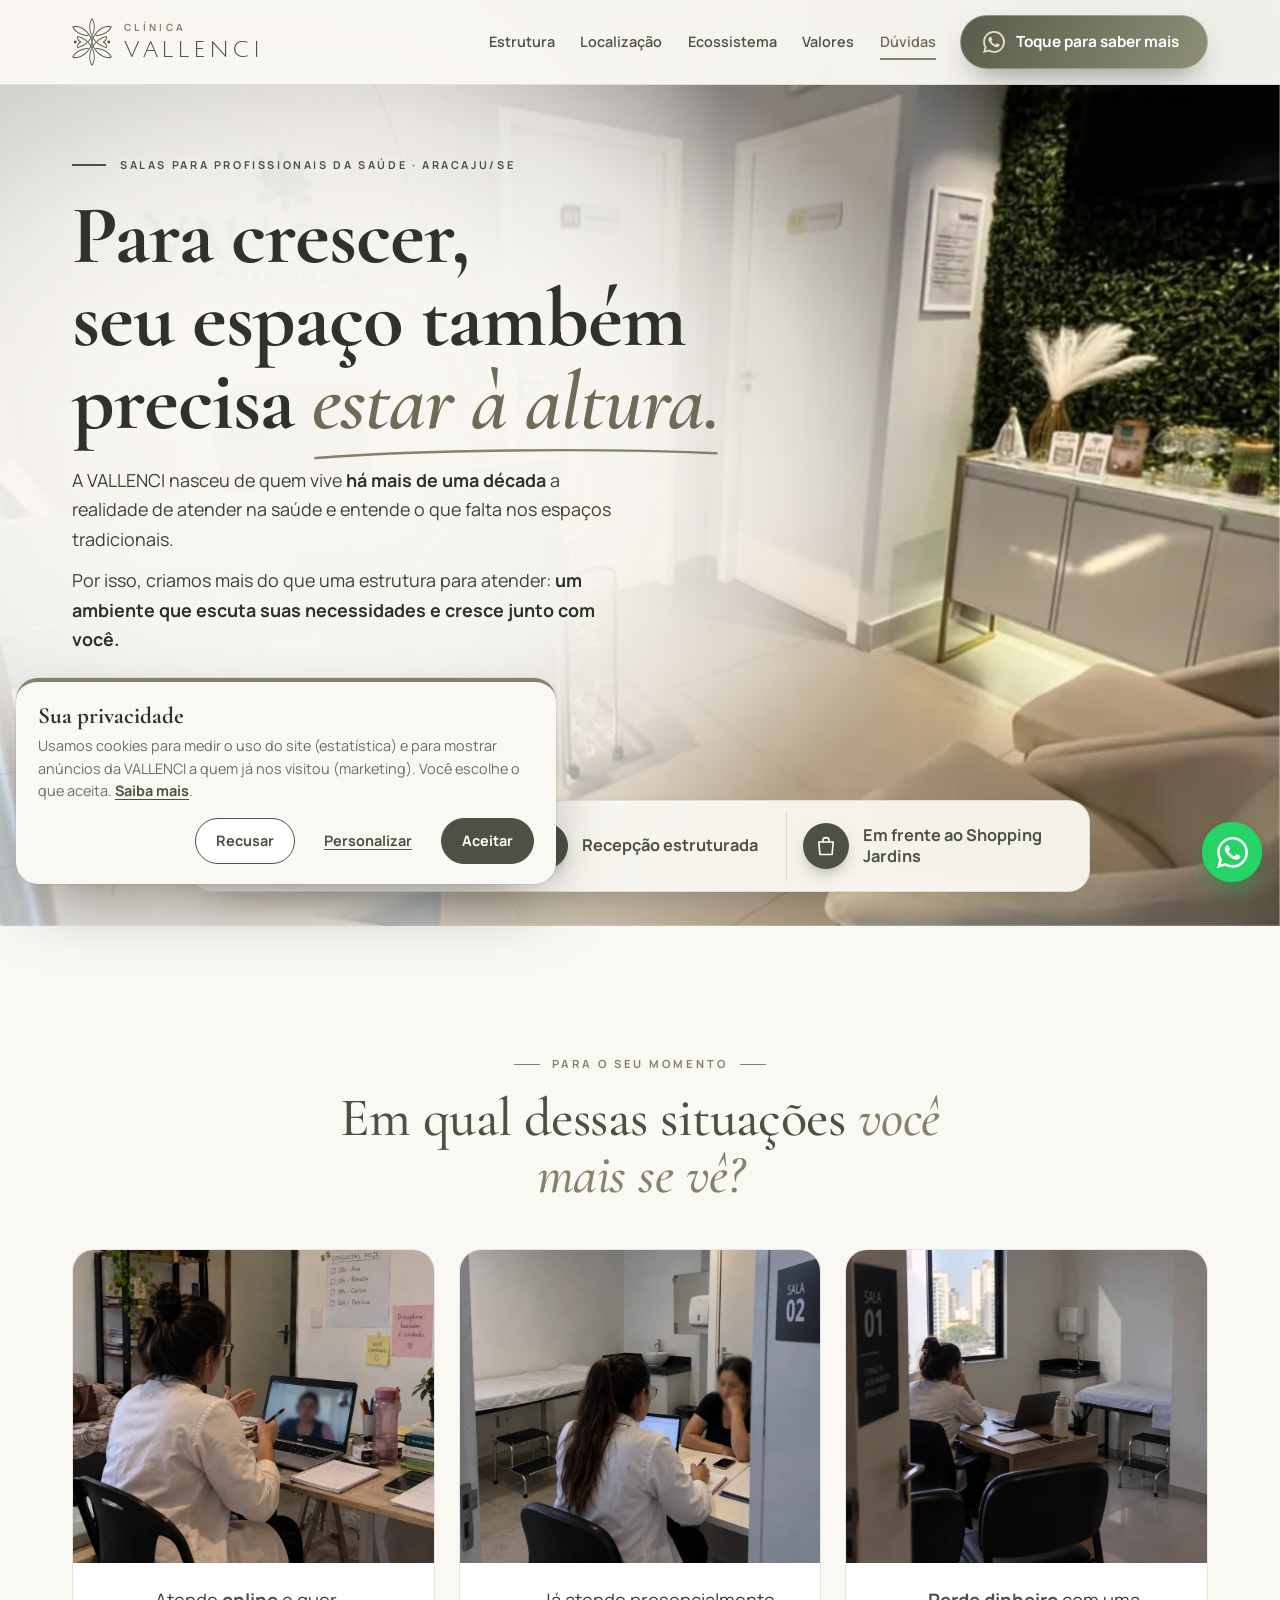
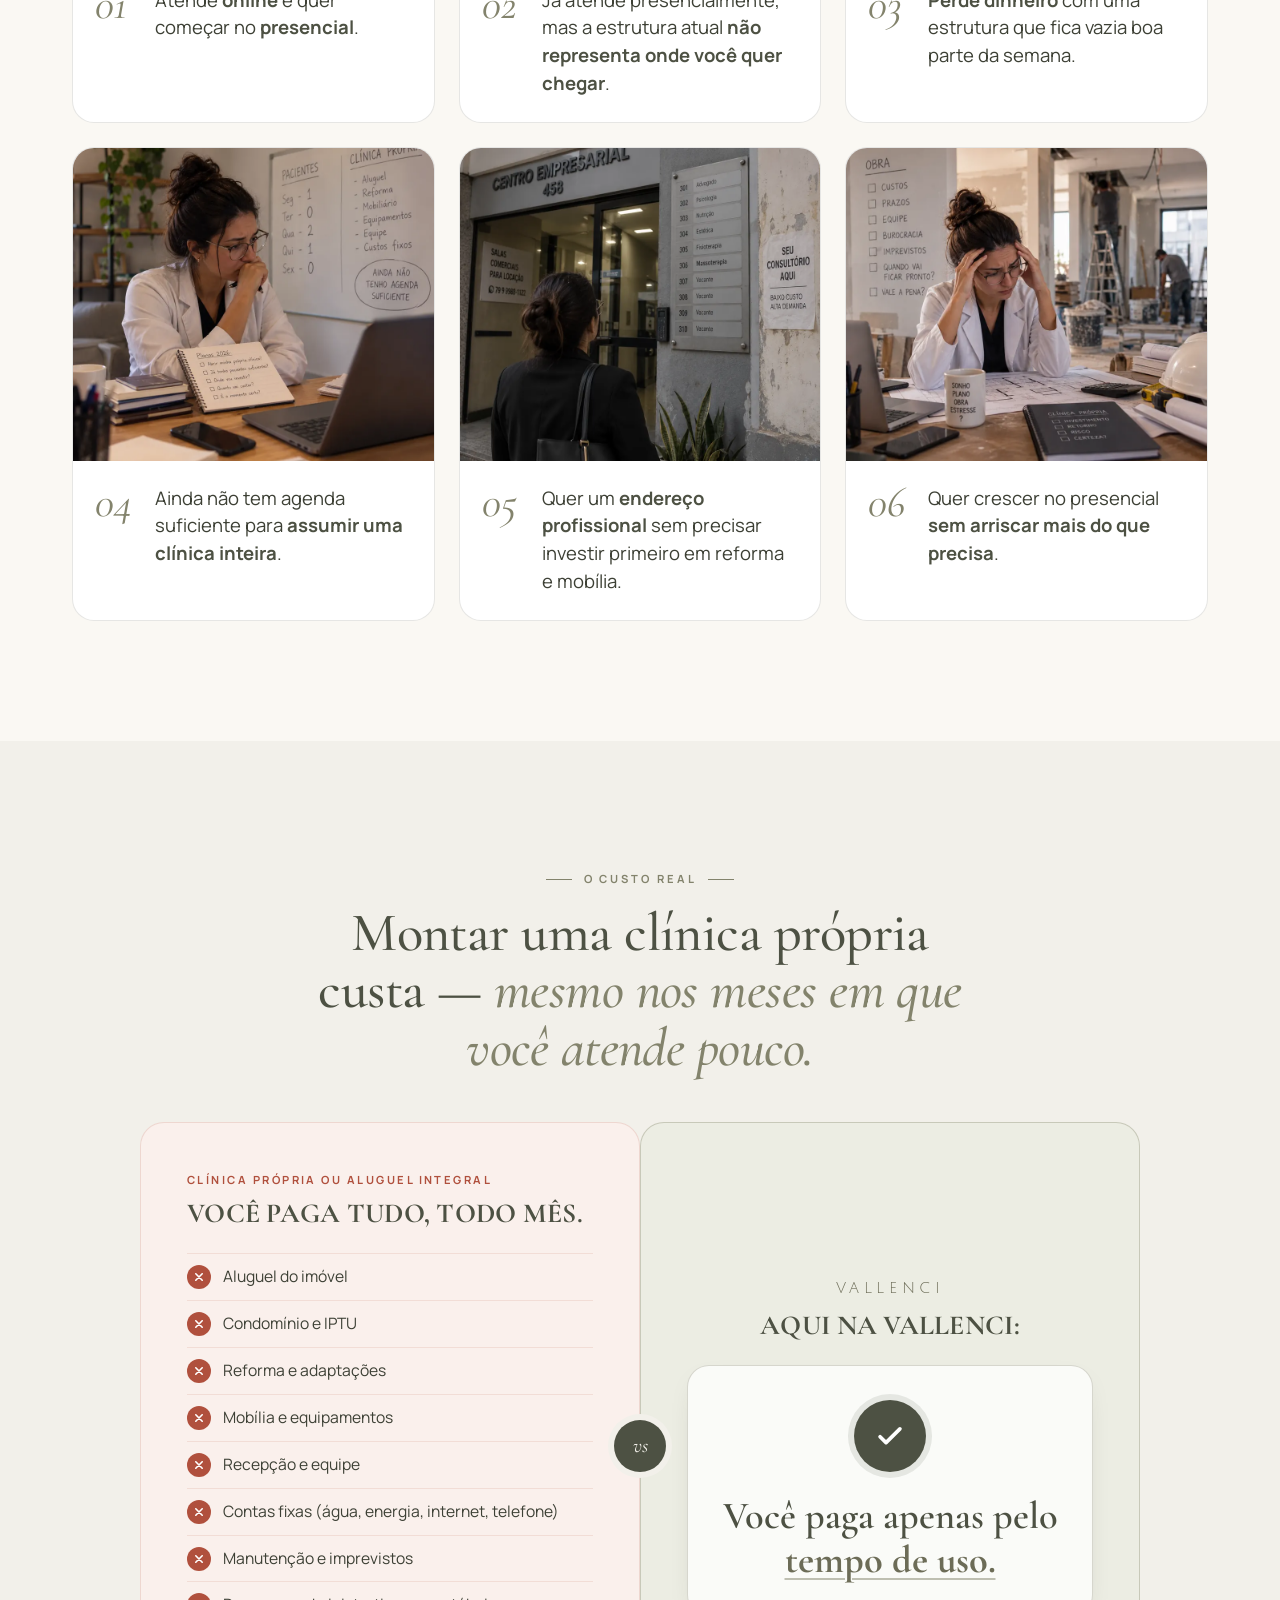
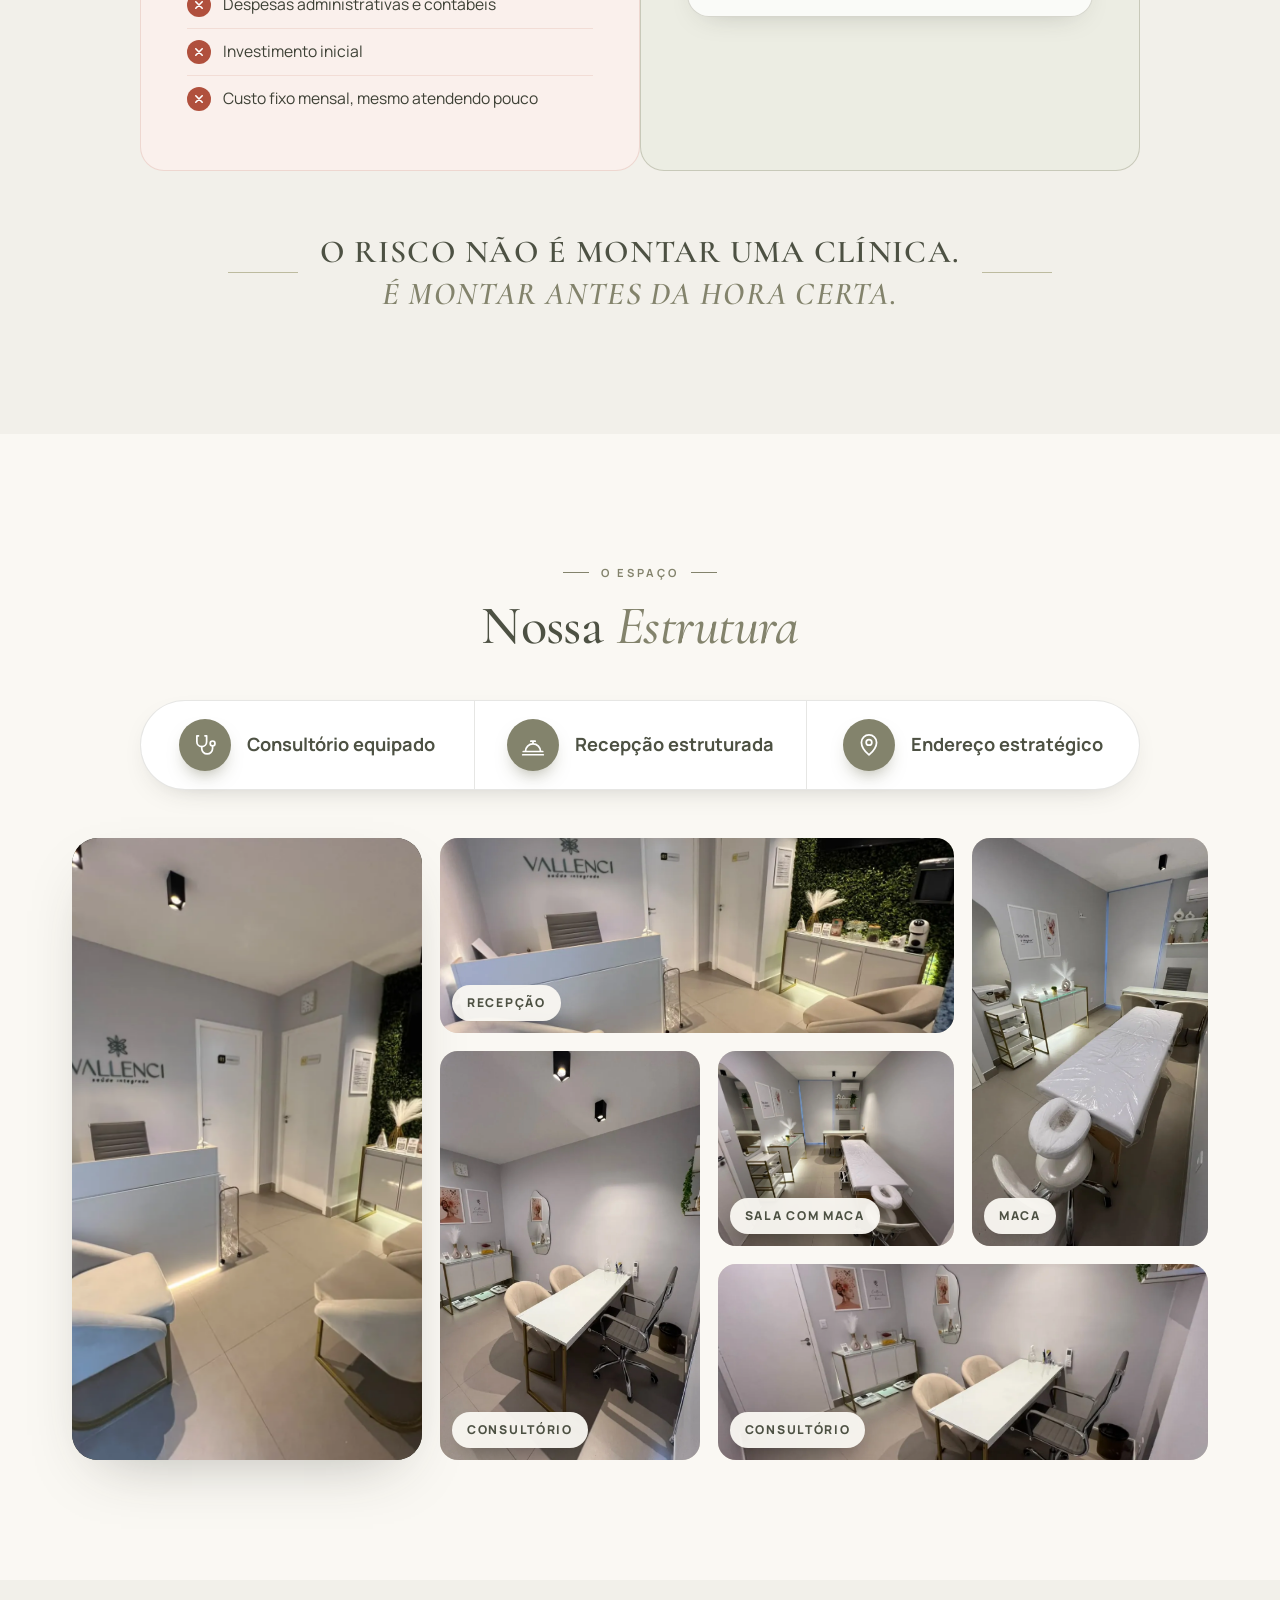
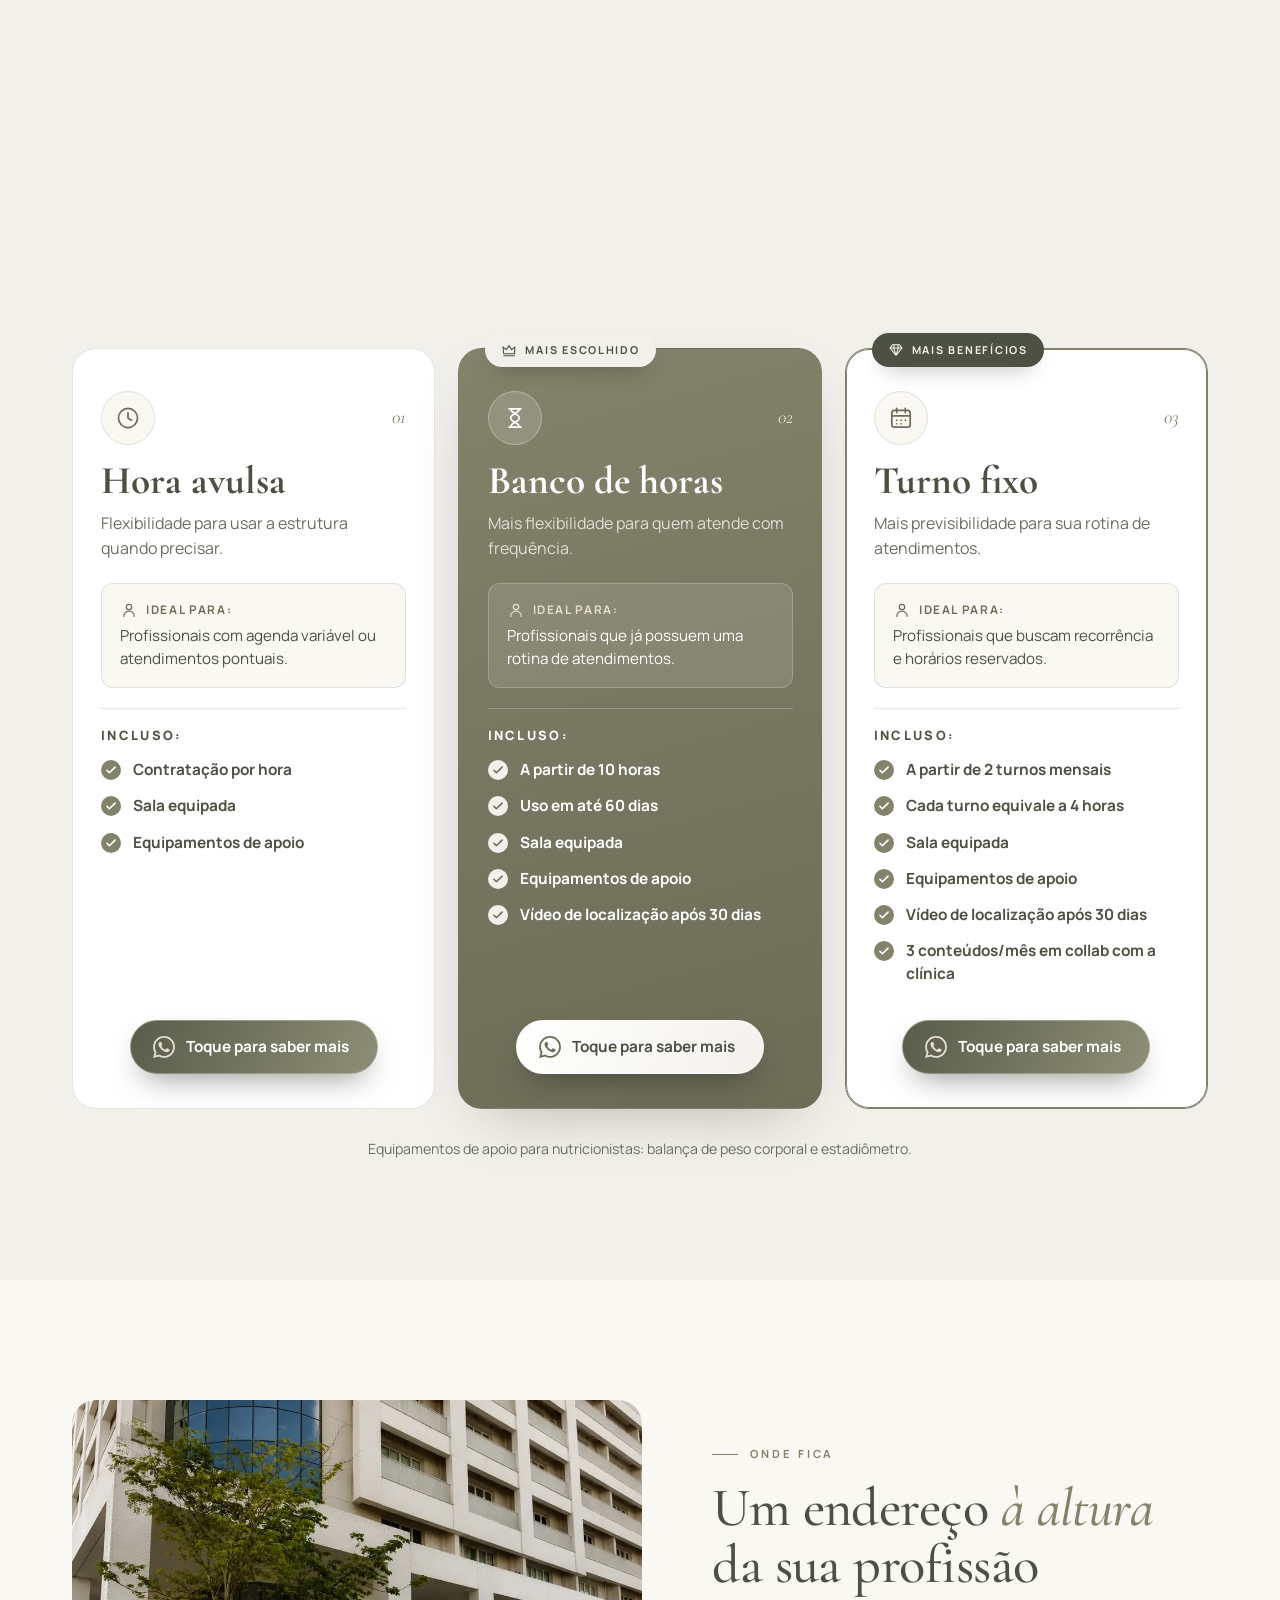
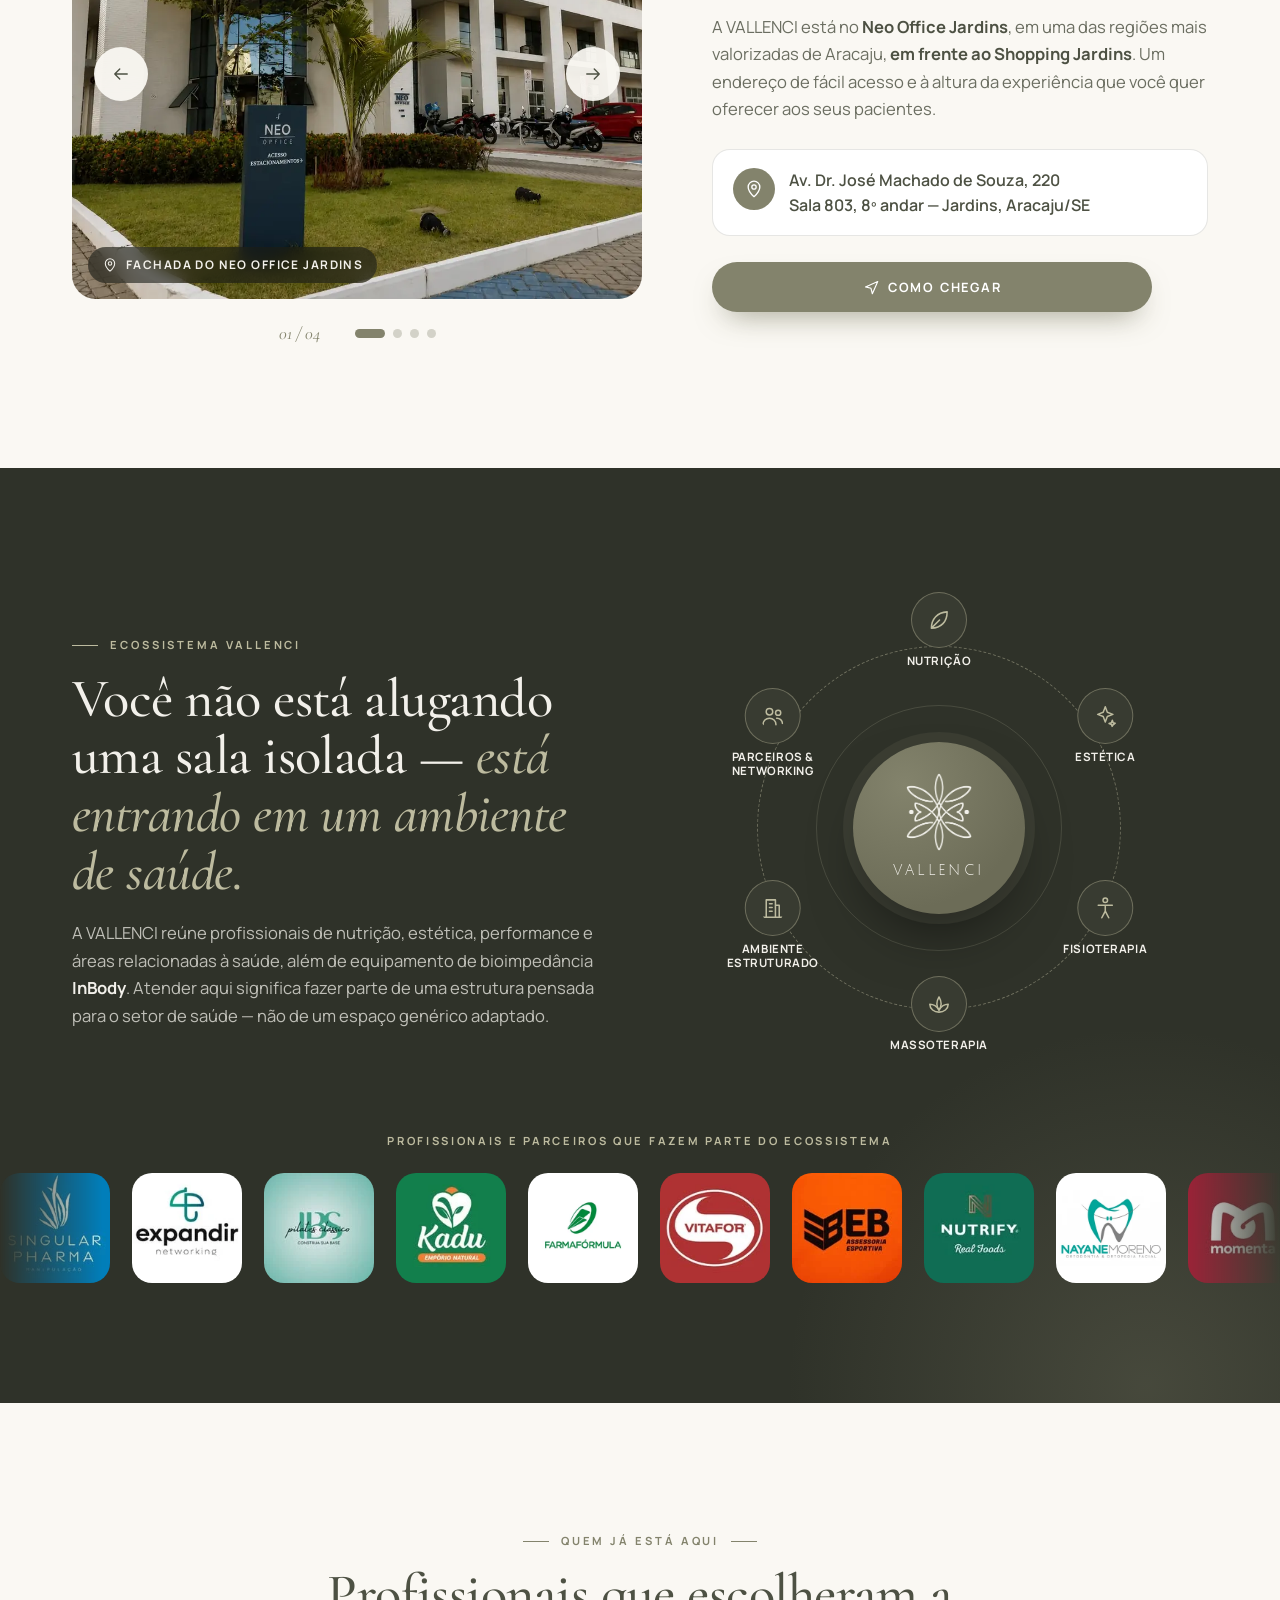
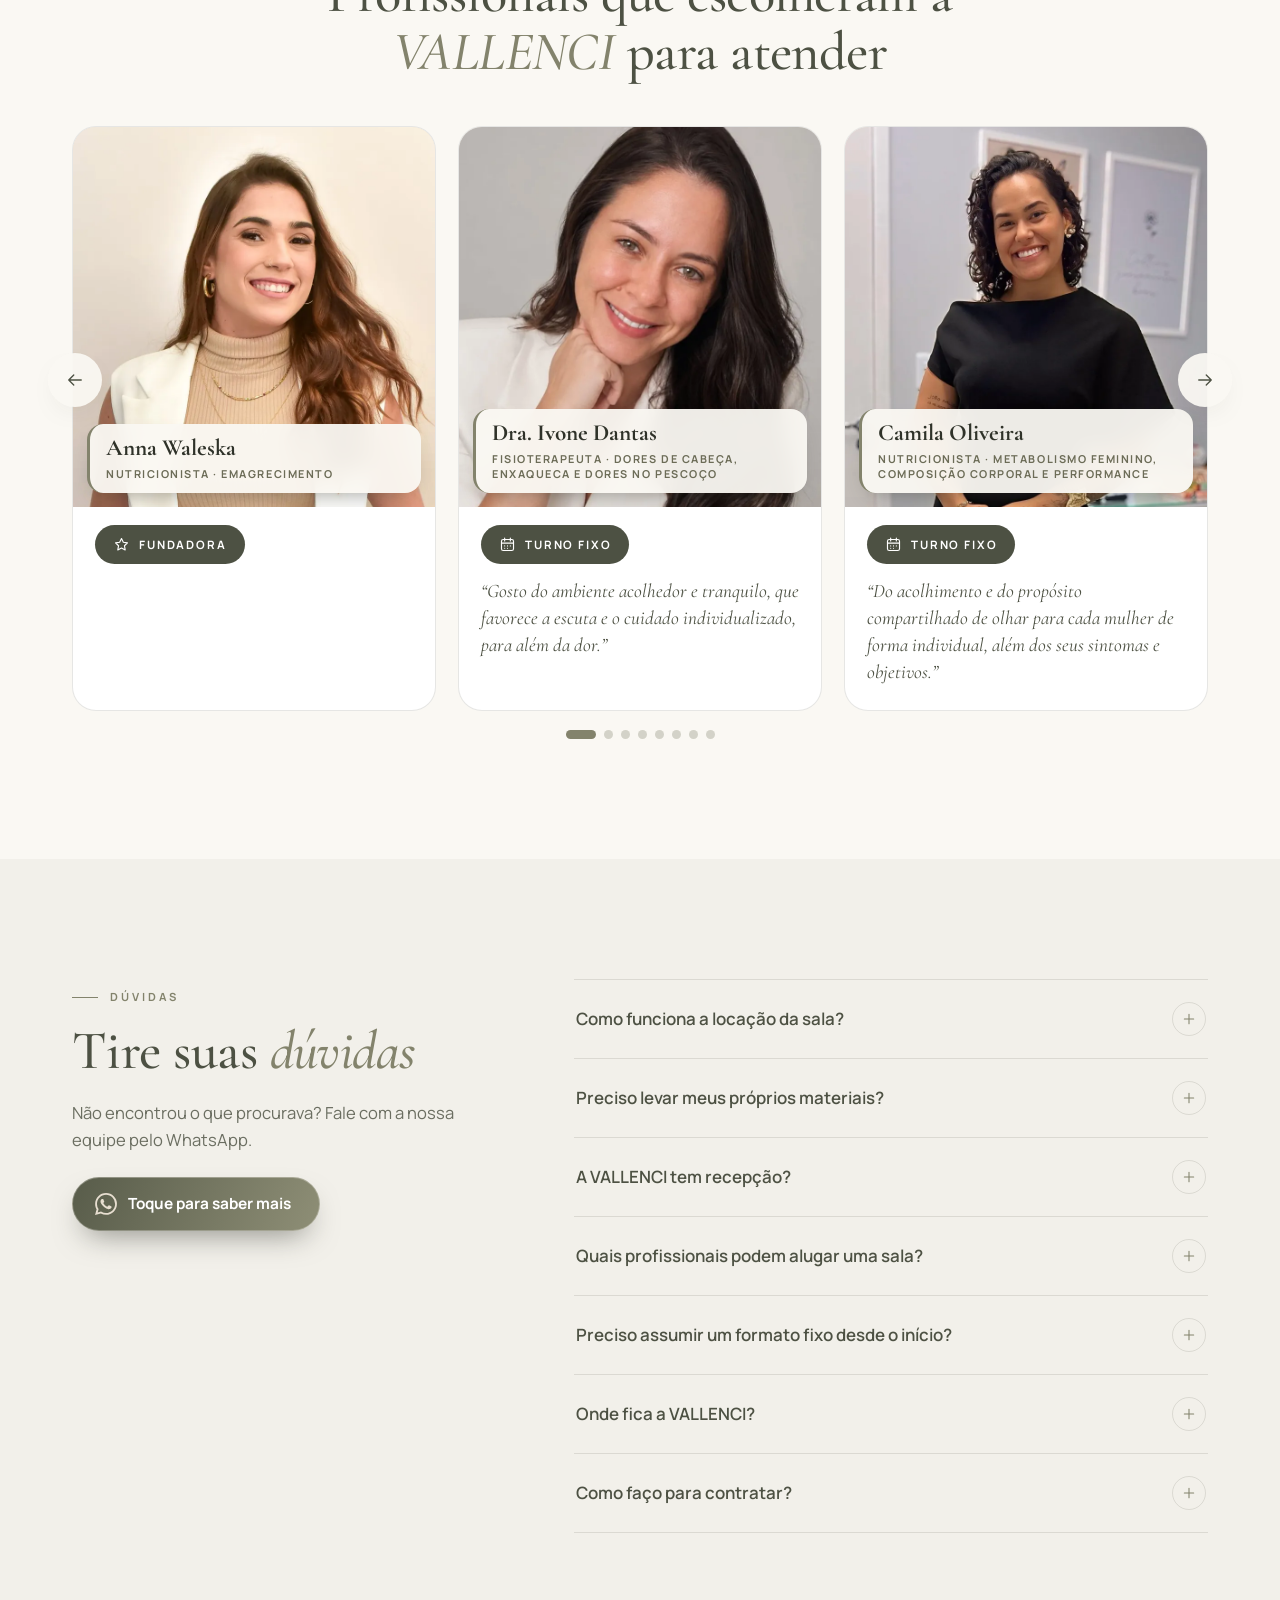
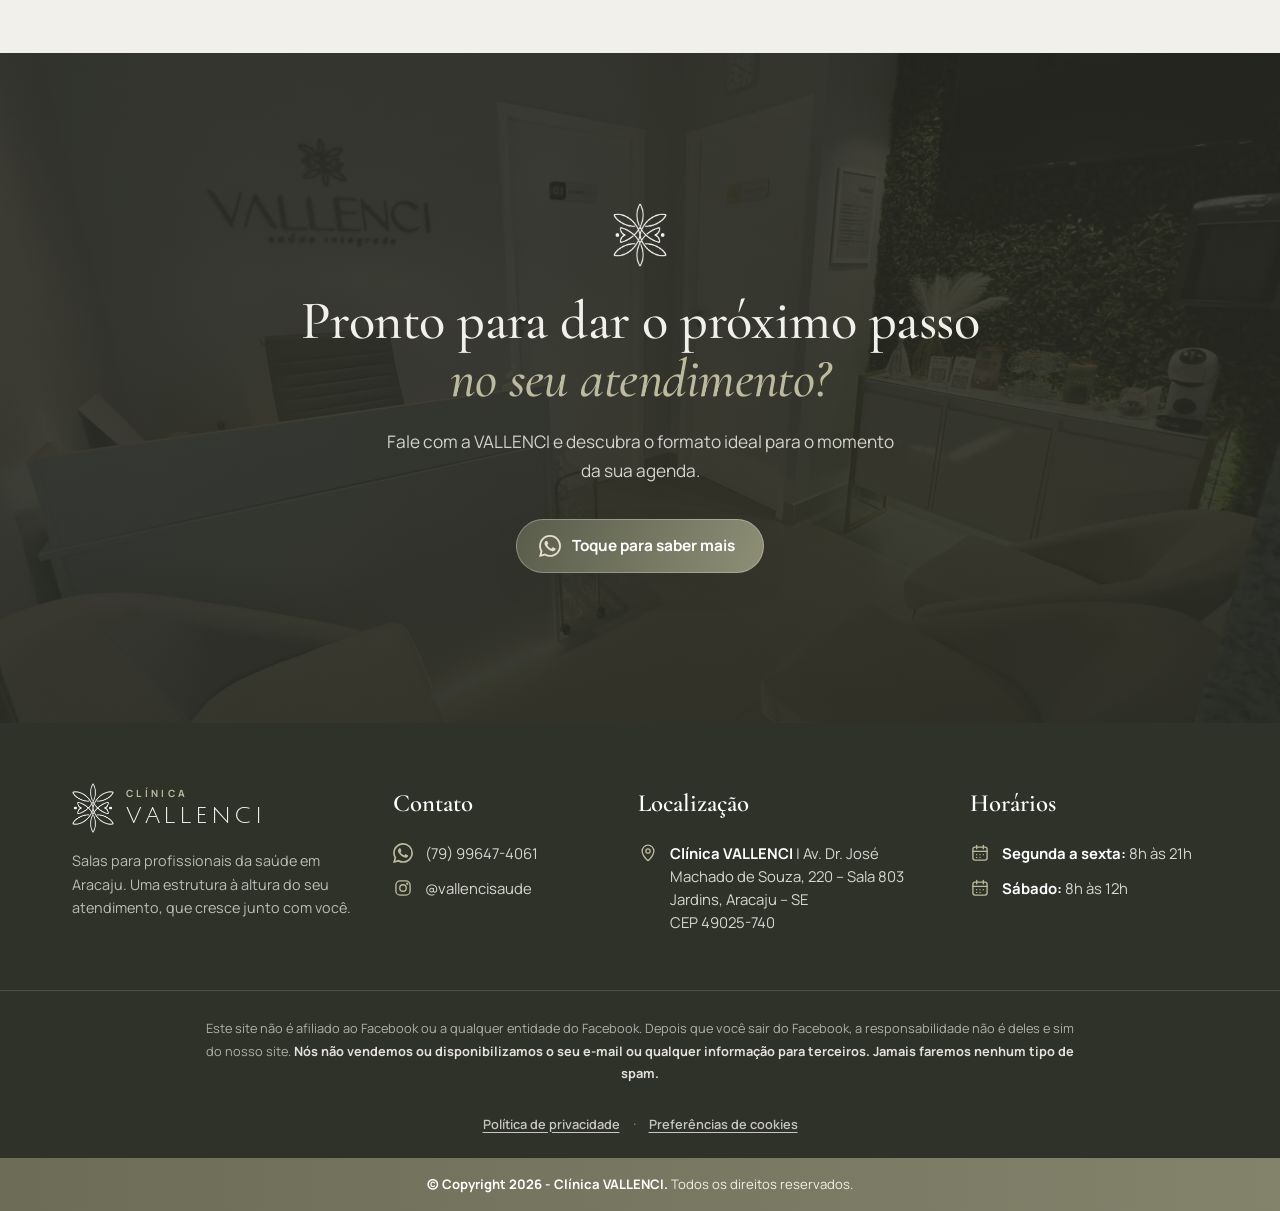
<file: index.html>
<!doctype html>
<html lang="pt-BR">

<head>
    <meta charset="utf-8">
    <meta name="viewport" content="width=device-width,initial-scale=1,viewport-fit=cover">

    <!-- Consentimento (LGPD): tudo negado por padrão; reaplica a escolha salva do visitante.
         Precisa vir antes do Google Tag Manager. O aviso fica no consent.js. -->
    <script>
        window.dataLayer = window.dataLayer || [];
        function gtag() { dataLayer.push(arguments); }
        gtag("consent", "default", {
            ad_storage: "denied", ad_user_data: "denied", ad_personalization: "denied",
            analytics_storage: "denied", wait_for_update: 500
        });
        gtag("set", "ads_data_redaction", true);
        (function () {
            try {
                var c = JSON.parse(localStorage.getItem("vl_consent") || "null");
                if (c && c.v === 1) {
                    gtag("consent", "update", {
                        analytics_storage: c.a ? "granted" : "denied",
                        ad_storage: c.m ? "granted" : "denied",
                        ad_user_data: c.m ? "granted" : "denied",
                        ad_personalization: c.m ? "granted" : "denied"
                    });
                    dataLayer.push({ event: "consent_update", consent_analytics: !!c.a, consent_marketing: !!c.m });
                }
            } catch (e) { }
        })();
    </script>
    <!-- Google Tag Manager: GA4, Google Ads, Meta, Clarity e Tintim são configurados no painel do GTM -->
    <script>(function (w, d, s, l, i) {
            w[l] = w[l] || []; w[l].push({ "gtm.start": new Date().getTime(), event: "gtm.js" }); var f = d.getElementsByTagName(s)[0],
                j = d.createElement(s), dl = l != "dataLayer" ? "&l=" + l : ""; j.async = true; j.src =
                    "https://www.googletagmanager.com/gtm.js?id=" + i + dl; f.parentNode.insertBefore(j, f);
        })(window, document, "script", "dataLayer", "GTM-NFX8MX4W");</script>
    <!-- End Google Tag Manager -->
    <title>Clínica VALLENCI | Salas para profissionais da saúde em Aracaju</title>
    <meta name="description"
        content="Atenda seus pacientes em uma estrutura profissional no Neo Office Jardins, em frente ao Shopping Jardins, em Aracaju. Salas equipadas, recepção estruturada e formatos que acompanham a sua agenda.">
    <meta name="theme-color" content="#2f3229">

    <meta property="og:type" content="website">
    <meta property="og:locale" content="pt_BR">
    <meta property="og:title" content="Clínica VALLENCI | Salas para profissionais da saúde em Aracaju">
    <meta property="og:description"
        content="Estrutura profissional para atender seus pacientes, sem o custo e o risco de montar uma clínica própria.">
    <!-- Prévia ao compartilhar o link (WhatsApp, Instagram, Facebook). Precisa de endereço completo:
         se o endereço do site mudar, troque aqui, no canonical e nos dados da clínica abaixo. -->
    <link rel="canonical" href="https://vallencisaude.com.br/salas/">
    <meta property="og:site_name" content="Clínica VALLENCI">
    <meta property="og:url" content="https://vallencisaude.com.br/salas/">
    <meta property="og:image" content="https://vallencisaude.com.br/salas/assets/compartilhar-vallenci.jpg">
    <meta property="og:image:type" content="image/jpeg">
    <meta property="og:image:width" content="1200">
    <meta property="og:image:height" content="630">
    <meta property="og:image:alt" content="Clínica VALLENCI: salas para profissionais da saúde em Aracaju, em frente ao Shopping Jardins">
    <meta name="twitter:card" content="summary_large_image">

    <!-- Dados da clínica para o Google (endereço, horário, contato). Os mesmos do rodapé:
         se algo mudar lá, mude aqui também. Se o endereço do site mudar, troque em "@id", "url", "image" e "logo". -->
    <script type="application/ld+json">
    {
        "@context": "https://schema.org",
        "@type": "LocalBusiness",
        "@id": "https://vallencisaude.com.br/salas/#clinica",
        "name": "Clínica VALLENCI — Saúde Integrada",
        "alternateName": "VALLENCI",
        "description": "Salas para profissionais da saúde atenderem seus pacientes, com recepção estruturada, no Neo Office Jardins, em frente ao Shopping Jardins, em Aracaju.",
        "url": "https://vallencisaude.com.br/salas/",
        "image": "https://vallencisaude.com.br/salas/assets/compartilhar-vallenci.jpg",
        "logo": "https://vallencisaude.com.br/salas/assets/marca/logo-512.png",
        "telephone": "+55 79 99647-4061",
        "address": {
            "@type": "PostalAddress",
            "streetAddress": "Av. Dr. José Machado de Souza, 220, Sala 803, 8º andar, Neo Office Jardins",
            "addressLocality": "Aracaju",
            "addressRegion": "SE",
            "postalCode": "49025-740",
            "addressCountry": "BR"
        },
        "hasMap": "https://www.google.com/maps/search/?api=1&query=Neo+Office+Jardins%2C+Av.+Dr.+Jos%C3%A9+Machado+de+Souza%2C+220%2C+Jardins%2C+Aracaju+-+SE",
        "openingHoursSpecification": [
            { "@type": "OpeningHoursSpecification", "dayOfWeek": ["Monday", "Tuesday", "Wednesday", "Thursday", "Friday"], "opens": "08:00", "closes": "21:00" },
            { "@type": "OpeningHoursSpecification", "dayOfWeek": "Saturday", "opens": "08:00", "closes": "12:00" }
        ],
        "areaServed": { "@type": "City", "name": "Aracaju" },
        "sameAs": ["https://www.instagram.com/vallencisaude/"]
    }
    </script>

    <!-- Contato: número do WhatsApp só com dígitos, com DDI e DDD (ex.: 5579999999999). -->
    <meta name="whatsapp-number" content="5579996474061">
    <!-- Perfil do Instagram da clínica (URL completa). -->
    <meta name="instagram-url" content="https://www.instagram.com/vallencisaude/">

    <link rel="icon" type="image/png" href="assets/marca/favicon.png">
    <link rel="preconnect" href="https://fonts.googleapis.com">
    <link rel="preconnect" href="https://fonts.gstatic.com" crossorigin>
    <link
        href="https://fonts.googleapis.com/css2?family=Cormorant+Garamond:ital,wght@0,500;0,600;0,700;1,500;1,600&family=Julius+Sans+One&family=Manrope:wght@400;500;600;700&display=swap"
        rel="stylesheet">
    <link rel="preload" as="image" href="assets/hero-clinica-vallenci.webp" media="(min-width: 761px)">
    <link rel="preload" as="image" href="assets/estrutura/recepcao-02.webp" media="(max-width: 760px)">
    <link rel="stylesheet" href="styles.css?v=20261001-02">
</head>

<body>
    <!-- Google Tag Manager (noscript) -->
    <noscript><iframe src="https://www.googletagmanager.com/ns.html?id=GTM-NFX8MX4W" height="0" width="0"
            style="display:none;visibility:hidden"></iframe></noscript>
    <!-- End Google Tag Manager (noscript) -->
    <svg class="icon-sprite" aria-hidden="true" focusable="false">
        <symbol id="i-arrow-right" viewBox="0 0 24 24"><path d="M4.5 12h15M13.5 6l6 6-6 6"/></symbol>
        <symbol id="i-arrow-left" viewBox="0 0 24 24"><path d="M19.5 12h-15M10.5 6l-6 6 6 6"/></symbol>
        <symbol id="i-check" viewBox="0 0 24 24"><path d="M5 12.5l4.2 4.2L19 7"/></symbol>
        <symbol id="i-x" viewBox="0 0 24 24"><path d="M6.5 6.5l11 11M17.5 6.5l-11 11"/></symbol>
        <symbol id="i-plus" viewBox="0 0 24 24"><path d="M12 5v14M5 12h14"/></symbol>
        <symbol id="i-maca" viewBox="0 0 24 24"><path d="M2.5 12.5h19v2.8h-19zM5.5 15.3V20M18.5 15.3V20"/><path d="M14.5 12.5v-2a2 2 0 0 1 2-2h3a2 2 0 0 1 2 2v2"/><path d="M5.5 9.5h6"/></symbol>
        <symbol id="i-recepcao" viewBox="0 0 24 24"><path d="M3 18h18M5 18a7 7 0 0 1 14 0M12 11V8.5M10 8.5h4M2.5 21h19"/></symbol>
        <symbol id="i-pin" viewBox="0 0 24 24"><path d="M12 21.2s-7-6.1-7-11.6a7 7 0 0 1 14 0c0 5.5-7 11.6-7 11.6z"/><circle cx="12" cy="9.6" r="2.6"/></symbol>
        <symbol id="i-shopping" viewBox="0 0 24 24"><path d="M4.8 8h14.4l-1.1 12.5H5.9L4.8 8z"/><path d="M8.8 8V6.8a3.2 3.2 0 0 1 6.4 0V8"/></symbol>
        <symbol id="i-consultorio" viewBox="0 0 24 24"><path d="M6 3.5H4.5v5.5a4.5 4.5 0 0 0 9 0V3.5H12"/><path d="M9 13.5v1.8a5 5 0 0 0 10 0v-2.6"/><circle cx="19" cy="10.5" r="2.2"/></symbol>
        <symbol id="i-balanca" viewBox="0 0 24 24"><rect x="3.5" y="3.5" width="17" height="17" rx="4"/><path d="M8 10a5.5 5.5 0 0 1 8 0M12 10l1.6-2"/></symbol>
        <symbol id="i-relogio" viewBox="0 0 24 24"><circle cx="12" cy="12" r="8.8"/><path d="M12 7.2V12l3.2 2"/></symbol>
        <symbol id="i-rota" viewBox="0 0 24 24"><path d="M3.5 11 20.5 3.5 13 20.5l-1.9-7.6z"/></symbol>
        <symbol id="i-star" viewBox="0 0 24 24"><path d="M12 3.6l2.6 5.3 5.8.8-4.2 4.1 1 5.8-5.2-2.7-5.2 2.7 1-5.8-4.2-4.1 5.8-.8z"/></symbol>
        <symbol id="i-diamante" viewBox="0 0 24 24"><path d="M7 4h10l4 5-9 11L3 9l4-5zM3 9h18M10 4 8.5 9 12 20l3.5-11L14 4"/></symbol>
        <symbol id="i-folha" viewBox="0 0 24 24"><path d="M5 19.5C5 10.8 10.6 5 19.5 4.5 19.5 13.4 14 19.5 5 19.5zM5 19.5l7.5-7.5"/></symbol>
        <symbol id="i-brilho" viewBox="0 0 24 24"><path d="M12 3.5l1.9 5.1 5.1 1.9-5.1 1.9L12 17.5l-1.9-5.1-5.1-1.9 5.1-1.9zM18.5 16l.8 2.2 2.2.8-2.2.8-.8 2.2-.8-2.2-2.2-.8 2.2-.8z"/></symbol>
        <symbol id="i-corpo" viewBox="0 0 24 24"><circle cx="12" cy="4.8" r="2.1"/><path d="M5.5 9.5h13M12 9.5v5.3M8.8 21l3.2-6.2 3.2 6.2"/></symbol>
        <symbol id="i-lotus" viewBox="0 0 24 24"><path d="M12 19.5c-4.4 0-8.5-2.9-8.5-7.2 3.3 0 6.6 2.2 8.5 5.4 1.9-3.2 5.2-5.4 8.5-5.4 0 4.3-4.1 7.2-8.5 7.2z"/><path d="M12 17.7c-2.4-3.4-2.4-8.1 0-12.2 2.4 4.1 2.4 8.8 0 12.2z"/></symbol>
        <symbol id="i-pulso" viewBox="0 0 24 24"><path d="M2.5 12.5h4.3l2.4-6 5 12 2.5-6h4.8"/></symbol>
        <symbol id="i-grafico" viewBox="0 0 24 24"><path d="M3 20.5h18M6.5 17V11M12 17V6.5M17.5 17v-4"/></symbol>
        <symbol id="i-instagram" viewBox="0 0 24 24"><rect x="3.5" y="3.5" width="17" height="17" rx="5"/><circle cx="12" cy="12" r="3.9"/><circle cx="17.1" cy="6.9" r=".6"/></symbol>
        <symbol id="i-whatsapp" viewBox="0 0 24 24"><path class="fill" d="M17.47 14.38c-.3-.15-1.76-.87-2.03-.97-.27-.1-.47-.15-.67.15-.2.3-.77.97-.94 1.16-.17.2-.35.22-.64.08-.3-.15-1.26-.46-2.39-1.48-.88-.79-1.48-1.76-1.65-2.06-.17-.3-.02-.46.13-.6.13-.14.3-.35.45-.52.15-.18.2-.3.3-.5.1-.2.05-.37-.03-.52-.07-.15-.67-1.61-.92-2.2-.24-.58-.49-.5-.67-.51h-.57c-.2 0-.52.07-.79.37-.27.3-1.04 1.02-1.04 2.48s1.07 2.88 1.21 3.07c.15.2 2.1 3.2 5.08 4.49.71.31 1.26.49 1.7.63.71.23 1.36.2 1.87.12.57-.09 1.76-.72 2-1.41.25-.7.25-1.29.18-1.41-.08-.13-.28-.2-.57-.35m-5.42 7.4h-.01a9.87 9.87 0 0 1-5.03-1.38l-.36-.21-3.74.98 1-3.65-.24-.37a9.86 9.86 0 0 1-1.51-5.26c0-5.45 4.44-9.89 9.89-9.89 2.64 0 5.12 1.03 6.99 2.9a9.83 9.83 0 0 1 2.89 6.99c0 5.45-4.44 9.89-9.88 9.89m8.41-18.3A11.82 11.82 0 0 0 12.05 0C5.5 0 .16 5.34.16 11.89c0 2.1.55 4.14 1.59 5.95L.06 24l6.3-1.65a11.88 11.88 0 0 0 5.68 1.45h.01c6.55 0 11.89-5.34 11.89-11.89a11.82 11.82 0 0 0-3.48-8.41z"/></symbol>
        <symbol id="i-ampulheta" viewBox="0 0 24 24"><path d="M6.5 3.5h11M6.5 20.5h11M8 3.5c0 4.6 8 4.4 8 8.5s-8 3.9-8 8.5M16 3.5c0 4.6-8 4.4-8 8.5s8 3.9 8 8.5"/></symbol>
        <symbol id="i-calendario" viewBox="0 0 24 24"><rect x="3.5" y="5" width="17" height="15.5" rx="2.5"/><path d="M3.5 10h17M8 3v4M16 3v4M8 14h.01M12 14h.01M16 14h.01M8 17.3h.01M12 17.3h.01"/></symbol>
        <symbol id="i-pessoa" viewBox="0 0 24 24"><circle cx="12" cy="8" r="3.6"/><path d="M5 20.5a7 7 0 0 1 14 0"/></symbol>
        <symbol id="i-coroa" viewBox="0 0 24 24"><path d="M4 17.5 3 7.5l5 4 4-6 4 6 5-4-1 10zM4 20.5h16"/></symbol>
        <symbol id="i-predio" viewBox="0 0 24 24"><path d="M3.5 20.5h17M6 20.5V4.5h8.5v16M14.5 9.5H18v11M9 8h2.5M9 11.5h2.5M9 15h2.5"/></symbol>
        <symbol id="i-parceria" viewBox="0 0 24 24"><circle cx="9" cy="8" r="3"/><path d="M3 20a6 6 0 0 1 12 0"/><circle cx="17" cy="9" r="2.4"/><path d="M15.6 14.1A5 5 0 0 1 21 19"/></symbol>
    </svg>

    <a class="skip-link" href="#conteudo">Pular para o conteúdo</a>
    <div class="scroll-progress" id="scrollProgress" aria-hidden="true"></div>

    <header class="site-header" id="siteHeader">
        <div class="container header-inner">
            <a class="brand" href="#inicio" aria-label="Clínica VALLENCI — início">
                <img class="brand-symbol" src="assets/marca/simbolo-verde.webp" alt="" width="320" height="378">
                <span class="brand-text"><small>Clínica</small><strong>VALLENCI</strong></span>
            </a>
            <nav class="desktop-nav" aria-label="Navegação principal">
                <a href="#estrutura">Estrutura</a>
                <a href="#localizacao">Localização</a>
                <a href="#ecossistema">Ecossistema</a>
                <a href="#formatos">Valores</a>
                <a href="#duvidas">Dúvidas</a>
            </nav>
            <a class="btn-wa btn-wa-header" data-wa data-wa-origin="menu">
                        <svg class="icon icon-fill" aria-hidden="true"><use href="#i-whatsapp"/></svg><span>Toque para saber mais</span>
                    </a>
            <button class="menu-toggle" id="menuToggle" type="button" aria-label="Abrir menu" aria-expanded="false" aria-controls="mobileNav">
                <span></span><span></span>
            </button>
        </div>
    </header>

    <nav class="mobile-nav" id="mobileNav" aria-label="Navegação móvel">
        <a href="#estrutura">Estrutura</a>
        <a href="#localizacao">Localização</a>
        <a href="#ecossistema">Ecossistema</a>
        <a href="#formatos">Valores</a>
        <a href="#duvidas">Dúvidas</a>
        <a class="btn-wa" data-wa data-wa-origin="menu_mobile">
                        <svg class="icon icon-fill" aria-hidden="true"><use href="#i-whatsapp"/></svg><span>Toque para saber mais</span>
                    </a>
    </nav>
    <div class="nav-backdrop" id="navBackdrop"></div>


    <main id="conteudo">
        <!-- 02 · HERO -->
        <section class="hero" id="inicio" aria-labelledby="heroTitle">
            <picture class="hero-media">
                <source media="(max-width: 760px)" srcset="assets/estrutura/recepcao-02.webp">
                <img src="assets/hero-clinica-vallenci.webp" width="2048" height="768"
                    alt="Recepção e consultórios da Clínica VALLENCI, com poltronas, maca e mesas de atendimento" fetchpriority="high">
            </picture>
            <div class="hero-shade" aria-hidden="true"></div>
            <div class="hero-curves" aria-hidden="true"></div>

            <div class="container hero-inner">
                <div class="hero-copy">
                    <p class="hero-eyebrow">Salas para profissionais da saúde · Aracaju/SE</p>
                    <h1 id="heroTitle">
                        <span class="h1-line">Para crescer,</span>
                        <span class="h1-line">seu espaço também</span>
                        <span class="h1-line">precisa <em>estar à altura.</em></span>
                    </h1>
                    <p class="hero-lead">A VALLENCI nasceu de quem vive <strong>há mais de uma década</strong> a realidade
                        de atender na saúde e entende o que falta nos espaços tradicionais.</p>
                    <p class="hero-lead hero-lead-2">Por isso, criamos mais do que uma estrutura para atender:
                        <strong class="hero-strong">um ambiente que escuta suas necessidades e cresce junto com você.</strong></p>
                    <div class="hero-cta">
                        <a class="btn-wa" data-wa data-wa-origin="hero">
                            <svg class="icon icon-fill" aria-hidden="true"><use href="#i-whatsapp"/></svg><span>Toque para saber mais</span>
                        </a>
                    </div>
                </div>
            </div>

            <div class="container hero-perks-wrap">
                <ul class="hero-perks">
                    <li><span class="perk-icon"><svg class="icon" aria-hidden="true"><use href="#i-maca"/></svg></span><strong>Sala equipada</strong></li>
                    <li><span class="perk-icon"><svg class="icon" aria-hidden="true"><use href="#i-recepcao"/></svg></span><strong>Recepção estruturada</strong></li>
                    <li><span class="perk-icon"><svg class="icon" aria-hidden="true"><use href="#i-shopping"/></svg></span><strong>Em frente ao Shopping Jardins</strong></li>
                </ul>
            </div>
        </section>


        <!-- 03 · EM QUAL DESSAS SITUAÇÕES VOCÊ MAIS SE VÊ? -->
        <section class="section section-paper" id="situacoes" aria-labelledby="situacoesTitle">
            <div class="container">
                <div class="section-head section-head-center reveal">
                    <p class="eyebrow">Para o seu momento</p>
                    <h2 id="situacoesTitle">Em qual dessas situações <em>você mais se vê?</em></h2>
                </div>
                <div class="situations">
                    <article class="situation reveal">
                        <div class="situation-img"><img src="assets/situacoes/01-atende-online.webp" width="900" height="822" alt="Profissional em atendimento online, em casa, pelo notebook" loading="lazy"></div>
                        <div class="situation-body"><span class="num">01</span><p>Atende <strong>online</strong> e quer começar no <strong>presencial</strong>.</p></div>
                    </article>
                    <article class="situation reveal">
                        <div class="situation-img"><img src="assets/situacoes/02-estrutura-atual.webp" width="900" height="822" alt="Profissional atendendo em uma sala simples" loading="lazy"></div>
                        <div class="situation-body"><span class="num">02</span><p>Já atende presencialmente, mas a estrutura atual <strong>não representa onde você quer chegar</strong>.</p></div>
                    </article>
                    <article class="situation reveal">
                        <div class="situation-img"><img src="assets/situacoes/03-estrutura-vazia.webp" width="900" height="822" alt="Profissional sozinha em uma sala de atendimento vazia" loading="lazy"></div>
                        <div class="situation-body"><span class="num">03</span><p><strong>Perde dinheiro</strong> com uma estrutura que fica vazia boa parte da semana.</p></div>
                    </article>
                    <article class="situation reveal">
                        <div class="situation-img"><img src="assets/situacoes/04-agenda-insuficiente.webp" width="900" height="822" alt="Profissional preocupada diante de um quadro com poucos pacientes na semana" loading="lazy"></div>
                        <div class="situation-body"><span class="num">04</span><p>Ainda não tem agenda suficiente para <strong>assumir uma clínica inteira</strong>.</p></div>
                    </article>
                    <article class="situation reveal">
                        <div class="situation-img"><img src="assets/situacoes/05-endereco-profissional.webp" width="900" height="822" alt="Profissional em frente a um centro empresarial com salas para locação" loading="lazy"></div>
                        <div class="situation-body"><span class="num">05</span><p>Quer um <strong>endereço profissional</strong> sem precisar investir primeiro em reforma e mobília.</p></div>
                    </article>
                    <article class="situation reveal">
                        <div class="situation-img"><img src="assets/situacoes/06-crescer-sem-arriscar.webp" width="900" height="822" alt="Profissional preocupada em meio à obra de uma clínica própria" loading="lazy"></div>
                        <div class="situation-body"><span class="num">06</span><p>Quer crescer no presencial <strong>sem arriscar mais do que precisa</strong>.</p></div>
                    </article>
                </div>
            </div>
        </section>


        <!-- 04 · MONTAR UMA CLÍNICA PRÓPRIA CUSTA... -->
        <section class="section section-sand" id="custos" aria-labelledby="custosTitle">
            <div class="container">
                <div class="section-head section-head-center reveal">
                    <p class="eyebrow">O custo real</p>
                    <h2 id="custosTitle">Montar uma clínica própria custa — <em>mesmo nos meses em que você atende
                            pouco.</em></h2>
                </div>

                <div class="compare">
                    <article class="compare-card compare-own reveal">
                        <p class="compare-label">Clínica própria ou aluguel integral</p>
                        <h3>Você paga tudo, todo mês.</h3>
                        <ul class="cost-list">
                            <li><span class="x-badge"><svg class="icon" aria-hidden="true"><use href="#i-x"/></svg></span>Aluguel do imóvel</li>
                            <li><span class="x-badge"><svg class="icon" aria-hidden="true"><use href="#i-x"/></svg></span>Condomínio e IPTU</li>
                            <li><span class="x-badge"><svg class="icon" aria-hidden="true"><use href="#i-x"/></svg></span>Reforma e adaptações</li>
                            <li><span class="x-badge"><svg class="icon" aria-hidden="true"><use href="#i-x"/></svg></span>Mobília e equipamentos</li>
                            <li><span class="x-badge"><svg class="icon" aria-hidden="true"><use href="#i-x"/></svg></span>Recepção e equipe</li>
                            <li><span class="x-badge"><svg class="icon" aria-hidden="true"><use href="#i-x"/></svg></span>Contas fixas (água, energia, internet, telefone)</li>
                            <li><span class="x-badge"><svg class="icon" aria-hidden="true"><use href="#i-x"/></svg></span>Manutenção e imprevistos</li>
                            <li><span class="x-badge"><svg class="icon" aria-hidden="true"><use href="#i-x"/></svg></span>Despesas administrativas e contábeis</li>
                            <li><span class="x-badge"><svg class="icon" aria-hidden="true"><use href="#i-x"/></svg></span>Investimento inicial</li>
                            <li><span class="x-badge"><svg class="icon" aria-hidden="true"><use href="#i-x"/></svg></span>Custo fixo mensal, mesmo atendendo pouco</li>
                        </ul>
                    </article>

                    <span class="compare-vs" aria-hidden="true">vs</span>

                    <article class="compare-card compare-vallenci reveal">
                        <p class="compare-label">VALLENCI</p>
                        <h3>Aqui na VALLENCI:</h3>
                        <div class="compare-highlight">
                            <span class="check-badge"><svg class="icon" aria-hidden="true"><use href="#i-check"/></svg></span>
                            <p>Você paga apenas pelo <strong>tempo de uso.</strong></p>
                        </div>
                    </article>
                </div>

                <p class="closing-quote reveal"><span class="closing-text"><span>O risco não é montar uma clínica.</span><em>É montar antes da hora certa.</em></span></p>
            </div>
        </section>


        <!-- 05 · NOSSA ESTRUTURA -->
        <section class="section section-paper" id="estrutura" aria-labelledby="estruturaTitle">
            <div class="container">
                <div class="section-head section-head-center reveal">
                    <p class="eyebrow">O espaço</p>
                    <h2 id="estruturaTitle">Nossa <em>Estrutura</em></h2>
                </div>

                <ul class="features reveal">
                    <li><span class="feature-icon"><svg class="icon" aria-hidden="true"><use href="#i-consultorio"/></svg></span><strong>Consultório equipado</strong></li>
                    <li><span class="feature-icon"><svg class="icon" aria-hidden="true"><use href="#i-recepcao"/></svg></span><strong>Recepção estruturada</strong></li>
                    <li><span class="feature-icon"><svg class="icon" aria-hidden="true"><use href="#i-pin"/></svg></span><strong>Endereço estratégico</strong></li>
                </ul>

                <div class="showcase reveal">
                    <!-- Vídeo vertical de apresentação: quando o arquivo chegar, troque a <img> abaixo por
                         <video src="assets/video/apresentacao.mp4" poster="assets/estrutura/recepcao-02.webp"
                                autoplay muted loop playsinline preload="metadata"></video> -->
                    <div class="showcase-video">
                        <img src="assets/estrutura/recepcao-02.webp" width="960" height="1280" alt="Recepção da VALLENCI com o logotipo na parede" loading="lazy">
                    </div>
                    <div class="collage">
                        <figure class="c-a"><img src="assets/estrutura/recepcao-01.webp" width="1280" height="960" alt="Recepção com balcão, poltronas e parede verde" loading="lazy"><figcaption>Recepção</figcaption></figure>
                        <figure class="c-b"><img src="assets/estrutura/sala-maca-03.webp" width="960" height="1280" alt="Maca e cadeira de atendimento" loading="lazy"><figcaption>Maca</figcaption></figure>
                        <figure class="c-c"><img src="assets/estrutura/consultorio-02.webp" width="960" height="1280" alt="Consultório com mesa, cadeira executiva e balança" loading="lazy"><figcaption>Consultório</figcaption></figure>
                        <figure class="c-d"><img src="assets/estrutura/sala-maca-01.webp" width="1280" height="960" alt="Sala de atendimento com maca, mesa e espelho" loading="lazy"><figcaption>Sala com maca</figcaption></figure>
                        <figure class="c-e"><img src="assets/estrutura/consultorio-01.webp" width="1280" height="960" alt="Consultório com mesa de atendimento, cadeiras e aparador" loading="lazy"><figcaption>Consultório</figcaption></figure>
                    </div>
                </div>
            </div>
        </section>

        <!-- 09 · COMO FUNCIONA -->
        <section class="section section-sand" id="formatos" aria-labelledby="formatosTitle">
            <div class="container">
                <div class="section-head section-head-center reveal">
                    <p class="eyebrow">Como funciona</p>
                    <h2 id="formatosTitle">Sua estrutura, no formato <em>da sua agenda</em></h2>
                    <p class="section-sub">Escolha a modalidade que melhor acompanha sua rotina de atendimentos.</p>
                </div>

                <div class="plans">
                    <article class="plan reveal">
                        <div class="plan-top"><span class="plan-icon"><svg class="icon" aria-hidden="true"><use href="#i-relogio"/></svg></span><p class="plan-num">01</p></div>
                        <h3>Hora avulsa</h3>
                        <p class="plan-tagline">Flexibilidade para usar a estrutura quando precisar.</p>
                        <div class="plan-ideal">
                            <span><svg class="icon" aria-hidden="true"><use href="#i-pessoa"/></svg>Ideal para:</span>
                            <p>Profissionais com agenda variável ou atendimentos pontuais.</p>
                        </div>
                        <p class="plan-included-title"><strong>Incluso:</strong></p>
                        <ul class="plan-list">
                            <li><svg class="icon" aria-hidden="true"><use href="#i-check"/></svg>Contratação por hora</li>
                            <li><svg class="icon" aria-hidden="true"><use href="#i-check"/></svg>Sala equipada</li>
                            <li><svg class="icon" aria-hidden="true"><use href="#i-check"/></svg>Equipamentos de apoio</li>
                        </ul>
                        <a class="btn-wa" data-wa data-wa-origin="plano_hora_avulsa">
                        <svg class="icon icon-fill" aria-hidden="true"><use href="#i-whatsapp"/></svg><span>Toque para saber mais</span>
                    </a>
                    </article>

                    <article class="plan plan-featured reveal">
                        <p class="plan-badge"><svg class="icon" aria-hidden="true"><use href="#i-coroa"/></svg>Mais escolhido</p>
                        <div class="plan-top"><span class="plan-icon"><svg class="icon" aria-hidden="true"><use href="#i-ampulheta"/></svg></span><p class="plan-num">02</p></div>
                        <h3>Banco de horas</h3>
                        <p class="plan-tagline">Mais flexibilidade para quem atende com frequência.</p>
                        <div class="plan-ideal">
                            <span><svg class="icon" aria-hidden="true"><use href="#i-pessoa"/></svg>Ideal para:</span>
                            <p>Profissionais que já possuem uma rotina de atendimentos.</p>
                        </div>
                        <p class="plan-included-title"><strong>Incluso:</strong></p>
                        <ul class="plan-list">
                            <li><svg class="icon" aria-hidden="true"><use href="#i-check"/></svg>A partir de 10 horas</li>
                            <li><svg class="icon" aria-hidden="true"><use href="#i-check"/></svg>Uso em até 60 dias</li>
                            <li><svg class="icon" aria-hidden="true"><use href="#i-check"/></svg>Sala equipada</li>
                            <li><svg class="icon" aria-hidden="true"><use href="#i-check"/></svg>Equipamentos de apoio</li>
                            <li><svg class="icon" aria-hidden="true"><use href="#i-check"/></svg>Vídeo de localização após 30 dias</li>
                        </ul>
                        <a class="btn-wa" data-wa data-wa-origin="plano_banco_de_horas">
                        <svg class="icon icon-fill" aria-hidden="true"><use href="#i-whatsapp"/></svg><span>Toque para saber mais</span>
                    </a>
                    </article>

                    <article class="plan plan-premium reveal">
                        <p class="plan-badge"><svg class="icon" aria-hidden="true"><use href="#i-diamante"/></svg>Mais benefícios</p>
                        <div class="plan-top"><span class="plan-icon"><svg class="icon" aria-hidden="true"><use href="#i-calendario"/></svg></span><p class="plan-num">03</p></div>
                        <h3>Turno fixo</h3>
                        <p class="plan-tagline">Mais previsibilidade para sua rotina de atendimentos.</p>
                        <div class="plan-ideal">
                            <span><svg class="icon" aria-hidden="true"><use href="#i-pessoa"/></svg>Ideal para:</span>
                            <p>Profissionais que buscam recorrência e horários reservados.</p>
                        </div>
                        <p class="plan-included-title"><strong>Incluso:</strong></p>
                        <ul class="plan-list">
                            <li><svg class="icon" aria-hidden="true"><use href="#i-check"/></svg>A partir de 2 turnos mensais</li>
                            <li><svg class="icon" aria-hidden="true"><use href="#i-check"/></svg>Cada turno equivale a 4 horas</li>
                            <li><svg class="icon" aria-hidden="true"><use href="#i-check"/></svg>Sala equipada</li>
                            <li><svg class="icon" aria-hidden="true"><use href="#i-check"/></svg>Equipamentos de apoio</li>
                            <li><svg class="icon" aria-hidden="true"><use href="#i-check"/></svg>Vídeo de localização após 30 dias</li>
                            <li><svg class="icon" aria-hidden="true"><use href="#i-check"/></svg>3 conteúdos/mês em collab com a clínica</li>
                        </ul>
                        <a class="btn-wa" data-wa data-wa-origin="plano_turno_fixo">
                        <svg class="icon icon-fill" aria-hidden="true"><use href="#i-whatsapp"/></svg><span>Toque para saber mais</span>
                    </a>
                    </article>
                </div>

                <p class="plans-note reveal">Equipamentos de apoio para nutricionistas: balança de peso corporal e estadiômetro.</p>
            </div>
        </section>


        <!-- 06 · LOCALIZAÇÃO -->
        <section class="section section-paper" id="localizacao" aria-labelledby="localTitle">
            <div class="container location-grid">
                <div class="carousel carousel-photos carousel-location reveal" data-carousel data-autoplay="4800" aria-roledescription="carrossel" aria-label="Fotos do Neo Office Jardins">
                    <div class="carousel-viewport" tabindex="0">
                        <div class="carousel-track">
                            <figure class="carousel-slide photo-slide photo-cover">
                                <img class="photo-img" src="assets/localizacao/fachada-neo-office.webp" width="1200" height="900" alt="Fachada do Neo Office Jardins com totem de identificação" loading="lazy">
                                <figcaption><svg class="icon" aria-hidden="true"><use href="#i-pin"/></svg>Fachada do Neo Office Jardins</figcaption>
                            </figure>
                            <figure class="carousel-slide photo-slide photo-cover">
                                <img class="photo-img" src="assets/localizacao/entrada-neo-office.webp" width="1200" height="900" alt="Entrada do prédio com faixa de pedestres e palmeiras" loading="lazy">
                                <figcaption><svg class="icon" aria-hidden="true"><use href="#i-pin"/></svg>Entrada do prédio</figcaption>
                            </figure>
                            <figure class="carousel-slide photo-slide photo-cover">
                                <img class="photo-img" src="assets/localizacao/acesso-shopping-jardins.webp" width="1200" height="900" alt="Área externa do prédio com o Shopping Jardins ao fundo" loading="lazy">
                                <figcaption><svg class="icon" aria-hidden="true"><use href="#i-pin"/></svg>Área externa com vista para o Shopping Jardins</figcaption>
                            </figure>
                            <figure class="carousel-slide photo-slide photo-cover photo-aerial">
                                <img class="photo-img" src="assets/localizacao/vista-aerea-shopping-jardins.webp" width="1200" height="1200" alt="Vista aérea mostrando o prédio em frente ao Shopping Jardins" loading="lazy">
                            </figure>
                        </div>
                    </div>
                    <button class="carousel-btn prev" type="button" aria-label="Foto anterior"><svg class="icon" aria-hidden="true"><use href="#i-arrow-left"/></svg></button>
                    <button class="carousel-btn next" type="button" aria-label="Próxima foto"><svg class="icon" aria-hidden="true"><use href="#i-arrow-right"/></svg></button>
                    <div class="carousel-footer">
                        <span class="carousel-counter" aria-live="polite"></span>
                        <div class="carousel-dots"></div>
                    </div>
                </div>

                <div class="location-copy reveal">
                    <p class="eyebrow">Onde fica</p>
                    <h2 id="localTitle">Um endereço <em>à altura</em> da sua profissão</h2>
                    <p class="section-sub">A VALLENCI está no <strong>Neo Office Jardins</strong>, em uma das regiões mais
                        valorizadas de Aracaju, <strong>em frente ao Shopping Jardins</strong>. Um endereço de fácil acesso
                        e à altura da experiência que você quer oferecer aos seus pacientes.</p>
                    <address class="address-card">
                        <span class="address-icon"><svg class="icon" aria-hidden="true"><use href="#i-pin"/></svg></span>
                        <span>Av. Dr. José Machado de Souza, 220<br>Sala 803, 8º andar — Jardins, Aracaju/SE</span>
                    </address>
                    <a class="btn btn-primary btn-block" data-maps target="_blank" rel="noopener noreferrer"
                        href="https://www.google.com/maps/search/?api=1&amp;query=Neo+Office+Jardins%2C+Av.+Dr.+Jos%C3%A9+Machado+de+Souza%2C+220%2C+Jardins%2C+Aracaju+-+SE">
                        <svg class="icon" aria-hidden="true"><use href="#i-rota"/></svg>Como chegar
                    </a>
                </div>
            </div>
        </section>


        <!-- 07 · ECOSSISTEMA VALLENCI -->
        <section class="section section-dark ecosystem" id="ecossistema" aria-labelledby="ecoTitle">
            <div class="container eco-grid">
                <div class="eco-copy reveal">
                    <p class="eyebrow eyebrow-light">Ecossistema VALLENCI</p>
                    <h2 id="ecoTitle">Você não está alugando uma sala isolada — <em>está entrando em um ambiente de
                            saúde.</em></h2>
                    <p class="section-sub">A VALLENCI reúne profissionais de nutrição, estética, performance e áreas
                        relacionadas à saúde, além de equipamento de bioimpedância <strong>InBody</strong>. Atender aqui
                        significa fazer parte de uma estrutura pensada para o setor de saúde — não de um espaço genérico
                        adaptado.</p>
                </div>

                <div class="eco-orbit reveal" aria-label="Áreas que fazem parte do ecossistema VALLENCI">
                    <div class="orbit-ring" aria-hidden="true"></div>
                    <div class="orbit-core">
                        <img src="assets/marca/simbolo-creme.webp" alt="" width="320" height="378" loading="lazy">
                        <span>VALLENCI</span>
                    </div>
                    <ul class="orbit-nodes">
                        <li style="--i:0"><span><svg class="icon" aria-hidden="true"><use href="#i-folha"/></svg>Nutrição</span></li>
                        <li style="--i:1"><span><svg class="icon" aria-hidden="true"><use href="#i-brilho"/></svg>Estética</span></li>
                        <li style="--i:2"><span><svg class="icon" aria-hidden="true"><use href="#i-corpo"/></svg>Fisioterapia</span></li>
                        <li style="--i:3"><span><svg class="icon" aria-hidden="true"><use href="#i-lotus"/></svg>Massoterapia</span></li>
                        <li style="--i:4"><span><svg class="icon" aria-hidden="true"><use href="#i-predio"/></svg>Ambiente estruturado</span></li>
                        <li style="--i:5"><span><svg class="icon" aria-hidden="true"><use href="#i-parceria"/></svg>Parceiros &amp; Networking</span></li>
                    </ul>
                </div>
            </div>

            <div class="partners reveal">
                <p class="partners-title">Profissionais e parceiros que fazem parte do ecossistema</p>
                <div class="marquee">
                    <!-- Para adicionar um parceiro ou profissional, inclua um novo <li> com a imagem (quadrada) em assets/parceiros/. -->
                    <ul class="marquee-track">
                        <li><img src="assets/parceiros/singular-pharma.webp?v=2" alt="Singular Pharma" width="150" height="150"></li>
                        <li><img src="assets/parceiros/expandir-networking.webp?v=2" alt="Expandir Networking" width="150" height="150"></li>
                        <li><img src="assets/parceiros/ibs-pilates-classico.webp?v=2" alt="IBS Pilates Clássico" width="150" height="150"></li>
                        <li><img src="assets/parceiros/kadu-emporio-natural.webp?v=2" alt="Kadu Empório Natural" width="150" height="150"></li>
                        <li><img src="assets/parceiros/farmaformula-aracaju.webp?v=2" alt="Farmafórmula Aracaju" width="150" height="150"></li>
                        <li><img src="assets/parceiros/vitafor.webp?v=2" alt="Vitafor" width="150" height="150"></li>
                        <li><img src="assets/parceiros/eb-assessoria-esportiva.webp?v=2" alt="EB Assessoria Esportiva" width="150" height="150"></li>
                        <li><img src="assets/parceiros/nutrify.webp?v=2" alt="Nutrify Real Foods" width="150" height="150"></li>
                        <li><img src="assets/parceiros/nayane-moreno-ortodontia.webp?v=2" alt="Nayane Moreno Ortodontia e Ortopedia Facial" width="150" height="150"></li>
                        <li><img src="assets/parceiros/momenta.webp?v=2" alt="Momenta" width="150" height="150"></li>
                        <li><img src="assets/parceiros/vitality-pure.webp?v=2" alt="Vitality Pure" width="150" height="150"></li>
                        <li><img src="assets/parceiros/apsen.webp?v=2" alt="Apsen" width="150" height="150"></li>
                        <li><img src="assets/parceiros/nutrimia-express.webp?v=2" alt="Nutrimia Express" width="150" height="150"></li>
                        <li><img src="assets/parceiros/brumar-armazem-natural.webp?v=2" alt="Brumar Armazém Natural" width="150" height="150"></li>
                    </ul>
                </div>
            </div>
        </section>


        <!-- 08 · PROVA SOCIAL / QUEM JÁ ESTÁ AQUI -->
        <section class="section section-paper" id="profissionais" aria-labelledby="provaTitle">
            <div class="container">
                <div class="section-head section-head-center reveal">
                    <p class="eyebrow">Quem já está aqui</p>
                    <h2 id="provaTitle">Profissionais que escolheram a <em>VALLENCI</em> para atender</h2>
                </div>

                <!-- Para adicionar um profissional, duplique um <article class="pro-card">.
                     Foto: dentro de .pro-photo, troque o .pro-photo-placeholder por <img src="assets/profissionais/nome.webp" alt="Nome, profissão" loading="lazy"> (retrato 4:5, rosto no terço de cima).
                     Etiqueta sobre a foto (.pro-tag): nome e formação · especialidade.
                     Selo (.pro-body): <p class="pro-seal"> com Hora avulsa, Banco de horas ou Turno fixo.
                     Depoimento: logo depois do selo, <blockquote class="pro-quote">“Frase real do profissional.”</blockquote>. -->
                <div class="carousel carousel-cards reveal" data-carousel data-autoplay="6000" aria-roledescription="carrossel" aria-label="Profissionais que atendem na VALLENCI">
                    <div class="carousel-viewport" tabindex="0">
                        <div class="carousel-track">
                            <article class="carousel-slide pro-card">
                                <div class="pro-photo">
                                    <img src="assets/profissionais/anna-waleska.webp" alt="Anna Waleska, nutricionista" width="800" height="1000" loading="lazy">
                                    <div class="pro-tag">
                                        <h3>Anna Waleska</h3>
                                        <p>Nutricionista · Emagrecimento</p>
                                    </div>
                                </div>
                                <div class="pro-body">
                                    <p class="pro-seal"><svg class="icon" aria-hidden="true"><use href="#i-star"/></svg>Fundadora</p>
                                </div>
                            </article>
                            <article class="carousel-slide pro-card">
                                <div class="pro-photo">
                                    <img src="assets/profissionais/ivone-dantas.webp" alt="Dra. Ivone Dantas, fisioterapeuta" width="800" height="995" loading="lazy">
                                    <div class="pro-tag">
                                        <h3>Dra. Ivone Dantas</h3>
                                        <p>Fisioterapeuta · Dores de cabeça, enxaqueca e dores no pescoço</p>
                                    </div>
                                </div>
                                <div class="pro-body">
                                    <p class="pro-seal"><svg class="icon" aria-hidden="true"><use href="#i-calendario"/></svg>Turno fixo</p>
                                    <blockquote class="pro-quote">“Gosto do ambiente acolhedor e tranquilo, que favorece a escuta e o cuidado individualizado, para além da dor.”</blockquote>
                                </div>
                            </article>
                            <article class="carousel-slide pro-card">
                                <div class="pro-photo">
                                    <img src="assets/profissionais/camila-oliveira.webp" alt="Camila Oliveira, nutricionista" width="800" height="1000" loading="lazy">
                                    <div class="pro-tag">
                                        <h3>Camila Oliveira</h3>
                                        <p>Nutricionista · Metabolismo feminino, composição corporal e performance</p>
                                    </div>
                                </div>
                                <div class="pro-body">
                                    <p class="pro-seal"><svg class="icon" aria-hidden="true"><use href="#i-calendario"/></svg>Turno fixo</p>
                                    <blockquote class="pro-quote">“Do acolhimento e do propósito compartilhado de olhar para cada mulher de forma individual, além dos seus sintomas e objetivos.”</blockquote>
                                </div>
                            </article>
                            <article class="carousel-slide pro-card">
                                <div class="pro-photo">
                                    <img src="assets/profissionais/thiago-cardoso.webp" alt="Thiago Cardoso, massoterapeuta" width="682" height="852" loading="lazy">
                                    <div class="pro-tag">
                                        <h3>Thiago Cardoso</h3>
                                        <p>Massoterapeuta · Massagens relaxantes e recuperação</p>
                                    </div>
                                </div>
                                <div class="pro-body">
                                    <p class="pro-seal"><svg class="icon" aria-hidden="true"><use href="#i-relogio"/></svg>Hora avulsa</p>
                                    <blockquote class="pro-quote">“Atender na VALLENCI é poder oferecer uma experiência de acolhimento, cuidado e bem-estar.”</blockquote>
                                </div>
                            </article>
                            <article class="carousel-slide pro-card">
                                <div class="pro-photo">
                                    <img src="assets/profissionais/lua-clara.webp" alt="Lua Clara, nutricionista" width="614" height="768" loading="lazy">
                                    <div class="pro-tag">
                                        <h3>Lua Clara</h3>
                                        <p>Nutricionista · Saúde da mulher</p>
                                    </div>
                                </div>
                                <div class="pro-body">
                                    <p class="pro-seal"><svg class="icon" aria-hidden="true"><use href="#i-ampulheta"/></svg>Banco de horas</p>
                                    <blockquote class="pro-quote">“Gosto do ambiente e de como sempre me receberam de braços abertos.”</blockquote>
                                </div>
                            </article>
                            <article class="carousel-slide pro-card">
                                <div class="pro-photo">
                                    <img src="assets/profissionais/ercivan-messias.webp" alt="Ercivan Messias, fisioterapeuta" width="800" height="1000" loading="lazy">
                                    <div class="pro-tag">
                                        <h3>Ercivan Messias</h3>
                                        <p>Fisioterapeuta</p>
                                    </div>
                                </div>
                                <div class="pro-body">
                                    <p class="pro-seal"><svg class="icon" aria-hidden="true"><use href="#i-relogio"/></svg>Hora avulsa</p>
                                    <blockquote class="pro-quote">“O que mais gosto na VALLENCI é o ambiente acolhedor e a forma como a multidisciplinaridade se une em busca do melhor para cada paciente.”</blockquote>
                                </div>
                            </article>
                            <article class="carousel-slide pro-card">
                                <div class="pro-photo">
                                    <img src="assets/profissionais/vitoria-goncalves.webp" alt="Vitória Gonçalves, nutricionista" width="652" height="815" loading="lazy">
                                    <div class="pro-tag">
                                        <h3>Vitória Gonçalves</h3>
                                        <p>Nutricionista · Saúde da mulher</p>
                                    </div>
                                </div>
                                <div class="pro-body">
                                    <p class="pro-seal"><svg class="icon" aria-hidden="true"><use href="#i-relogio"/></svg>Hora avulsa</p>
                                    <blockquote class="pro-quote">“Gosto de como eu e meus pacientes nos sentimos bem em cada ambiente, e do cuidado presente em cada detalhe.”</blockquote>
                                </div>
                            </article>
                            <article class="carousel-slide pro-card">
                                <div class="pro-photo">
                                    <img src="assets/profissionais/daniela-gama.webp" alt="Daniela Gama, nutricionista" width="800" height="1000" loading="lazy">
                                    <div class="pro-tag">
                                        <h3>Daniela Gama</h3>
                                        <p>Nutricionista</p>
                                    </div>
                                </div>
                                <div class="pro-body">
                                    <p class="pro-seal"><svg class="icon" aria-hidden="true"><use href="#i-relogio"/></svg>Hora avulsa</p>
                                </div>
                            </article>
                            <article class="carousel-slide pro-card">
                                <div class="pro-photo">
                                    <img src="assets/profissionais/luiza-dantas.webp" alt="Luíza Dantas, nutricionista" width="800" height="1000" loading="lazy">
                                    <div class="pro-tag">
                                        <h3>Luíza Dantas</h3>
                                        <p>Nutricionista</p>
                                    </div>
                                </div>
                                <div class="pro-body">
                                    <p class="pro-seal"><svg class="icon" aria-hidden="true"><use href="#i-relogio"/></svg>Hora avulsa</p>
                                </div>
                            </article>
                            <!-- Kelly Roberta: falta a modalidade (selo) e o depoimento -->
                            <article class="carousel-slide pro-card">
                                <div class="pro-photo">
                                    <img src="assets/profissionais/kelly-roberta.webp" alt="Kelly Roberta, fisioterapeuta" width="800" height="1000" loading="lazy">
                                    <div class="pro-tag">
                                        <h3>Kelly Roberta</h3>
                                        <p>Fisioterapeuta</p>
                                    </div>
                                </div>
                                <div class="pro-body"></div>
                            </article>
                            <!-- AGUARDANDO FOTO: cards ocultos a pedido do cliente (01/10).
                                 Quando a foto chegar, salve-a em assets/profissionais/, troque o
                                 .pro-photo-placeholder pela <img> e mova o card para dentro do carrossel.
                            <article class="carousel-slide pro-card">
                                <div class="pro-photo">
                                    <div class="pro-photo-placeholder" aria-hidden="true"><span>AP</span></div>
                                    <div class="pro-tag">
                                        <h3>Andreia Pereira</h3>
                                        <p>Massoterapeuta</p>
                                    </div>
                                </div>
                                <div class="pro-body">
                                    <p class="pro-seal"><svg class="icon" aria-hidden="true"><use href="#i-relogio"/></svg>Hora avulsa</p>
                                </div>
                            </article>
                            <article class="carousel-slide pro-card">
                                <div class="pro-photo">
                                    <div class="pro-photo-placeholder" aria-hidden="true"><span>LA</span></div>
                                    <div class="pro-tag">
                                        <h3>Lavínia Araújo</h3>
                                        <p>Esteticista</p>
                                    </div>
                                </div>
                                <div class="pro-body">
                                    <p class="pro-seal"><svg class="icon" aria-hidden="true"><use href="#i-relogio"/></svg>Hora avulsa</p>
                                </div>
                            </article>
                            <article class="carousel-slide pro-card">
                                <div class="pro-photo">
                                    <div class="pro-photo-placeholder" aria-hidden="true"><span>L</span></div>
                                    <div class="pro-tag">
                                        <h3>Luana</h3>
                                        <p>Enfermeira esteta</p>
                                    </div>
                                </div>
                                <div class="pro-body">
                                    <p class="pro-seal"><svg class="icon" aria-hidden="true"><use href="#i-relogio"/></svg>Hora avulsa</p>
                                </div>
                            </article>
                            -->
                        </div>
                    </div>
                    <button class="carousel-btn prev" type="button" aria-label="Profissional anterior"><svg class="icon" aria-hidden="true"><use href="#i-arrow-left"/></svg></button>
                    <button class="carousel-btn next" type="button" aria-label="Próximo profissional"><svg class="icon" aria-hidden="true"><use href="#i-arrow-right"/></svg></button>
                    <div class="carousel-footer">
                        <div class="carousel-dots"></div>
                    </div>
                </div>
            </div>
        </section>

        <!-- 11 · FAQ -->
        <section class="section section-sand" id="duvidas" aria-labelledby="faqTitle">
            <div class="container faq-grid">
                <div class="section-head reveal">
                    <p class="eyebrow">Dúvidas</p>
                    <h2 id="faqTitle">Tire suas <em>dúvidas</em></h2>
                    <p class="section-sub">Não encontrou o que procurava? Fale com a nossa equipe pelo WhatsApp.</p>
                    <a class="btn-wa" data-wa data-wa-origin="faq">
                        <svg class="icon icon-fill" aria-hidden="true"><use href="#i-whatsapp"/></svg><span>Toque para saber mais</span>
                    </a>
                </div>

                <div class="faq-list reveal">
                    <div class="faq-item">
                        <h3><button type="button" aria-expanded="false">Como funciona a locação da sala?<svg class="icon" aria-hidden="true"><use href="#i-plus"/></svg></button></h3>
                        <div class="faq-answer"><div><p>Você escolhe a modalidade que acompanha a sua agenda — Hora Avulsa,
                                    Banco de Horas ou Turno Fixo — e utiliza a estrutura da VALLENCI para atender os seus
                                    próprios pacientes.</p></div></div>
                    </div>
                    <div class="faq-item">
                        <h3><button type="button" aria-expanded="false">Preciso levar meus próprios materiais?<svg class="icon" aria-hidden="true"><use href="#i-plus"/></svg></button></h3>
                        <div class="faq-answer"><div><p>As salas são equipadas e contam com equipamentos de apoio — para
                                    nutricionistas, balança de peso corporal e estadiômetro. Para materiais específicos da
                                    sua especialidade, fale com a nossa equipe e confirme o que já está disponível.</p></div></div>
                    </div>
                    <div class="faq-item">
                        <h3><button type="button" aria-expanded="false">A VALLENCI tem recepção?<svg class="icon" aria-hidden="true"><use href="#i-plus"/></svg></button></h3>
                        <div class="faq-answer"><div><p>Sim. A VALLENCI conta com recepção estruturada para receber os seus
                                    pacientes com profissionalismo.</p></div></div>
                    </div>
                    <div class="faq-item">
                        <h3><button type="button" aria-expanded="false">Quais profissionais podem alugar uma sala?<svg class="icon" aria-hidden="true"><use href="#i-plus"/></svg></button></h3>
                        <div class="faq-answer"><div><p>Profissionais da área da saúde em geral — nutrição, fisioterapia,
                                    estética, massoterapia, pilates, odontologia e áreas relacionadas à performance e
                                    saúde.</p></div></div>
                    </div>
                    <div class="faq-item">
                        <h3><button type="button" aria-expanded="false">Preciso assumir um formato fixo desde o início?<svg class="icon" aria-hidden="true"><use href="#i-plus"/></svg></button></h3>
                        <div class="faq-answer"><div><p>Não. Você pode começar pela Hora Avulsa e, conforme a sua agenda
                                    cresce, conversar com a nossa equipe sobre o Banco de Horas ou o Turno Fixo.</p></div></div>
                    </div>
                    <div class="faq-item">
                        <h3><button type="button" aria-expanded="false">Onde fica a VALLENCI?<svg class="icon" aria-hidden="true"><use href="#i-plus"/></svg></button></h3>
                        <div class="faq-answer"><div><p>No Neo Office Jardins — Av. Dr. José Machado de Souza, 220, Sala 803,
                                    8º andar, Jardins, Aracaju/SE —, em frente ao Shopping Jardins.</p></div></div>
                    </div>
                    <div class="faq-item">
                        <h3><button type="button" aria-expanded="false">Como faço para contratar?<svg class="icon" aria-hidden="true"><use href="#i-plus"/></svg></button></h3>
                        <div class="faq-answer"><div><p>Fale com a nossa equipe pelo WhatsApp para conhecer a estrutura e
                                    encontrar o formato certo para o seu momento.</p></div></div>
                    </div>
                </div>
            </div>
        </section>


        <!-- 12 · CTA FINAL -->
        <section class="final-cta" id="contato" aria-labelledby="finalTitle">
            <img class="final-bg" src="assets/estrutura/recepcao-01.webp" alt="" aria-hidden="true" loading="lazy">
            <div class="container final-inner reveal">
                <img class="final-symbol" src="assets/marca/simbolo-creme.webp" alt="" width="320" height="378" loading="lazy">
                <h2 id="finalTitle">Pronto para dar o próximo passo <em>no seu atendimento?</em></h2>
                <p>Fale com a VALLENCI e descubra o formato ideal para o momento da sua agenda.</p>
                <a class="btn-wa" data-wa data-wa-origin="cta_final">
                        <svg class="icon icon-fill" aria-hidden="true"><use href="#i-whatsapp"/></svg><span>Toque para saber mais</span>
                    </a>
            </div>
        </section>
    </main>


    <!-- 13 · RODAPÉ -->
    <footer class="site-footer">
        <div class="container footer-main">
            <div class="footer-brand">
                <a class="brand brand-footer" href="#inicio" aria-label="Clínica VALLENCI — início">
                    <img class="brand-symbol" src="assets/marca/simbolo-creme.webp" alt="" width="320" height="378" loading="lazy">
                    <span class="brand-text"><small>Clínica</small><strong>VALLENCI</strong></span>
                </a>
                <p>Salas para profissionais da saúde em Aracaju. Uma estrutura à altura do seu atendimento, que cresce junto com você.</p>
            </div>
            <div class="footer-col">
                <h3>Contato</h3>
                <a data-wa data-wa-origin="rodape"><svg class="footer-icon icon icon-fill" aria-hidden="true"><use href="#i-whatsapp"/></svg><span>(79) 99647-4061</span></a>
                <a data-instagram href="https://www.instagram.com/vallencisaude/" target="_blank" rel="noopener noreferrer"><svg class="footer-icon icon" aria-hidden="true"><use href="#i-instagram"/></svg><span>@vallencisaude</span></a>
            </div>
            <div class="footer-col">
                <h3>Localização</h3>
                <a href="https://www.google.com/maps/search/?api=1&amp;query=Av.+Dr.+Jos%C3%A9+Machado+de+Souza%2C+220+-+Jardins%2C+Aracaju+-+SE%2C+49025-740" target="_blank" rel="noopener noreferrer"><svg class="footer-icon icon" aria-hidden="true"><use href="#i-pin"/></svg><span><strong>Clínica VALLENCI</strong> | Av. Dr. José Machado de Souza, 220 – Sala 803<br>Jardins, Aracaju – SE<br>CEP 49025-740</span></a>
            </div>
            <div class="footer-col footer-hours">
                <h3>Horários</h3>
                <p><svg class="footer-icon icon" aria-hidden="true"><use href="#i-calendario"/></svg><span><strong>Segunda a sexta:</strong> 8h às 21h</span></p>
                <p><svg class="footer-icon icon" aria-hidden="true"><use href="#i-calendario"/></svg><span><strong>Sábado:</strong> 8h às 12h</span></p>
            </div>
        </div>
        <div class="footer-legal">
            <p>Este site não é afiliado ao Facebook ou a qualquer entidade do Facebook. Depois que você sair do
                Facebook, a responsabilidade não é deles e sim do nosso site. <strong>Nós não vendemos ou
                    disponibilizamos o seu e-mail ou qualquer informação para terceiros. Jamais faremos nenhum tipo de
                    spam.</strong></p>
        </div>
        <div class="footer-links">
            <a href="politica-de-privacidade.html">Política de privacidade</a>
            <span aria-hidden="true">·</span>
            <a href="#" data-consent-open>Preferências de cookies</a>
        </div>
        <div class="footer-bottom">
            <p><strong>© Copyright <span id="year">2026</span> - Clínica VALLENCI.</strong> Todos os direitos reservados.</p>
        </div>
    </footer>

    <!-- Formulário antes do WhatsApp: abre em qualquer botão com data-wa (lead-form.js) -->
    <div class="lead-modal" id="leadModal" data-clarity-mask="true" hidden>
        <div class="lead-backdrop" data-lead-close></div>
        <div class="lead-dialog" role="dialog" aria-modal="true" aria-labelledby="leadTitle" aria-describedby="leadIntro">
            <button class="lead-close" type="button" data-lead-close aria-label="Fechar formulário">
                <svg class="icon" aria-hidden="true"><use href="#i-x"/></svg>
            </button>
            <div class="lead-step" id="leadStep">
                <p class="lead-eyebrow">Clínica VALLENCI</p>
                <h2 id="leadTitle">Fale com a gente pelo <em>WhatsApp</em></h2>
                <p class="lead-intro" id="leadIntro">Responda rapidinho para já chegarmos com as informações certas para você.</p>
                <form class="lead-form" id="leadForm" novalidate>
                    <div class="lead-field">
                        <label for="leadNome">Nome</label>
                        <input id="leadNome" name="nome" type="text" placeholder="Seu nome" autocomplete="name" required>
                        <p class="lead-error" id="leadNomeErro" hidden>Informe seu nome.</p>
                    </div>
                    <div class="lead-field">
                        <label for="leadWhats">WhatsApp com DDD</label>
                        <input id="leadWhats" name="whatsapp" type="tel" inputmode="numeric" placeholder="(79) 99999-9999" autocomplete="tel-national" maxlength="15" required>
                        <p class="lead-error" id="leadWhatsErro" hidden>Informe um WhatsApp válido, com DDD.</p>
                    </div>
                    <div class="lead-field">
                        <label for="leadArea">Qual é sua área de atuação?</label>
                        <select id="leadArea" name="area" required>
                            <option value="" selected disabled>Selecione uma opção</option>
                            <option>Nutrição</option>
                            <option>Medicina</option>
                            <option>Fisioterapia</option>
                            <option>Massoterapia</option>
                            <option>Estética</option>
                            <option>Psicologia</option>
                            <option>Outra</option>
                        </select>
                        <p class="lead-error" id="leadAreaErro" hidden>Selecione sua área de atuação.</p>
                    </div>
                    <div class="lead-field">
                        <label for="leadPacientes">Quantos pacientes você atende por mês?</label>
                        <select id="leadPacientes" name="pacientes" required>
                            <option value="" selected disabled>Selecione uma opção</option>
                            <option>Ainda não tenho pacientes</option>
                            <option>De 1 a 5 pacientes</option>
                            <option>De 6 a 10 pacientes</option>
                            <option>De 11 a 20 pacientes</option>
                            <option>De 21 a 40 pacientes</option>
                            <option>Mais de 40 pacientes</option>
                        </select>
                        <p class="lead-error" id="leadPacientesErro" hidden>Selecione uma opção.</p>
                    </div>
                    <button class="btn-wa lead-submit" type="submit">
                        <svg class="icon icon-fill" aria-hidden="true"><use href="#i-whatsapp"/></svg><span>Continuar no WhatsApp</span>
                    </button>
                    <p class="lead-note">Você confirma o envio da mensagem no WhatsApp.</p>
                </form>
            </div>
            <!-- Confirmação: aparece no lugar do formulário depois do envio -->
            <div class="lead-success" id="leadSuccess" hidden>
                <span class="lead-success-icon" aria-hidden="true"><svg class="icon"><use href="#i-check"/></svg></span>
                <h2 id="leadSuccessTitle" tabindex="-1">Tudo certo<span id="leadSuccessNome"></span>!</h2>
                <p class="lead-intro">Abrimos o WhatsApp da VALLENCI com a sua mensagem pronta. <strong>É só tocar em enviar por lá</strong> que a nossa equipe responde. Se ele não abriu, use o botão abaixo.</p>
                <a class="btn-wa lead-submit" id="leadSuccessLink" href="#" target="_blank" rel="noopener">
                    <svg class="icon icon-fill" aria-hidden="true"><use href="#i-whatsapp"/></svg><span>Abrir o WhatsApp de novo</span>
                </a>
                <button class="lead-back" type="button" data-lead-close>Voltar ao site</button>
            </div>
        </div>
    </div>

    <a class="wa-float" data-wa data-wa-origin="botao_flutuante" aria-label="Fale com a Clínica VALLENCI pelo WhatsApp">
        <svg class="icon icon-fill" aria-hidden="true"><use href="#i-whatsapp"/></svg>
    </a>

    <!-- Aviso de cookies (consent.js): aparece até o visitante escolher; reabre pelo rodapé -->
    <div class="cookie-banner" id="cookieBanner" role="dialog" aria-modal="false" aria-labelledby="cookieTitle" aria-describedby="cookieText" hidden>
        <p class="cookie-title" id="cookieTitle">Sua privacidade</p>
        <p class="cookie-text" id="cookieText">Usamos cookies para medir o uso do site (estatística) e para mostrar anúncios da VALLENCI a quem já nos visitou (marketing). Você escolhe o que aceita. <a href="politica-de-privacidade.html">Saiba mais</a>.</p>
        <div class="cookie-options" hidden>
            <label class="cookie-option">
                <input type="checkbox" id="cookieAnalytics">
                <span><strong>Estatística</strong>Google Analytics e Microsoft Clarity, para entender como o site é usado.</span>
            </label>
            <label class="cookie-option">
                <input type="checkbox" id="cookieMarketing">
                <span><strong>Marketing</strong>Google Ads, Meta e Tintim, para medir e mostrar anúncios da VALLENCI.</span>
            </label>
        </div>
        <div class="cookie-actions">
            <button class="cookie-btn" type="button" data-consent="recusar">Recusar</button>
            <button class="cookie-btn cookie-btn-ghost" type="button" data-consent="personalizar">Personalizar</button>
            <button class="cookie-btn cookie-btn-ghost" type="button" data-consent="salvar" hidden>Salvar escolha</button>
            <button class="cookie-btn cookie-btn-primary" type="button" data-consent="aceitar">Aceitar</button>
        </div>
    </div>

    <script src="script.js?v=20260930-01" defer></script>
    <script src="eventos.js?v=20260930-01" defer></script>
    <script src="lead-form.js?v=20261001-01" defer></script>
    <script src="consent.js?v=20260930-01" defer></script>
</body>

</html>
</file>
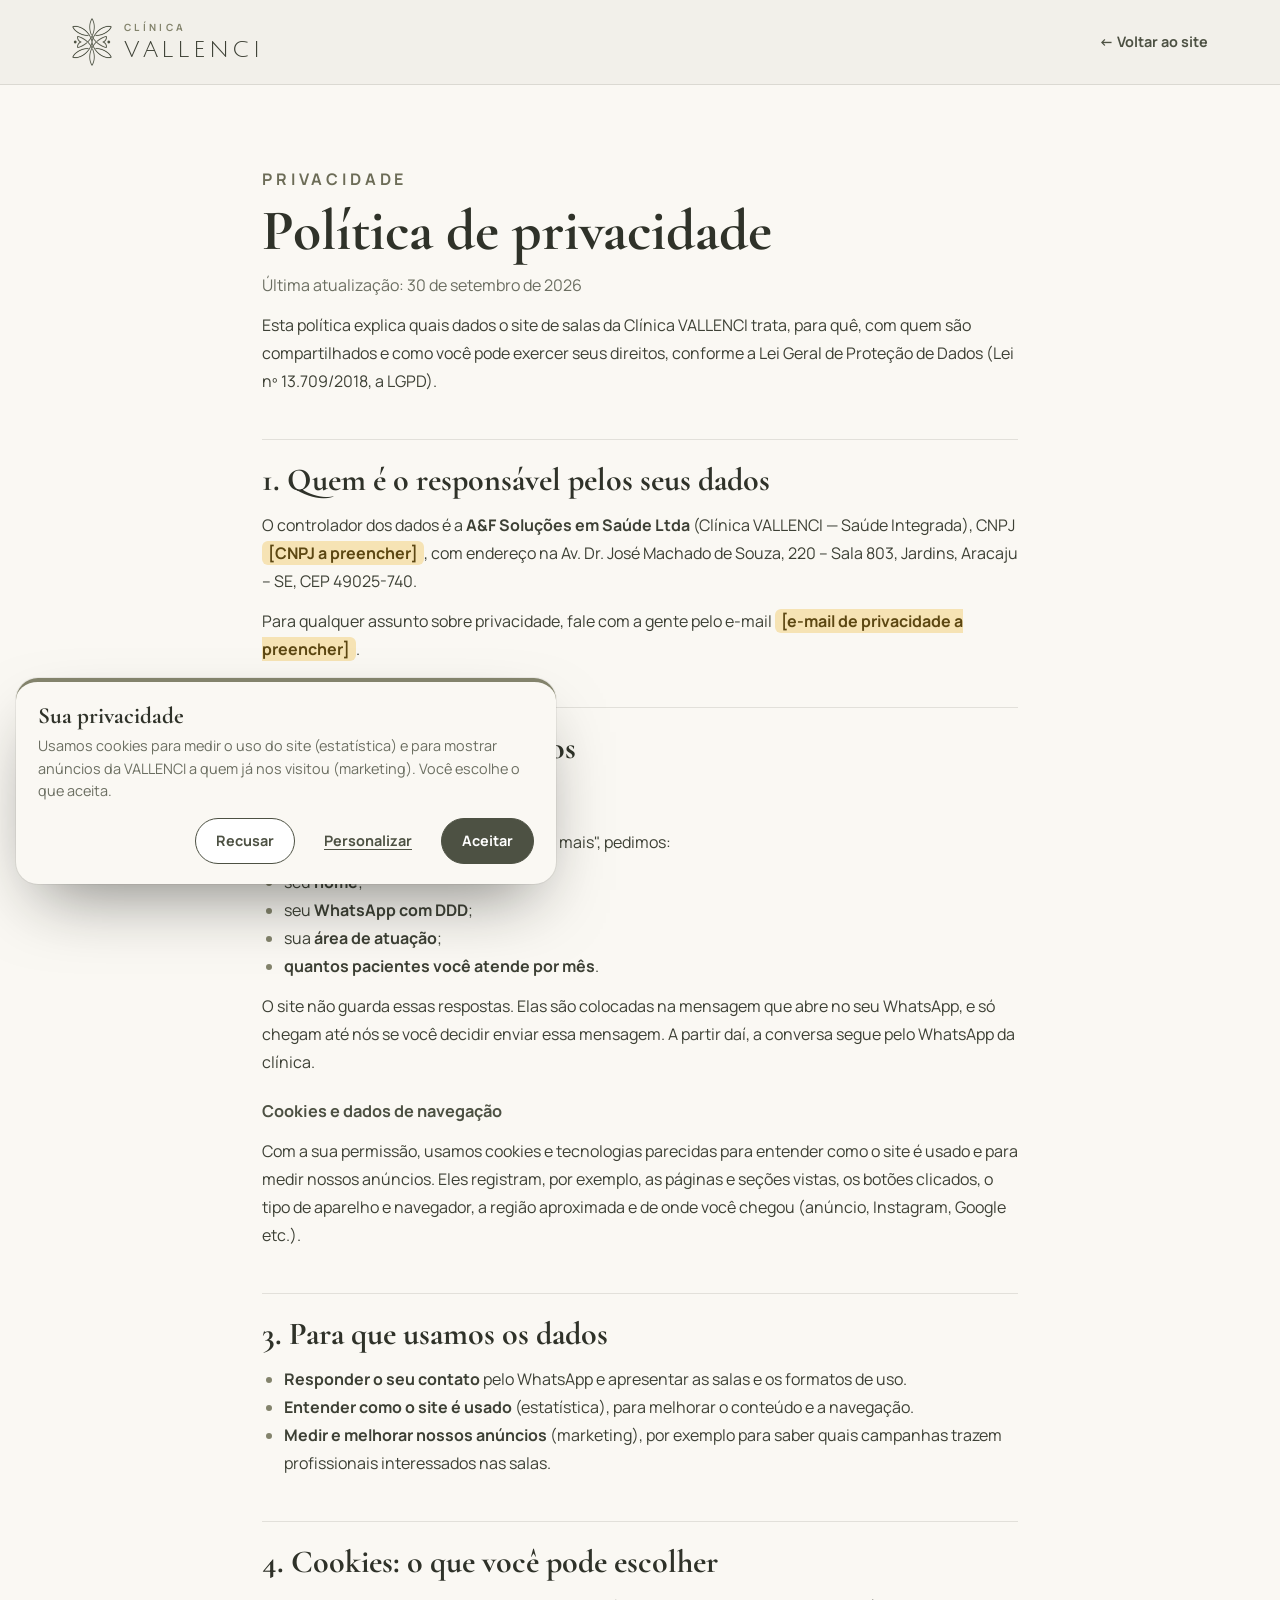
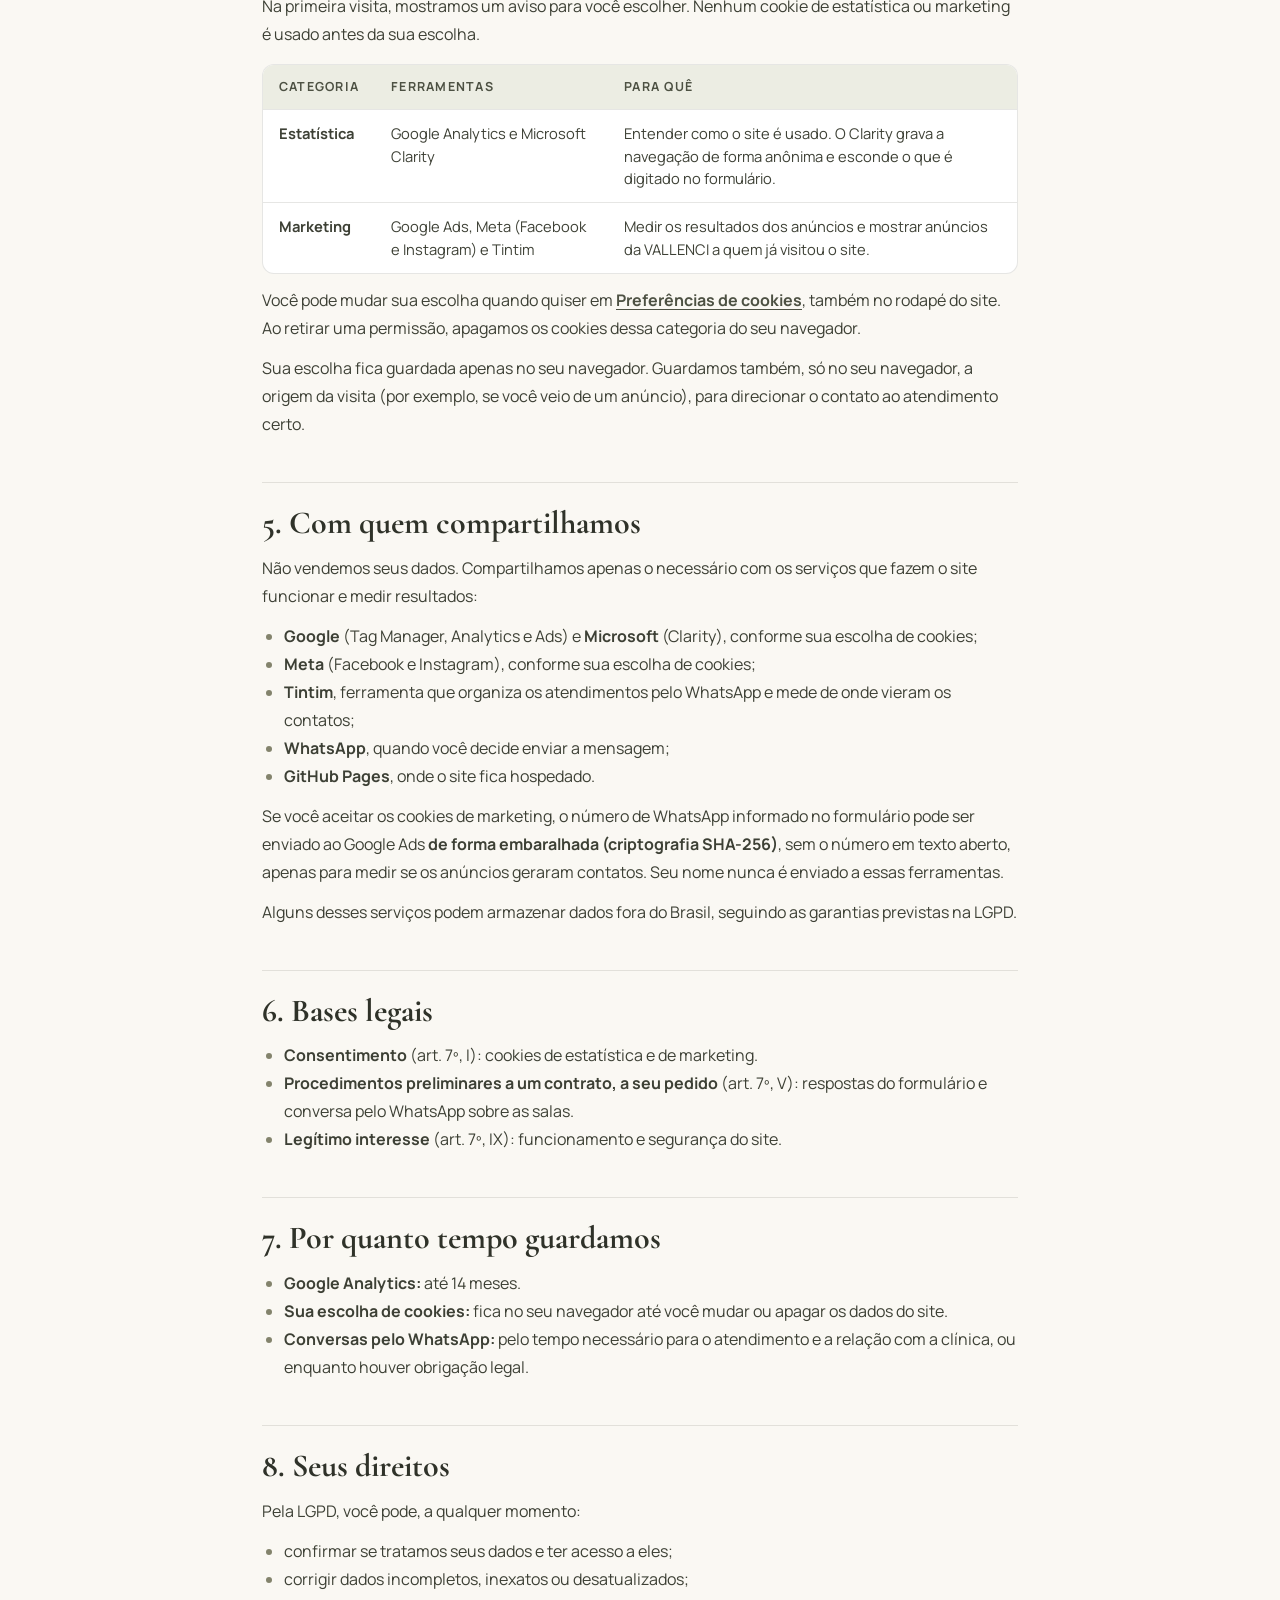
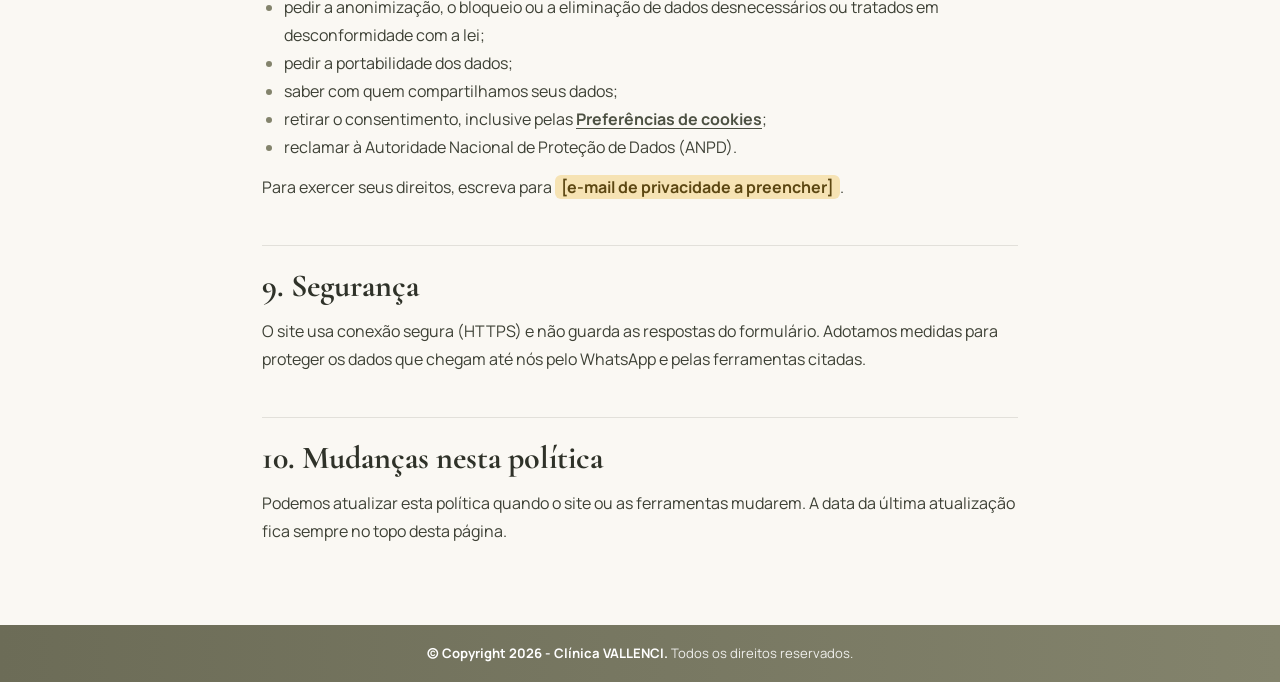
<file: politica-de-privacidade.html>
<!doctype html>
<html lang="pt-BR">

<head>
    <meta charset="utf-8">
    <meta name="viewport" content="width=device-width,initial-scale=1,viewport-fit=cover">
    <title>Política de privacidade | Clínica VALLENCI</title>
    <meta name="description" content="Como a Clínica VALLENCI trata os dados de quem visita o site de salas para profissionais da saúde.">
    <!-- RASCUNHO para revisão jurídica: fora dos buscadores até a versão final -->
    <meta name="robots" content="noindex, nofollow">
    <meta name="theme-color" content="#2f3229">
    <link rel="icon" type="image/png" href="assets/marca/favicon.png">
    <link rel="preconnect" href="https://fonts.googleapis.com">
    <link rel="preconnect" href="https://fonts.gstatic.com" crossorigin>
    <link
        href="https://fonts.googleapis.com/css2?family=Cormorant+Garamond:ital,wght@0,500;0,600;0,700;1,500;1,600&family=Julius+Sans+One&family=Manrope:wght@400;500;600;700&display=swap"
        rel="stylesheet">
    <link rel="stylesheet" href="styles.css?v=20261001-02">
</head>

<body class="legal-body">
    <header class="legal-header">
        <div class="container legal-header-inner">
            <a class="brand" href="./" aria-label="Clínica VALLENCI — voltar ao site">
                <img class="brand-symbol" src="assets/marca/simbolo-verde.webp" alt="" width="320" height="378">
                <span class="brand-text"><small>Clínica</small><strong>VALLENCI</strong></span>
            </a>
            <a class="legal-back" href="./">← Voltar ao site</a>
        </div>
    </header>

    <main class="legal-main">
        <article class="container legal-article">
            <p class="legal-eyebrow">Privacidade</p>
            <h1>Política de privacidade</h1>
            <p class="legal-updated">Última atualização: 30 de setembro de 2026</p>

            <p class="legal-lead">Esta política explica quais dados o site de salas da Clínica VALLENCI trata, para quê, com quem são compartilhados e como você pode exercer seus direitos, conforme a Lei Geral de Proteção de Dados (Lei nº 13.709/2018, a LGPD).</p>

            <h2>1. Quem é o responsável pelos seus dados</h2>
            <p>O controlador dos dados é a <strong>A&amp;F Soluções em Saúde Ltda</strong> (Clínica VALLENCI — Saúde Integrada), CNPJ <mark class="legal-pending">[CNPJ a preencher]</mark>, com endereço na Av. Dr. José Machado de Souza, 220 – Sala 803, Jardins, Aracaju – SE, CEP 49025-740.</p>
            <p>Para qualquer assunto sobre privacidade, fale com a gente pelo e-mail <mark class="legal-pending">[e-mail de privacidade a preencher]</mark>.</p>

            <h2>2. Quais dados coletamos</h2>
            <h3>Formulário antes do WhatsApp</h3>
            <p>Quando você toca em "Toque para saber mais", pedimos:</p>
            <ul>
                <li>seu <strong>nome</strong>;</li>
                <li>seu <strong>WhatsApp com DDD</strong>;</li>
                <li>sua <strong>área de atuação</strong>;</li>
                <li><strong>quantos pacientes você atende por mês</strong>.</li>
            </ul>
            <p>O site não guarda essas respostas. Elas são colocadas na mensagem que abre no seu WhatsApp, e só chegam até nós se você decidir enviar essa mensagem. A partir daí, a conversa segue pelo WhatsApp da clínica.</p>

            <h3>Cookies e dados de navegação</h3>
            <p>Com a sua permissão, usamos cookies e tecnologias parecidas para entender como o site é usado e para medir nossos anúncios. Eles registram, por exemplo, as páginas e seções vistas, os botões clicados, o tipo de aparelho e navegador, a região aproximada e de onde você chegou (anúncio, Instagram, Google etc.).</p>

            <h2>3. Para que usamos os dados</h2>
            <ul>
                <li><strong>Responder o seu contato</strong> pelo WhatsApp e apresentar as salas e os formatos de uso.</li>
                <li><strong>Entender como o site é usado</strong> (estatística), para melhorar o conteúdo e a navegação.</li>
                <li><strong>Medir e melhorar nossos anúncios</strong> (marketing), por exemplo para saber quais campanhas trazem profissionais interessados nas salas.</li>
            </ul>

            <h2>4. Cookies: o que você pode escolher</h2>
            <p>Na primeira visita, mostramos um aviso para você escolher. Nenhum cookie de estatística ou marketing é usado antes da sua escolha.</p>
            <div class="legal-table-wrap">
                <table class="legal-table">
                    <thead>
                        <tr><th>Categoria</th><th>Ferramentas</th><th>Para quê</th></tr>
                    </thead>
                    <tbody>
                        <tr><td><strong>Estatística</strong></td><td>Google Analytics e Microsoft Clarity</td><td>Entender como o site é usado. O Clarity grava a navegação de forma anônima e esconde o que é digitado no formulário.</td></tr>
                        <tr><td><strong>Marketing</strong></td><td>Google Ads, Meta (Facebook e Instagram) e Tintim</td><td>Medir os resultados dos anúncios e mostrar anúncios da VALLENCI a quem já visitou o site.</td></tr>
                    </tbody>
                </table>
            </div>
            <p>Você pode mudar sua escolha quando quiser em <a href="#" data-consent-open>Preferências de cookies</a>, também no rodapé do site. Ao retirar uma permissão, apagamos os cookies dessa categoria do seu navegador.</p>
            <p>Sua escolha fica guardada apenas no seu navegador. Guardamos também, só no seu navegador, a origem da visita (por exemplo, se você veio de um anúncio), para direcionar o contato ao atendimento certo.</p>

            <h2>5. Com quem compartilhamos</h2>
            <p>Não vendemos seus dados. Compartilhamos apenas o necessário com os serviços que fazem o site funcionar e medir resultados:</p>
            <ul>
                <li><strong>Google</strong> (Tag Manager, Analytics e Ads) e <strong>Microsoft</strong> (Clarity), conforme sua escolha de cookies;</li>
                <li><strong>Meta</strong> (Facebook e Instagram), conforme sua escolha de cookies;</li>
                <li><strong>Tintim</strong>, ferramenta que organiza os atendimentos pelo WhatsApp e mede de onde vieram os contatos;</li>
                <li><strong>WhatsApp</strong>, quando você decide enviar a mensagem;</li>
                <li><strong>GitHub Pages</strong>, onde o site fica hospedado.</li>
            </ul>
            <p>Se você aceitar os cookies de marketing, o número de WhatsApp informado no formulário pode ser enviado ao Google Ads <strong>de forma embaralhada (criptografia SHA-256)</strong>, sem o número em texto aberto, apenas para medir se os anúncios geraram contatos. Seu nome nunca é enviado a essas ferramentas.</p>
            <p>Alguns desses serviços podem armazenar dados fora do Brasil, seguindo as garantias previstas na LGPD.</p>

            <h2>6. Bases legais</h2>
            <ul>
                <li><strong>Consentimento</strong> (art. 7º, I): cookies de estatística e de marketing.</li>
                <li><strong>Procedimentos preliminares a um contrato, a seu pedido</strong> (art. 7º, V): respostas do formulário e conversa pelo WhatsApp sobre as salas.</li>
                <li><strong>Legítimo interesse</strong> (art. 7º, IX): funcionamento e segurança do site.</li>
            </ul>

            <h2>7. Por quanto tempo guardamos</h2>
            <ul>
                <li><strong>Google Analytics:</strong> até 14 meses.</li>
                <li><strong>Sua escolha de cookies:</strong> fica no seu navegador até você mudar ou apagar os dados do site.</li>
                <li><strong>Conversas pelo WhatsApp:</strong> pelo tempo necessário para o atendimento e a relação com a clínica, ou enquanto houver obrigação legal.</li>
            </ul>

            <h2>8. Seus direitos</h2>
            <p>Pela LGPD, você pode, a qualquer momento:</p>
            <ul>
                <li>confirmar se tratamos seus dados e ter acesso a eles;</li>
                <li>corrigir dados incompletos, inexatos ou desatualizados;</li>
                <li>pedir a anonimização, o bloqueio ou a eliminação de dados desnecessários ou tratados em desconformidade com a lei;</li>
                <li>pedir a portabilidade dos dados;</li>
                <li>saber com quem compartilhamos seus dados;</li>
                <li>retirar o consentimento, inclusive pelas <a href="#" data-consent-open>Preferências de cookies</a>;</li>
                <li>reclamar à Autoridade Nacional de Proteção de Dados (ANPD).</li>
            </ul>
            <p>Para exercer seus direitos, escreva para <mark class="legal-pending">[e-mail de privacidade a preencher]</mark>.</p>

            <h2>9. Segurança</h2>
            <p>O site usa conexão segura (HTTPS) e não guarda as respostas do formulário. Adotamos medidas para proteger os dados que chegam até nós pelo WhatsApp e pelas ferramentas citadas.</p>

            <h2>10. Mudanças nesta política</h2>
            <p>Podemos atualizar esta política quando o site ou as ferramentas mudarem. A data da última atualização fica sempre no topo desta página.</p>
        </article>
    </main>

    <footer class="legal-footer">
        <p><strong>© Copyright <span id="year">2026</span> - Clínica VALLENCI.</strong> Todos os direitos reservados.</p>
    </footer>

    <!-- Aviso de cookies: aqui só para o link "Preferências de cookies" funcionar nesta página -->
    <div class="cookie-banner" id="cookieBanner" role="dialog" aria-modal="false" aria-labelledby="cookieTitle" aria-describedby="cookieText" hidden>
        <p class="cookie-title" id="cookieTitle">Sua privacidade</p>
        <p class="cookie-text" id="cookieText">Usamos cookies para medir o uso do site (estatística) e para mostrar anúncios da VALLENCI a quem já nos visitou (marketing). Você escolhe o que aceita.</p>
        <div class="cookie-options" hidden>
            <label class="cookie-option">
                <input type="checkbox" id="cookieAnalytics">
                <span><strong>Estatística</strong>Google Analytics e Microsoft Clarity, para entender como o site é usado.</span>
            </label>
            <label class="cookie-option">
                <input type="checkbox" id="cookieMarketing">
                <span><strong>Marketing</strong>Google Ads, Meta e Tintim, para medir e mostrar anúncios da VALLENCI.</span>
            </label>
        </div>
        <div class="cookie-actions">
            <button class="cookie-btn" type="button" data-consent="recusar">Recusar</button>
            <button class="cookie-btn cookie-btn-ghost" type="button" data-consent="personalizar">Personalizar</button>
            <button class="cookie-btn cookie-btn-ghost" type="button" data-consent="salvar" hidden>Salvar escolha</button>
            <button class="cookie-btn cookie-btn-primary" type="button" data-consent="aceitar">Aceitar</button>
        </div>
    </div>

    <script src="consent.js?v=20260930-01" defer></script>
</body>

</html>
</file>
<file: styles.css>
/* ==========================================================================
   Clínica VALLENCI — Saúde Integrada
   Paleta oficial: Oil Green #83836C · Arctic Wolf #E7DED0 · Snow White #F2F0EA
   ========================================================================== */

:root {
    --oliva: #83836c;
    --oliva-escuro: #6c6c57;
    --oliva-claro: #bdbb9f;
    --oliva-nevoa: #ecede3;
    --verde: #4d5143;
    --verde-noite: #2f3229;
    --verde-noite-2: #383b31;
    --creme: #e7ded0;
    --branco: #f2f0ea;
    --papel: #faf8f3;
    --texto: #3d4035;
    --texto-suave: #6b6e61;
    --linha: rgba(77, 81, 67, .14);
    --linha-clara: rgba(242, 240, 234, .16);
    --erro: #b0503d;
    --rosado: #faf0ec;

    --serif: "Cormorant Garamond", Georgia, "Times New Roman", serif;
    --sans: "Manrope", system-ui, -apple-system, "Segoe UI", sans-serif;
    --marca: "Julius Sans One", "Manrope", sans-serif;

    --radius: 18px;
    --radius-sm: 12px;
    --shadow: 0 24px 60px -28px rgba(47, 50, 41, .35);
    --shadow-sm: 0 10px 30px -18px rgba(47, 50, 41, .35);
    --ease: cubic-bezier(.22, .7, .2, 1);
    --header-h: 72px;
    --gutter: 20px;
}

*,
*::before,
*::after {
    box-sizing: border-box;
}

html {
    scroll-behavior: smooth;
    scroll-padding-top: calc(var(--header-h) - 4px);
    -webkit-text-size-adjust: 100%;
}

body {
    margin: 0;
    font-family: var(--sans);
    font-size: 16px;
    line-height: 1.65;
    color: var(--texto);
    background: var(--papel);
    -webkit-font-smoothing: antialiased;
    overflow-x: hidden;
}

body.nav-open {
    overflow: hidden;
}

img {
    display: block;
    max-width: 100%;
    height: auto;
}

a {
    color: inherit;
}

h1,
h2,
h3 {
    margin: 0;
    font-weight: 500;
    color: var(--verde);
}

p {
    margin: 0;
}

ul,
ol {
    margin: 0;
    padding: 0;
    list-style: none;
}

figure,
blockquote,
address {
    margin: 0;
    font-style: normal;
}

button {
    font: inherit;
    color: inherit;
    cursor: pointer;
}

:focus-visible {
    outline: 2px solid var(--oliva);
    outline-offset: 3px;
    border-radius: 6px;
}

.icon-sprite {
    position: absolute;
    width: 0;
    height: 0;
    overflow: hidden;
}

.icon {
    width: 1.25em;
    height: 1.25em;
    flex: none;
    fill: none;
    stroke: currentColor;
    stroke-width: 1.6;
    stroke-linecap: round;
    stroke-linejoin: round;
}

.icon-fill {
    fill: currentColor;
    stroke: none;
}

.container {
    width: 100%;
    max-width: 1200px;
    margin-inline: auto;
    padding-inline: var(--gutter);
}

.skip-link {
    position: fixed;
    left: 12px;
    top: -60px;
    z-index: 100;
    padding: 10px 16px;
    background: var(--verde);
    color: var(--branco);
    border-radius: 999px;
    text-decoration: none;
    transition: top .2s;
}

.skip-link:focus {
    top: 12px;
}

.scroll-progress {
    position: fixed;
    inset: 0 auto auto 0;
    z-index: 60;
    height: 3px;
    width: 0;
    background: linear-gradient(90deg, var(--oliva-claro), var(--oliva));
}

/* --------------------------------------------------------------------------
   Botões
   -------------------------------------------------------------------------- */
.btn {
    display: inline-flex;
    align-items: center;
    justify-content: center;
    gap: .6em;
    min-height: 50px;
    padding: 14px 26px;
    border: 1px solid transparent;
    border-radius: 999px;
    font-family: var(--sans);
    font-size: .8rem;
    font-weight: 700;
    letter-spacing: .14em;
    text-transform: uppercase;
    text-decoration: none;
    line-height: 1.2;
    cursor: pointer;
    transition: background-color .3s var(--ease), color .3s var(--ease), transform .3s var(--ease);
}

.btn .icon {
    width: 1.35em;
    height: 1.35em;
}

.btn-primary {
    background: var(--oliva);
    color: #fff;
    box-shadow: 0 14px 30px -14px rgba(131, 131, 108, .9);
}

.btn-primary:hover {
    background: var(--oliva-escuro);
    transform: translateY(-2px);
}

.btn-block {
    width: 100%;
    max-width: 440px;
}

/* Botão padrão de WhatsApp — o mesmo em toda a página */
.btn-wa {
    position: relative;
    isolation: isolate;
    overflow: hidden;
    display: inline-flex;
    align-items: center;
    justify-content: center;
    gap: 11px;
    width: fit-content;
    min-height: 54px;
    padding: 14px 28px 14px 22px;
    border: 1px solid rgba(242, 240, 234, .32);
    border-radius: 999px;
    background: linear-gradient(115deg, #585c4a 0%, #93937a 52%, #6c6c57 100%);
    background-size: 220% 100%;
    color: #fff;
    font-family: var(--sans);
    font-size: .96rem;
    font-weight: 700;
    line-height: 1.2;
    white-space: nowrap;
    text-decoration: none;
    cursor: pointer;
    box-shadow: 0 14px 30px -12px rgba(47, 50, 41, .55);
    animation: waAttract 2.6s ease-in-out infinite;
    transition: transform .25s, box-shadow .25s, background-position .45s;
}

.btn-wa::after {
    content: "";
    position: absolute;
    z-index: -1;
    top: -100%;
    left: -35%;
    width: 24%;
    height: 300%;
    background: linear-gradient(90deg, transparent, rgba(255, 255, 255, .3), transparent);
    transform: rotate(18deg);
    animation: waShine 4.2s ease-in-out infinite;
}

.btn-wa .icon {
    width: 22px;
    height: 22px;
    color: var(--creme);
    animation: waBounce 2.6s ease-in-out infinite;
}

.btn-wa:hover {
    animation-play-state: paused;
    background-position: 100% 0;
    transform: translateY(-3px) scale(1.03);
    box-shadow: 0 20px 40px -12px rgba(47, 50, 41, .6);
}

.btn-wa:active {
    transform: translateY(-1px) scale(.985);
}

@keyframes waAttract {

    0%,
    100% {
        transform: none;
        background-position: 0 0;
        box-shadow: 0 14px 30px -12px rgba(47, 50, 41, .55), 0 0 0 0 rgba(131, 131, 108, 0);
    }

    45% {
        transform: translateY(-2px) scale(1.02);
        background-position: 100% 0;
        box-shadow: 0 18px 36px -12px rgba(47, 50, 41, .6), 0 0 0 9px rgba(131, 131, 108, .18);
    }

    75% {
        transform: none;
        box-shadow: 0 14px 30px -12px rgba(47, 50, 41, .55), 0 0 0 14px rgba(131, 131, 108, 0);
    }
}

@keyframes waShine {

    0%,
    60% {
        left: -35%;
    }

    85%,
    100% {
        left: 125%;
    }
}

@keyframes waBounce {

    0%,
    55%,
    100% {
        transform: none;
    }

    65% {
        transform: rotate(-8deg) scale(1.14);
    }

    75% {
        transform: rotate(7deg) scale(1.14);
    }
}

/* Botão flutuante: ícone oficial do WhatsApp (círculo verde com pulsação) */
.wa-float {
    position: fixed;
    right: 18px;
    bottom: calc(18px + env(safe-area-inset-bottom));
    z-index: 45;
    display: grid;
    place-items: center;
    width: 60px;
    height: 60px;
    border-radius: 50%;
    background: #25d366;
    color: #fff;
    box-shadow: 0 14px 30px -10px rgba(37, 211, 102, .65), 0 4px 12px rgba(0, 0, 0, .18);
    cursor: pointer;
    transition: transform .3s var(--ease);
}

.wa-float::before {
    content: "";
    position: absolute;
    inset: 0;
    border-radius: 50%;
    border: 2px solid #25d366;
    animation: pulse 2.6s var(--ease) infinite;
}

@keyframes pulse {
    from {
        transform: scale(1);
        opacity: .7;
    }

    to {
        transform: scale(1.5);
        opacity: 0;
    }
}

.wa-float:hover {
    transform: scale(1.07);
}

.wa-float .icon {
    width: 31px;
    height: 31px;
}

/* --------------------------------------------------------------------------
   Cabeçalho (fundo claro)
   -------------------------------------------------------------------------- */
.site-header {
    position: fixed;
    inset: 0 0 auto;
    z-index: 50;
    background: rgba(250, 248, 243, .96);
    -webkit-backdrop-filter: blur(14px);
    backdrop-filter: blur(14px);
    border-bottom: 1px solid var(--linha);
    color: var(--verde);
    transition: box-shadow .35s var(--ease);
}

.site-header.scrolled {
    box-shadow: 0 10px 30px -20px rgba(47, 50, 41, .45);
}

.header-inner {
    display: flex;
    align-items: center;
    gap: 24px;
    height: var(--header-h);
}

.brand {
    display: flex;
    align-items: center;
    gap: 12px;
    margin-right: auto;
    text-decoration: none;
}

.brand-symbol {
    width: 34px;
    height: auto;
}

.brand-text {
    display: flex;
    flex-direction: column;
    line-height: 1;
}

.brand-text small {
    margin-bottom: 5px;
    font-size: .62rem;
    font-weight: 700;
    letter-spacing: .34em;
    text-transform: uppercase;
    color: var(--oliva);
}

.brand-text strong {
    font-family: var(--marca);
    font-weight: 400;
    font-size: 1.32rem;
    letter-spacing: .16em;
}

.desktop-nav,
.btn-wa-header {
    display: none;
}

.menu-toggle {
    position: relative;
    display: grid;
    place-items: center;
    width: 46px;
    height: 46px;
    padding: 0;
    border: 1px solid var(--linha);
    border-radius: 50%;
    background: #fff;
    color: var(--verde);
}

.menu-toggle span {
    position: absolute;
    width: 18px;
    height: 1.5px;
    background: currentColor;
    border-radius: 2px;
    transition: transform .3s var(--ease);
}

.menu-toggle span:first-child {
    transform: translateY(-3.5px);
}

.menu-toggle span:last-child {
    transform: translateY(3.5px);
}

body.nav-open .menu-toggle span:first-child {
    transform: rotate(45deg);
}

body.nav-open .menu-toggle span:last-child {
    transform: rotate(-45deg);
}

.mobile-nav {
    position: fixed;
    inset: var(--header-h) 0 auto;
    z-index: 49;
    display: flex;
    flex-direction: column;
    gap: 4px;
    padding: 12px var(--gutter) 28px;
    background: var(--papel);
    border-radius: 0 0 28px 28px;
    box-shadow: var(--shadow);
    transform: translateY(-110%);
    visibility: hidden;
    transition: transform .45s var(--ease), visibility 0s .45s;
}

.mobile-nav.open {
    transform: none;
    visibility: visible;
    transition: transform .45s var(--ease);
}

.mobile-nav a:not(.btn-wa) {
    padding: 14px 4px;
    border-bottom: 1px solid var(--linha);
    font-family: var(--serif);
    font-size: 1.6rem;
    color: var(--verde);
    text-decoration: none;
}

.mobile-nav .btn-wa {
    width: 100%;
    margin-top: 18px;
}

.nav-backdrop {
    position: fixed;
    inset: var(--header-h) 0 0;
    z-index: 48;
    background: rgba(26, 28, 22, .45);
    opacity: 0;
    visibility: hidden;
    transition: opacity .35s, visibility 0s .35s;
}

.nav-backdrop.open {
    opacity: 1;
    visibility: visible;
    transition: opacity .35s;
}

/* --------------------------------------------------------------------------
   02 · Hero
   -------------------------------------------------------------------------- */
.hero {
    position: relative;
    isolation: isolate;
    display: flex;
    flex-direction: column;
    justify-content: flex-end;
    min-height: 100svh;
    padding-top: calc(var(--header-h) + 48px);
    color: var(--verde);
    background: var(--papel);
    overflow: hidden;
}

.hero-media,
.hero-media img {
    position: absolute;
    inset: 0;
    width: 100%;
    height: 100%;
    z-index: -3;
}

.hero-media img {
    object-fit: cover;
    object-position: 50% 40%;
    animation: heroZoom 18s var(--ease) both;
}

@keyframes heroZoom {
    from {
        transform: scale(1.08);
    }

    to {
        transform: scale(1);
    }
}

/* Degradê claro (off-white) atrás da copy, integrado à foto */
.hero-shade {
    position: absolute;
    inset: 0;
    z-index: -2;
    background: linear-gradient(0deg, rgba(250, 248, 243, .99) 0%, rgba(250, 248, 243, .96) 50%, rgba(250, 248, 243, .6) 72%, rgba(250, 248, 243, 0) 92%);
}

/* Linhas curvas sutis do fundo */
.hero-curves {
    position: absolute;
    inset: 0;
    z-index: -1;
    overflow: hidden;
    pointer-events: none;
}

.hero-curves::before,
.hero-curves::after {
    content: "";
    position: absolute;
    border-radius: 50%;
    border: 1px solid rgba(131, 131, 108, .32);
}

.hero-curves::before {
    width: 150vw;
    height: 150vw;
    left: -96vw;
    top: 30%;
}

.hero-curves::after {
    width: 175vw;
    height: 175vw;
    left: -112vw;
    top: 36%;
    border-color: rgba(131, 131, 108, .18);
}

.hero-inner {
    padding-bottom: 28px;
}

/* Celular e tablet: foto visível no topo, fundindo no fundo claro onde fica a copy */
@media (max-width: 999px) {
    .hero {
        justify-content: flex-start;
        padding-top: calc(var(--header-h) + 36svh);
    }

    .hero-media,
    .hero-media img {
        bottom: auto;
        height: calc(var(--header-h) + 50svh);
    }

    .hero-media img {
        object-position: 50% 30%;
    }

    .hero-shade {
        background: linear-gradient(180deg, rgba(250, 248, 243, 0) 0, rgba(250, 248, 243, 0) calc(var(--header-h) + 24svh), rgba(250, 248, 243, .9) calc(var(--header-h) + 40svh), var(--papel) calc(var(--header-h) + 49svh));
    }
}

.hero-copy {
    max-width: 720px;
}

.hero-eyebrow {
    display: flex;
    align-items: center;
    gap: 14px;
    margin-bottom: 20px;
    font-size: .68rem;
    font-weight: 700;
    letter-spacing: .24em;
    text-transform: uppercase;
    color: var(--oliva-escuro);
}

.hero-eyebrow::before {
    content: "";
    width: 34px;
    height: 1.5px;
    background: currentColor;
}

.hero h1 {
    display: flex;
    flex-direction: column;
    font-family: var(--serif);
    font-size: clamp(2.4rem, 10vw, 5.2rem);
    font-weight: 700;
    line-height: 1;
    letter-spacing: -.012em;
    color: var(--verde-noite);
}

/* Celulares muito estreitos (menos de 360px): letra um pouco menor para
   cada verso do título caber numa linha só */
@media (max-width: 359px) {
    .hero h1 {
        font-size: 11vw;
    }
}

.hero h1 em {
    padding-bottom: .12em;
    font-style: italic;
    font-weight: 600;
    color: var(--oliva-escuro);
    background: url("data:image/svg+xml,%3Csvg xmlns='http://www.w3.org/2000/svg' viewBox='0 0 300 20' preserveAspectRatio='none'%3E%3Cpath d='M3 15C80 5 205 2 297 9' fill='none' stroke='%2383836c' stroke-width='3' stroke-linecap='round'/%3E%3C/svg%3E") left bottom / 100% .2em no-repeat;
    -webkit-box-decoration-break: clone;
    box-decoration-break: clone;
}

.hero-lead {
    max-width: 540px;
    margin-top: 22px;
    font-size: clamp(1rem, 3.9vw, 1.12rem);
    line-height: 1.65;
    color: var(--texto);
}

.hero-lead-2 {
    margin-top: 12px;
}

.hero-lead strong {
    color: var(--verde-noite);
    font-weight: 700;
}

/* Botão do hero um pouco maior que o padrão; no desktop fica centralizado
   sob os parágrafos (no celular, à esquerda, livre do botão flutuante) */
.hero-cta {
    display: flex;
    max-width: 540px;
    margin-top: 32px;
}

.hero-cta .btn-wa {
    min-height: 58px;
    padding: 16px 30px 16px 24px;
    gap: 12px;
    font-size: 1rem;
}

.hero-cta .btn-wa .icon {
    width: 24px;
    height: 24px;
}

/* Diferenciais: barra clara com ícones em verde */
.hero-perks-wrap {
    padding-bottom: 22px;
}

.hero-perks {
    display: grid;
    padding: 6px 18px;
    border-radius: 22px;
    background: rgba(250, 248, 243, .95);
    border: 1px solid rgba(77, 81, 67, .12);
    -webkit-backdrop-filter: blur(12px);
    backdrop-filter: blur(12px);
    box-shadow: 0 22px 44px -24px rgba(47, 50, 41, .45);
}

.hero-perks li {
    display: flex;
    align-items: center;
    gap: 14px;
    padding: 12px 0;
}

.hero-perks li+li {
    border-top: 1px solid var(--linha);
}

.perk-icon {
    display: grid;
    place-items: center;
    flex: none;
    width: 46px;
    height: 46px;
    border-radius: 50%;
    background: var(--verde);
    color: #fff;
    box-shadow: 0 8px 18px -8px rgba(47, 50, 41, .6);
}

.perk-icon .icon {
    width: 24px;
    height: 24px;
    stroke-width: 1.6;
}

.hero-perks strong {
    font-size: 1rem;
    font-weight: 700;
    color: var(--verde);
    line-height: 1.3;
}

/* --------------------------------------------------------------------------
   Seções — base
   -------------------------------------------------------------------------- */
.section {
    padding: 84px 0;
}

.section-paper {
    background: var(--papel);
}

.section-sand {
    background: var(--branco);
}

.section-dark {
    background: var(--verde-noite);
    color: rgba(242, 240, 234, .8);
}

.section-head {
    max-width: 680px;
    margin-bottom: 44px;
}

.section-head-center {
    margin-inline: auto;
    text-align: center;
}

.eyebrow {
    display: inline-flex;
    align-items: center;
    gap: 12px;
    margin-bottom: 16px;
    font-size: .7rem;
    font-weight: 700;
    letter-spacing: .26em;
    text-transform: uppercase;
    color: var(--oliva);
}

.eyebrow::before,
.section-head-center .eyebrow::after {
    content: "";
    width: 26px;
    height: 1px;
    background: currentColor;
}

.eyebrow-light {
    color: var(--oliva-claro);
}

.section h2,
.final-cta h2 {
    font-family: var(--serif);
    font-size: clamp(2.1rem, 7.6vw, 3.4rem);
    line-height: 1.06;
    letter-spacing: -.01em;
}

.section h2 em,
.final-cta h2 em {
    font-style: italic;
    color: var(--oliva);
}

.section-sub {
    margin-top: 18px;
    font-size: 1.04rem;
    color: var(--texto-suave);
}

.section-sub strong {
    color: var(--verde);
}

.section-dark h2 {
    color: var(--branco);
}

.section-dark h2 em {
    color: var(--oliva-claro);
}

.section-dark .section-sub {
    color: rgba(242, 240, 234, .74);
}

.section-dark .section-sub strong {
    color: var(--branco);
}

.reveal {
    opacity: 0;
    transform: translateY(26px);
    transition: opacity .9s var(--ease), transform .9s var(--ease);
}

.reveal.visible {
    opacity: 1;
    transform: none;
}

/* --------------------------------------------------------------------------
   03 · Em qual dessas situações você mais se vê?
   -------------------------------------------------------------------------- */
.situations {
    display: grid;
    gap: 18px;
}

.situation {
    display: flex;
    flex-direction: column;
    overflow: hidden;
    background: #fff;
    border: 1px solid var(--linha);
    border-radius: 22px;
    transition: transform .4s var(--ease), box-shadow .4s var(--ease), border-color .4s;
}

.situation-img {
    aspect-ratio: 900 / 780;
    overflow: hidden;
    background: var(--creme);
}

.situation-img img {
    width: 100%;
    height: 100%;
    object-fit: cover;
    transition: transform .8s var(--ease);
}

.situation-body {
    display: flex;
    align-items: flex-start;
    gap: 14px;
    padding: 20px 22px 24px;
}

.situation .num {
    flex: none;
    min-width: 46px;
    font-family: var(--serif);
    font-size: 2.7rem;
    font-style: italic;
    line-height: 1;
    color: var(--oliva);
}

.situation p {
    padding-top: 4px;
    font-size: 1.16rem;
    line-height: 1.5;
}

.situation strong {
    color: var(--verde);
    font-weight: 700;
}

/* --------------------------------------------------------------------------
   04 · Comparativo
   -------------------------------------------------------------------------- */
.compare {
    display: grid;
    gap: 18px;
    align-items: stretch;
    max-width: 1000px;
    margin: 0 auto;
}

.compare-card {
    position: relative;
    padding: 34px 26px;
    border-radius: 24px;
    overflow: hidden;
}

.compare-label {
    margin-bottom: 10px;
    font-size: .7rem;
    font-weight: 700;
    letter-spacing: .22em;
    text-transform: uppercase;
}

.compare-card h3 {
    margin-bottom: 24px;
    font-family: var(--serif);
    font-size: clamp(1.4rem, 5vw, 1.72rem);
    font-weight: 700;
    line-height: 1.1;
    letter-spacing: .01em;
    text-transform: uppercase;
}

.compare-own {
    background: var(--rosado);
    border: 1px solid rgba(176, 80, 61, .16);
}

.compare-own .compare-label {
    color: var(--erro);
}

.cost-list li {
    display: flex;
    align-items: center;
    gap: 12px;
    padding: 10px 0;
    border-top: 1px solid rgba(176, 80, 61, .12);
    font-size: .98rem;
}

.x-badge {
    display: grid;
    place-items: center;
    flex: none;
    width: 24px;
    height: 24px;
    border-radius: 50%;
    background: var(--erro);
    color: #fff;
}

.x-badge .icon {
    width: 14px;
    height: 14px;
    stroke-width: 2.8;
}

.compare-vs {
    z-index: 2;
    justify-self: center;
    display: grid;
    place-items: center;
    width: 52px;
    height: 52px;
    margin: -34px 0;
    border-radius: 50%;
    background: var(--verde);
    color: var(--branco);
    font-family: var(--serif);
    font-style: italic;
    font-size: 1.3rem;
    box-shadow: 0 0 0 6px var(--branco);
}

.compare-vallenci {
    display: flex;
    flex-direction: column;
    justify-content: center;
    align-items: center;
    text-align: center;
    background: var(--oliva-nevoa);
    border: 1px solid rgba(131, 131, 108, .35);
}

.compare-vallenci .compare-label {
    font-family: var(--marca);
    font-weight: 400;
    font-size: .95rem;
    letter-spacing: .3em;
    color: var(--oliva-escuro);
}

.compare-highlight {
    display: flex;
    flex-direction: column;
    align-items: center;
    gap: 18px;
    width: 100%;
    text-align: center;
    padding: 22px;
    border-radius: 22px;
    background: rgba(255, 255, 255, .75);
    border: 1px solid rgba(131, 131, 108, .3);
    box-shadow: var(--shadow-sm);
}

.check-badge {
    display: grid;
    place-items: center;
    flex: none;
    width: 58px;
    height: 58px;
    border-radius: 50%;
    background: var(--verde);
    color: #fff;
    box-shadow: 0 0 0 6px rgba(77, 81, 67, .12);
}

.check-badge .icon {
    width: 28px;
    height: 28px;
    stroke-width: 2.6;
}

.compare-highlight p {
    font-family: var(--serif);
    font-size: clamp(1.55rem, 5.6vw, 2rem);
    font-weight: 600;
    line-height: 1.15;
    color: var(--verde);
}

.compare-highlight strong {
    font-weight: 700;
    color: var(--oliva-escuro);
    text-decoration: underline;
    text-decoration-thickness: 2px;
    text-underline-offset: 6px;
    text-decoration-color: rgba(131, 131, 108, .5);
}

.closing-quote {
    display: flex;
    align-items: center;
    justify-content: center;
    gap: 22px;
    max-width: 900px;
    margin: 60px auto 0;
    text-align: center;
    font-family: var(--serif);
    font-size: clamp(1.25rem, 4.6vw, 2rem);
    font-weight: 600;
    line-height: 1.3;
    letter-spacing: .04em;
    text-transform: uppercase;
    color: var(--verde);
}

.closing-text span,
.closing-text em {
    display: block;
}

.closing-quote em {
    color: var(--oliva);
}

/* --------------------------------------------------------------------------
   Carrossel (genérico)
   -------------------------------------------------------------------------- */
.carousel {
    position: relative;
}

.carousel-viewport {
    overflow: hidden;
    border-radius: 24px;
    touch-action: pan-y;
}

.carousel-track {
    display: flex;
    gap: var(--carousel-gap, 0px);
    transition: transform .7s var(--ease);
    will-change: transform;
}

.carousel-slide {
    flex: 0 0 100%;
    min-width: 0;
    margin: 0;
}

.carousel-btn {
    position: absolute;
    top: 50%;
    z-index: 3;
    display: grid;
    place-items: center;
    width: 46px;
    height: 46px;
    padding: 0;
    border: 0;
    border-radius: 50%;
    background: rgba(250, 248, 243, .94);
    color: var(--verde);
    box-shadow: var(--shadow-sm);
    transform: translateY(-50%);
    transition: background-color .3s, color .3s;
}

.carousel-btn:hover {
    background: var(--oliva);
    color: #fff;
}

.carousel-btn.prev {
    left: 12px;
}

.carousel-btn.next {
    right: 12px;
}

.carousel-btn .icon {
    width: 20px;
    height: 20px;
}

.carousel-footer {
    display: flex;
    align-items: center;
    justify-content: center;
    gap: 18px;
    margin-top: 20px;
}

.carousel-counter {
    min-width: 58px;
    font-family: var(--serif);
    font-style: italic;
    font-size: 1.1rem;
    color: var(--oliva);
}

.carousel-dots {
    display: flex;
    flex-wrap: wrap;
    justify-content: center;
    gap: 8px;
}

.carousel-dots button {
    width: 9px;
    height: 9px;
    padding: 0;
    border: 0;
    border-radius: 999px;
    background: rgba(131, 131, 108, .32);
    transition: width .4s var(--ease), background-color .4s;
}

.carousel-dots button.active {
    width: 30px;
    background: var(--oliva);
}

.carousel.is-static .carousel-btn,
.carousel.is-static .carousel-footer {
    display: none;
}

.photo-slide {
    position: relative;
    aspect-ratio: 4 / 3.4;
    overflow: hidden;
    background: var(--verde-noite);
}

.photo-bg {
    position: absolute;
    inset: -30px;
    width: calc(100% + 60px);
    height: calc(100% + 60px);
    max-width: none;
    object-fit: cover;
    filter: blur(26px) brightness(.62) saturate(.9);
}

.photo-img {
    position: relative;
    width: 100%;
    height: 100%;
    object-fit: contain;
}

.photo-cover .photo-img {
    object-fit: cover;
}

.photo-aerial .photo-img {
    object-position: 50% 100%;
}

.photo-slide figcaption {
    position: absolute;
    left: 16px;
    bottom: 16px;
    display: flex;
    align-items: center;
    gap: 8px;
    padding: 8px 14px;
    border-radius: 999px;
    background: rgba(28, 30, 24, .62);
    -webkit-backdrop-filter: blur(8px);
    backdrop-filter: blur(8px);
    color: var(--branco);
    font-size: .74rem;
    font-weight: 700;
    letter-spacing: .12em;
    text-transform: uppercase;
}

.photo-slide figcaption .icon {
    width: 16px;
    height: 16px;
}

/* --------------------------------------------------------------------------
   05 · Nossa Estrutura
   -------------------------------------------------------------------------- */
.features {
    display: grid;
    gap: 12px;
    max-width: 1000px;
    margin: 0 auto 40px;
}

.features li {
    display: flex;
    align-items: center;
    gap: 16px;
    padding: 16px 20px;
    background: #fff;
    border: 1px solid var(--linha);
    border-radius: 999px;
}

.features strong {
    font-size: 1.08rem;
    font-weight: 700;
    line-height: 1.3;
    color: var(--verde);
}

.feature-icon {
    display: grid;
    place-items: center;
    flex: none;
    width: 52px;
    height: 52px;
    border-radius: 50%;
    background: var(--oliva);
    color: #fff;
    box-shadow: 0 10px 20px -10px rgba(131, 131, 108, .9);
}

.feature-icon .icon {
    width: 26px;
    height: 26px;
    stroke-width: 1.6;
}

/* Vídeo vertical + colagem estática */
.showcase {
    display: grid;
    gap: 16px;
}

.showcase-video {
    position: relative;
    width: min(100%, 360px);
    aspect-ratio: 9 / 16;
    margin: 0 auto;
    overflow: hidden;
    border-radius: 26px;
    background: var(--verde-noite);
    box-shadow: var(--shadow);
}

.showcase-video img,
.showcase-video video {
    position: absolute;
    inset: 0;
    width: 100%;
    height: 100%;
    object-fit: cover;
}

.collage {
    display: grid;
    grid-template-columns: 1fr 1fr;
    grid-auto-rows: 150px;
    grid-template-areas:
        "a a"
        "b c"
        "b c"
        "d e";
    gap: 12px;
}

.collage figure {
    position: relative;
    min-height: 0;
    overflow: hidden;
    border-radius: 18px;
    background: var(--creme);
}

.collage img {
    position: absolute;
    inset: 0;
    width: 100%;
    height: 100%;
    object-fit: cover;
    transition: transform .8s var(--ease);
}

.collage figcaption {
    position: absolute;
    left: 12px;
    bottom: 12px;
    padding: 8px 15px;
    border-radius: 999px;
    background: rgba(250, 248, 243, .95);
    color: var(--verde);
    font-size: .76rem;
    font-weight: 800;
    letter-spacing: .14em;
    text-transform: uppercase;
    box-shadow: 0 10px 22px -10px rgba(0, 0, 0, .45);
}

.c-a {
    grid-area: a;
}

.c-b {
    grid-area: b;
}

.c-c {
    grid-area: c;
}

.c-d {
    grid-area: d;
}

.c-e {
    grid-area: e;
}

/* --------------------------------------------------------------------------
   09 · Como funciona
   -------------------------------------------------------------------------- */
.plans {
    display: grid;
    gap: 30px;
    align-items: stretch;
}

.plan {
    position: relative;
    display: flex;
    flex-direction: column;
    padding: 34px 26px 30px;
    border-radius: 24px;
    background: #fff;
    border: 1px solid var(--linha);
    transition: transform .4s var(--ease), box-shadow .4s var(--ease);
}

.plan-top {
    display: flex;
    align-items: center;
    justify-content: space-between;
    margin-bottom: 16px;
}

.plan-icon {
    display: grid;
    place-items: center;
    width: 54px;
    height: 54px;
    border-radius: 50%;
    background: var(--papel);
    border: 1px solid var(--linha);
    color: var(--oliva-escuro);
}

.plan-icon .icon {
    width: 26px;
    height: 26px;
}

.plan-num {
    font-family: var(--serif);
    font-size: 1.2rem;
    font-style: italic;
    color: var(--oliva);
}

.plan h3 {
    font-family: var(--serif);
    font-size: 2.45rem;
    font-weight: 700;
    line-height: 1.02;
}

.plan-tagline {
    margin-top: 10px;
    font-size: 1rem;
    line-height: 1.55;
    color: var(--texto-suave);
}

.plan-ideal {
    margin: 22px 0 20px;
    padding: 16px 18px;
    border-radius: var(--radius-sm);
    background: var(--papel);
    border: 1px solid var(--linha);
}

.plan-ideal span {
    display: flex;
    align-items: center;
    gap: 8px;
    margin-bottom: 6px;
    font-size: .74rem;
    font-weight: 700;
    letter-spacing: .14em;
    text-transform: uppercase;
    color: var(--oliva-escuro);
}

.plan-ideal span .icon {
    width: 18px;
    height: 18px;
}

.plan-ideal p {
    font-size: .95rem;
    line-height: 1.5;
    color: var(--verde);
}

.plan-included-title {
    margin-bottom: 6px;
    padding-top: 16px;
    border-top: 1px solid var(--linha);
    font-size: .8rem;
    letter-spacing: .18em;
    text-transform: uppercase;
    color: var(--verde);
}

.plan-included-title strong {
    font-weight: 800;
}

.plan-list {
    margin-bottom: 28px;
}

.plan-list li {
    display: flex;
    align-items: flex-start;
    gap: 12px;
    padding: 7px 0;
    font-size: .96rem;
    font-weight: 700;
    line-height: 1.45;
    color: var(--verde);
}

.plan-featured .plan-list li {
    color: #fff;
}

.plan-list .icon {
    width: 20px;
    height: 20px;
    padding: 3px;
    margin-top: 1px;
    border-radius: 50%;
    background: var(--oliva);
    color: #fff;
    stroke-width: 2.8;
}

.plan {
    min-width: 0;
}

/* Botão no pé do card, centralizado na largura do card */
.plan .btn-wa {
    align-self: center;
    max-width: 100%;
    margin-top: auto;
}

/* Só em telas muito estreitas o texto do botão pode quebrar para caber no card */
@media (max-width: 359px) {
    .plan {
        padding-inline: 18px;
    }

    .plan .btn-wa {
        white-space: normal;
        text-align: center;
    }
}

.plan-badge {
    position: absolute;
    top: -16px;
    left: 26px;
    display: inline-flex;
    align-items: center;
    gap: 8px;
    padding: 8px 16px;
    border-radius: 999px;
    font-size: .68rem;
    font-weight: 700;
    letter-spacing: .16em;
    text-transform: uppercase;
    box-shadow: 0 10px 22px -12px rgba(0, 0, 0, .45);
}

.plan-badge .icon {
    width: 16px;
    height: 16px;
}

.plan-featured {
    background: linear-gradient(165deg, var(--oliva) 0%, var(--oliva-escuro) 100%);
    border-color: transparent;
    color: var(--branco);
    box-shadow: var(--shadow);
}

.plan-featured .plan-badge {
    background: var(--branco);
    color: var(--verde);
}

.plan-featured .plan-icon {
    background: rgba(255, 255, 255, .14);
    border-color: rgba(255, 255, 255, .3);
    color: #fff;
}

.plan-featured .plan-num,
.plan-featured .plan-ideal span {
    color: var(--creme);
}

.plan-featured h3,
.plan-featured .plan-included-title,
.plan-featured .plan-ideal p {
    color: #fff;
}

.plan-featured .plan-tagline {
    color: rgba(242, 240, 234, .85);
}

.plan-featured .plan-ideal {
    background: rgba(255, 255, 255, .1);
    border-color: rgba(255, 255, 255, .22);
}

.plan-featured .plan-included-title {
    border-color: rgba(255, 255, 255, .22);
}

.plan-featured .plan-list .icon {
    background: var(--branco);
    color: var(--oliva-escuro);
}

/* No card verde, o botão fica claro (off-white) para se destacar do fundo */
.plan-featured .btn-wa {
    background: linear-gradient(115deg, #fff 0%, var(--branco) 52%, #e6e1d5 100%);
    background-size: 220% 100%;
    border-color: rgba(255, 255, 255, .7);
    color: var(--verde);
    box-shadow: 0 14px 30px -12px rgba(30, 32, 26, .55);
}

.plan-featured .btn-wa .icon {
    color: var(--oliva-escuro);
}

.plan-featured .btn-wa::after {
    background: linear-gradient(90deg, transparent, rgba(131, 131, 108, .22), transparent);
}

.plan-premium {
    border-color: var(--oliva);
    box-shadow: inset 0 0 0 1px var(--oliva);
}

.plan-premium .plan-badge {
    background: var(--verde);
    color: var(--branco);
}

.plans-note {
    margin-top: 28px;
    text-align: center;
    font-size: .88rem;
    color: var(--texto-suave);
}

/* --------------------------------------------------------------------------
   06 · Localização
   -------------------------------------------------------------------------- */
.location-grid {
    display: grid;
    gap: 40px;
    align-items: center;
}

.location-copy .section-sub {
    margin-bottom: 26px;
}

.address-card {
    display: flex;
    align-items: flex-start;
    gap: 14px;
    margin-bottom: 26px;
    padding: 18px 20px;
    border-radius: var(--radius);
    background: #fff;
    border: 1px solid var(--linha);
    font-weight: 600;
    line-height: 1.55;
    color: var(--verde);
}

.address-icon {
    display: grid;
    place-items: center;
    flex: none;
    width: 42px;
    height: 42px;
    border-radius: 50%;
    background: var(--oliva);
    color: #fff;
}

/* --------------------------------------------------------------------------
   07 · Ecossistema
   -------------------------------------------------------------------------- */
.ecosystem {
    position: relative;
    overflow: hidden;
    padding-bottom: 72px;
}

.ecosystem::before {
    content: "";
    position: absolute;
    inset: auto -20% -40% auto;
    width: 70vw;
    height: 70vw;
    max-width: 780px;
    max-height: 780px;
    border-radius: 50%;
    background: radial-gradient(circle, rgba(131, 131, 108, .28), transparent 65%);
    pointer-events: none;
}

.eco-grid {
    position: relative;
    display: grid;
    gap: 48px;
    align-items: center;
}

.eco-orbit {
    --size: min(88vw, 480px);
    position: relative;
    width: var(--size);
    height: var(--size);
    margin: 0 auto;
}

.orbit-ring {
    position: absolute;
    inset: 12%;
    border-radius: 50%;
    border: 1px dashed rgba(189, 187, 159, .45);
    animation: spin 60s linear infinite;
}

.orbit-ring::before {
    content: "";
    position: absolute;
    inset: 16%;
    border-radius: 50%;
    border: 1px solid rgba(189, 187, 159, .18);
}

@keyframes spin {
    to {
        transform: rotate(360deg);
    }
}

.orbit-core {
    position: absolute;
    inset: 32%;
    display: flex;
    flex-direction: column;
    align-items: center;
    justify-content: center;
    gap: 8px;
    border-radius: 50%;
    background: radial-gradient(circle at 30% 25%, var(--oliva) 0%, var(--oliva-escuro) 70%);
    box-shadow: 0 0 0 10px rgba(131, 131, 108, .14), 0 30px 60px -20px rgba(0, 0, 0, .6);
}

.orbit-core img {
    width: 38%;
}

.orbit-core span {
    font-family: var(--marca);
    font-size: clamp(.68rem, 2.6vw, .9rem);
    letter-spacing: .24em;
    color: var(--branco);
}

.orbit-nodes li {
    --angle: calc(var(--i) * 60deg - 90deg);
    position: absolute;
    left: 50%;
    top: 50%;
    transform: rotate(var(--angle)) translate(calc(var(--size) * .4)) rotate(calc(var(--angle) * -1));
}

.orbit-nodes span {
    display: flex;
    flex-direction: column;
    align-items: center;
    gap: 6px;
    width: 104px;
    margin: -44px 0 0 -52px;
    font-size: .68rem;
    font-weight: 700;
    letter-spacing: .05em;
    line-height: 1.25;
    text-align: center;
    text-transform: uppercase;
    color: var(--branco);
}

.orbit-nodes .icon {
    width: 50px;
    height: 50px;
    padding: 12px;
    border-radius: 50%;
    background: var(--verde-noite-2);
    border: 1px solid rgba(189, 187, 159, .4);
    color: var(--oliva-claro);
    stroke-width: 1.4;
}

.partners {
    position: relative;
    margin-top: 64px;
}

.partners-title {
    margin-bottom: 22px;
    text-align: center;
    font-size: .7rem;
    font-weight: 700;
    letter-spacing: .24em;
    text-transform: uppercase;
    color: var(--oliva-claro);
}

.marquee {
    overflow: hidden;
    -webkit-mask-image: linear-gradient(90deg, transparent, #000 8%, #000 92%, transparent);
    mask-image: linear-gradient(90deg, transparent, #000 8%, #000 92%, transparent);
}

.marquee-track {
    display: flex;
    gap: 22px;
    width: max-content;
    animation: marquee 26s linear infinite;
}

.marquee:hover .marquee-track {
    animation-play-state: paused;
}

.marquee-track li {
    flex: none;
    width: 96px;
    height: 96px;
}

.marquee-track img {
    width: 100%;
    height: 100%;
    object-fit: cover;
    border-radius: 20px;
}

@keyframes marquee {
    to {
        transform: translateX(calc(-50% - 11px));
    }
}

/* --------------------------------------------------------------------------
   08 · Quem já está aqui
   -------------------------------------------------------------------------- */
.carousel-cards {
    --carousel-gap: 22px;
}

.carousel-cards .carousel-viewport {
    padding: 6px 2px 20px;
    margin: -6px -2px -20px;
    border-radius: 0;
}

.pro-card {
    display: flex;
    flex-direction: column;
    overflow: hidden;
    background: #fff;
    border: 1px solid var(--linha);
    border-radius: 24px;
    transition: transform .4s var(--ease), box-shadow .4s var(--ease);
}

.pro-photo {
    position: relative;
    flex: none;
    aspect-ratio: 4 / 4.2;
    overflow: hidden;
    background: var(--creme);
}

.pro-photo img,
.pro-photo-placeholder {
    position: absolute;
    inset: 0;
    width: 100%;
    height: 100%;
}

.pro-photo img {
    object-fit: cover;
    object-position: 50% 18%;
    transition: transform .8s var(--ease);
}

.pro-photo-placeholder {
    display: grid;
    place-items: center;
    padding-bottom: 26%;
    overflow: hidden;
    background:
        radial-gradient(circle at 50% 38%, rgba(255, 255, 255, .6), transparent 60%),
        linear-gradient(160deg, var(--creme), #d8cdb9);
}

.pro-photo-placeholder::after {
    content: "";
    position: absolute;
    right: -18%;
    top: -14%;
    width: 60%;
    aspect-ratio: 320 / 378;
    background: url("assets/marca/simbolo-oliva.webp") center / contain no-repeat;
    opacity: .18;
}

.pro-photo-placeholder span {
    position: relative;
    z-index: 1;
    display: grid;
    place-items: center;
    width: 112px;
    height: 112px;
    border-radius: 50%;
    border: 1px solid rgba(131, 131, 108, .55);
    box-shadow: 0 0 0 10px rgba(255, 255, 255, .35);
    font-family: var(--serif);
    font-size: 2.8rem;
    font-style: italic;
    color: var(--oliva-escuro);
}

/* Etiqueta sobre a foto: nome + especialidade */
.pro-tag {
    position: absolute;
    left: 14px;
    right: 14px;
    bottom: 14px;
    z-index: 2;
    padding: 12px 16px;
    border-radius: 16px;
    border-left: 3px solid var(--oliva);
    background: rgba(250, 248, 243, .95);
    -webkit-backdrop-filter: blur(10px);
    backdrop-filter: blur(10px);
    box-shadow: 0 12px 26px -14px rgba(47, 50, 41, .55);
}

.pro-tag h3 {
    font-family: var(--serif);
    font-size: 1.45rem;
    font-weight: 700;
    line-height: 1.1;
    color: var(--verde-noite);
}

.pro-tag p {
    margin-top: 4px;
    font-size: .68rem;
    font-weight: 700;
    letter-spacing: .14em;
    line-height: 1.4;
    text-transform: uppercase;
    color: var(--oliva-escuro);
}

/* Selo da modalidade e, abaixo, a frase do profissional */
.pro-body {
    flex: 1;
    display: flex;
    flex-direction: column;
    align-items: flex-start;
    gap: 14px;
    padding: 18px 22px 24px;
}

.pro-quote {
    font-family: var(--serif);
    font-size: 1.2rem;
    font-style: italic;
    line-height: 1.4;
    color: var(--verde);
}

.pro-seal {
    display: inline-flex;
    align-items: center;
    gap: 9px;
    padding: 10px 18px;
    border-radius: 999px;
    background: var(--verde);
    color: #fff;
    font-size: .72rem;
    font-weight: 700;
    letter-spacing: .16em;
    text-transform: uppercase;
}

.pro-seal .icon {
    width: 17px;
    height: 17px;
}

.carousel-cards .carousel-btn {
    top: 42%;
}

/* --------------------------------------------------------------------------
   11 · FAQ
   -------------------------------------------------------------------------- */
.faq-grid {
    display: grid;
    gap: 8px;
}

.faq-grid .section-head .btn-wa {
    margin-top: 24px;
}

.faq-list {
    border-top: 1px solid var(--linha);
}

.faq-item {
    border-bottom: 1px solid var(--linha);
}

.faq-item h3 {
    font-family: var(--sans);
    font-size: 1rem;
}

.faq-item button {
    display: flex;
    align-items: center;
    justify-content: space-between;
    gap: 20px;
    width: 100%;
    padding: 22px 2px;
    border: 0;
    background: none;
    text-align: left;
    font-size: 1.06rem;
    font-weight: 600;
    line-height: 1.4;
    color: var(--verde);
}

.faq-item button .icon {
    width: 34px;
    height: 34px;
    padding: 8px;
    border-radius: 50%;
    border: 1px solid var(--linha);
    color: var(--oliva);
    transition: transform .4s var(--ease), background-color .3s, color .3s;
}

.faq-item.open button .icon {
    transform: rotate(45deg);
    background: var(--oliva);
    border-color: var(--oliva);
    color: #fff;
}

.faq-answer {
    display: grid;
    grid-template-rows: 0fr;
    transition: grid-template-rows .45s var(--ease);
}

.faq-answer>div {
    overflow: hidden;
}

.faq-answer p {
    padding: 0 48px 24px 2px;
    color: var(--texto-suave);
}

.faq-item.open .faq-answer {
    grid-template-rows: 1fr;
}

/* --------------------------------------------------------------------------
   12 · CTA final
   -------------------------------------------------------------------------- */
.final-cta {
    position: relative;
    isolation: isolate;
    padding: 110px 0;
    text-align: center;
    color: rgba(242, 240, 234, .84);
    overflow: hidden;
}

.final-bg {
    position: absolute;
    inset: 0;
    z-index: -2;
    width: 100%;
    height: 100%;
    object-fit: cover;
}

.final-cta::after {
    content: "";
    position: absolute;
    inset: 0;
    z-index: -1;
    background: linear-gradient(180deg, rgba(40, 42, 34, .86), rgba(40, 42, 34, .93));
}

.final-inner {
    max-width: 760px;
}

.final-symbol {
    width: 54px;
    margin: 0 auto 26px;
}

.final-cta h2 {
    color: var(--branco);
}

.final-cta h2 em {
    color: var(--oliva-claro);
}

.final-cta p {
    max-width: 520px;
    margin: 20px auto 34px;
    font-size: 1.08rem;
}

.final-cta .btn-wa {
    margin-inline: auto;
}

/* --------------------------------------------------------------------------
   13 · Rodapé
   -------------------------------------------------------------------------- */
.site-footer {
    background: var(--verde-noite);
    color: rgba(242, 240, 234, .78);
    font-size: .95rem;
}

.footer-main {
    display: grid;
    gap: 34px;
    padding-block: 60px 44px;
}

.brand-footer {
    color: var(--branco);
}

.brand-footer .brand-symbol {
    width: 42px;
}

.brand-footer .brand-text small {
    color: var(--oliva-claro);
}

.footer-brand p {
    max-width: 320px;
    margin-top: 16px;
    font-size: .9rem;
    line-height: 1.65;
    color: rgba(242, 240, 234, .72);
}

.footer-col h3 {
    margin-bottom: 18px;
    font-family: var(--serif);
    font-size: 1.55rem;
    font-weight: 600;
    color: #fff;
}

.footer-col a,
.footer-col p {
    display: flex;
    align-items: flex-start;
    gap: 12px;
    width: fit-content;
    margin: 0 0 12px;
    font-size: .93rem;
    line-height: 1.55;
    color: rgba(242, 240, 234, .86);
    text-decoration: none;
}

.footer-col a {
    cursor: pointer;
    transition: color .3s;
}

.footer-col a:hover {
    color: var(--oliva-claro);
}

.footer-col strong {
    font-weight: 700;
    color: #fff;
}

.footer-icon {
    width: 20px;
    height: 20px;
    margin-top: 1px;
    color: var(--oliva-claro);
}

.footer-legal {
    padding: 26px var(--gutter);
    border-top: 1px solid var(--linha-clara);
    text-align: center;
}

.footer-legal p {
    max-width: 880px;
    margin: 0 auto;
    font-size: .8rem;
    line-height: 1.75;
    color: rgba(242, 240, 234, .66);
}

.footer-legal strong {
    color: rgba(242, 240, 234, .92);
}

.footer-links {
    padding: 0 var(--gutter) 22px;
    text-align: center;
}

.footer-links a {
    font-size: .8rem;
    font-weight: 600;
    color: rgba(242, 240, 234, .78);
    text-decoration: underline;
    text-underline-offset: 3px;
}

.footer-links a:hover {
    color: #fff;
}

.footer-links span {
    margin: 0 10px;
    color: rgba(242, 240, 234, .45);
}

.cookie-text a {
    color: var(--verde);
    font-weight: 700;
    text-decoration: underline;
    text-underline-offset: 3px;
}

.footer-bottom {
    padding: 16px var(--gutter);
    background: linear-gradient(90deg, var(--oliva-escuro), var(--oliva));
    text-align: center;
}

.footer-bottom p {
    font-size: .82rem;
    color: rgba(255, 255, 255, .88);
}

.footer-bottom strong {
    color: #fff;
}

/* Celular: rodapé centralizado e espaço para o botão flutuante */
@media (max-width: 639px) {
    .site-footer {
        padding-bottom: calc(84px + env(safe-area-inset-bottom));
    }

    .footer-main {
        text-align: center;
    }

    .brand-footer {
        justify-content: center;
        margin-inline: auto;
    }

    .footer-brand p {
        margin-inline: auto;
    }

    .footer-col a,
    .footer-col p {
        margin-inline: auto;
        justify-content: center;
    }
}

/* ==========================================================================
   Tablet
   ========================================================================== */
@media (min-width: 640px) {
    :root {
        --gutter: 32px;
    }

    .hero-perks {
        grid-template-columns: repeat(3, 1fr);
        padding: 10px 12px;
    }

    .hero-perks li {
        justify-content: center;
        padding: 12px 16px;
    }

    .hero-perks li+li {
        border-top: 0;
        border-left: 1px solid var(--linha);
    }

    .situations {
        grid-template-columns: 1fr 1fr;
    }

    .features {
        grid-template-columns: repeat(3, 1fr);
    }

    .features li {
        flex-direction: column;
        justify-content: center;
        gap: 12px;
        padding: 22px 16px;
        border-radius: var(--radius);
        text-align: center;
    }

    .collage {
        grid-auto-rows: 190px;
    }

    .carousel-btn.prev {
        left: 20px;
    }

    .carousel-btn.next {
        right: 20px;
    }

    .carousel-cards .carousel-slide {
        flex-basis: calc((100% - var(--carousel-gap)) / 2);
    }

    .compare-card {
        padding: 40px 36px;
    }

    .footer-main {
        grid-template-columns: 1fr 1fr;
    }

    .orbit-nodes span {
        width: 120px;
        margin-left: -60px;
        font-size: .72rem;
    }

    .orbit-nodes .icon {
        width: 56px;
        height: 56px;
        padding: 14px;
    }

}

/* ==========================================================================
   Desktop
   ========================================================================== */
@media (min-width: 1000px) {
    :root {
        --header-h: 84px;
    }

    .section {
        padding: 120px 0;
    }

    .desktop-nav {
        display: flex;
        gap: clamp(18px, 2vw, 30px);
    }

    .desktop-nav a {
        position: relative;
        padding: 6px 0;
        font-size: .9rem;
        font-weight: 600;
        white-space: nowrap;
        text-decoration: none;
        color: var(--verde);
        transition: color .3s;
    }

    .desktop-nav a::after {
        content: "";
        position: absolute;
        left: 0;
        right: 0;
        bottom: 0;
        height: 1.5px;
        background: var(--oliva);
        transform: scaleX(0);
        transform-origin: left;
        transition: transform .4s var(--ease);
    }

    .desktop-nav a:hover,
    .desktop-nav a.active {
        color: var(--oliva-escuro);
    }

    .desktop-nav a:hover::after,
    .desktop-nav a.active::after {
        transform: scaleX(1);
    }

    .btn-wa-header {
        display: inline-flex;
    }

    .menu-toggle,
    .mobile-nav,
    .nav-backdrop {
        display: none;
    }

    .brand-symbol {
        width: 40px;
    }

    .brand-text strong {
        font-size: 1.45rem;
    }

    /* Hero */
    .hero {
        justify-content: center;
        min-height: max(720px, 100svh);
    }

    .hero-media img {
        object-position: 50% 50%;
    }

    /* Véu leve, só o suficiente para a leitura: a foto da clínica aparece
       por trás da copy. As paradas acompanham a coluna de texto. */
    .hero-shade {
        background: linear-gradient(90deg, rgba(250, 248, 243, .72) 0, rgba(250, 248, 243, .62) max(372px, 50% - 228px), rgba(250, 248, 243, .34) max(592px, 50% - 8px), rgba(250, 248, 243, .08) max(772px, 50% + 172px), rgba(250, 248, 243, 0) max(902px, 50% + 302px));
    }

    .hero-eyebrow {
        color: var(--verde);
    }

    .hero-eyebrow,
    .hero-lead {
        text-shadow: 0 0 18px rgba(250, 248, 243, .9), 0 0 6px rgba(250, 248, 243, .75);
    }

    .hero h1 {
        text-shadow: 0 0 26px rgba(250, 248, 243, .7);
    }

    /* Brilho claro atrás da copy: fundo quase branco sob o texto,
       dissolvendo na foto ao redor */
    .hero-copy {
        position: relative;
    }

    .hero-cta {
        justify-content: center;
        margin-top: 36px;
    }

    .hero-cta .btn-wa {
        min-height: 64px;
        padding: 18px 40px 18px 32px;
        gap: 13px;
        font-size: 1.1rem;
    }

    .hero-cta .btn-wa .icon {
        width: 27px;
        height: 27px;
    }

    .hero-copy::before {
        content: "";
        position: absolute;
        z-index: -1;
        top: -150px;
        right: -200px;
        bottom: -150px;
        left: -320px;
        pointer-events: none;
        background: radial-gradient(closest-side, rgba(250, 248, 243, .95) 0, rgba(250, 248, 243, .9) 45%, rgba(250, 248, 243, .62) 72%, rgba(250, 248, 243, .24) 88%, rgba(250, 248, 243, 0) 100%);
    }

    .hero-curves::before {
        width: 980px;
        height: 980px;
        left: -560px;
        top: -200px;
    }

    .hero-curves::after {
        width: 1180px;
        height: 1180px;
        left: -700px;
        top: -300px;
    }

    .hero-inner {
        padding-top: 24px;
        padding-bottom: 170px;
    }

    .hero-perks-wrap {
        position: absolute;
        left: 0;
        right: 0;
        bottom: 34px;
        margin-inline: auto;
        padding-bottom: 0;
    }

    .hero-perks {
        max-width: 900px;
        margin-inline: auto;
        padding: 10px 12px;
    }

    .hero-perks strong {
        font-size: 1.02rem;
    }

    /* Situações */
    .situations {
        grid-template-columns: repeat(3, 1fr);
        gap: 24px;
    }

    .situation:hover {
        transform: translateY(-6px);
        border-color: var(--oliva);
        box-shadow: var(--shadow);
    }

    .situation:hover .situation-img img {
        transform: scale(1.04);
    }

    /* Comparativo */
    .compare {
        grid-template-columns: 1fr auto 1fr;
        gap: 0;
    }

    .compare-vs {
        align-self: center;
        margin: 0 -26px;
    }

    .compare-card {
        padding: 48px 46px;
    }

    .compare-highlight {
        gap: 22px;
        padding: 34px;
    }

    .check-badge {
        width: 72px;
        height: 72px;
    }

    .check-badge .icon {
        width: 34px;
        height: 34px;
    }

    .compare-highlight p {
        font-size: 2.4rem;
    }

    .closing-quote::before,
    .closing-quote::after {
        content: "";
        flex: none;
        width: 70px;
        height: 1px;
        background: var(--oliva-claro);
    }

    /* Estrutura */
    .features {
        margin-bottom: 48px;
        gap: 0;
        border: 1px solid var(--linha);
        border-radius: 999px;
        background: #fff;
        box-shadow: var(--shadow-sm);
    }

    .features li {
        flex-direction: row;
        gap: 16px;
        padding: 18px 22px;
        border: 0;
        border-radius: 0;
        background: none;
        text-align: left;
    }

    .features li+li {
        border-left: 1px solid var(--linha);
    }

    .features strong {
        font-size: 1.14rem;
    }

    .showcase {
        grid-template-columns: 350px 1fr;
        gap: 18px;
        height: 622px;
    }

    .showcase-video {
        width: 100%;
        height: 100%;
        aspect-ratio: auto;
    }

    .collage {
        height: 100%;
    }

    .collage {
        grid-template-columns: 1.1fr 1fr 1fr;
        grid-template-rows: 1fr 1fr 1fr;
        grid-auto-rows: auto;
        grid-template-areas:
            "a a b"
            "c d b"
            "c e e";
        gap: 18px;
    }

    .collage figure:hover img {
        transform: scale(1.05);
    }

    /* Como funciona */
    .plans {
        grid-template-columns: repeat(3, minmax(0, 1fr));
        gap: clamp(18px, 1.8vw, 26px);
        margin-top: 10px;
    }

    .plan {
        padding: 42px clamp(20px, 2.2vw, 32px) 34px;
    }

    .plan:hover {
        transform: translateY(-6px);
        box-shadow: var(--shadow);
    }

    .plan-featured {
        transform: translateY(-14px);
    }

    .plan-featured:hover {
        transform: translateY(-20px);
    }

    /* Localização */
    .location-grid {
        grid-template-columns: 1.15fr 1fr;
        gap: 70px;
    }

    .carousel-location .photo-slide {
        aspect-ratio: 4 / 3.5;
    }

    .carousel-btn {
        width: 54px;
        height: 54px;
    }

    .carousel-btn.prev {
        left: 22px;
    }

    .carousel-btn.next {
        right: 22px;
    }

    /* Ecossistema */
    .eco-grid {
        grid-template-columns: 1fr 1fr;
        gap: 60px;
    }

    .marquee-track li {
        width: 110px;
        height: 110px;
    }

    /* Profissionais */
    .carousel-cards .carousel-slide {
        flex-basis: calc((100% - var(--carousel-gap) * 2) / 3);
    }

    .carousel-cards .carousel-btn.prev {
        left: -24px;
    }

    .carousel-cards .carousel-btn.next {
        right: -24px;
    }

    .pro-card:hover {
        transform: translateY(-6px);
        box-shadow: var(--shadow);
    }

    .pro-card:hover .pro-photo img {
        transform: scale(1.04);
    }

    /* FAQ */
    .faq-grid {
        grid-template-columns: 1fr 1.5fr;
        gap: 80px;
        align-items: start;
    }

    .faq-grid .section-head {
        position: sticky;
        top: calc(var(--header-h) + 40px);
    }

    .final-cta {
        padding: 150px 0;
    }

    .footer-main {
        grid-template-columns: 1.3fr .95fr 1.35fr 1.1fr;
        gap: 40px;
    }

    .footer-hours span {
        white-space: nowrap;
    }
}

@media (min-width: 1300px) {
    .hero h1 {
        font-size: 5.6rem;
    }
}

/* --------------------------------------------------------------------------
   Formulário antes do WhatsApp (janela sobre a página)
   -------------------------------------------------------------------------- */
body.lead-open {
    overflow: hidden;
}

.lead-modal {
    position: fixed;
    inset: 0;
    z-index: 200;
    display: grid;
    place-items: center;
    padding: 16px;
}

.lead-modal[hidden] {
    display: none;
}

.lead-backdrop {
    position: absolute;
    inset: 0;
    background: rgba(31, 33, 27, .62);
    -webkit-backdrop-filter: blur(4px);
    backdrop-filter: blur(4px);
    opacity: 0;
    transition: opacity .3s var(--ease);
}

.lead-dialog {
    position: relative;
    width: 100%;
    max-width: 460px;
    max-height: calc(100svh - 32px);
    overflow-y: auto;
    overscroll-behavior: contain;
    padding: 34px 28px 26px;
    border-radius: 24px;
    border-top: 4px solid var(--oliva);
    background: var(--papel);
    color: var(--texto);
    box-shadow: 0 40px 80px -30px rgba(20, 22, 18, .6);
    opacity: 0;
    transform: translateY(18px) scale(.98);
    transition: opacity .3s var(--ease), transform .35s var(--ease);
}

.lead-modal.is-open .lead-backdrop,
.lead-modal.is-open .lead-dialog {
    opacity: 1;
}

.lead-modal.is-open .lead-dialog {
    transform: none;
}

.lead-close {
    position: absolute;
    top: 14px;
    right: 14px;
    display: grid;
    place-items: center;
    width: 40px;
    height: 40px;
    border: 1px solid var(--linha);
    border-radius: 50%;
    background: #fff;
    color: var(--verde);
    cursor: pointer;
    transition: background .2s, color .2s;
}

.lead-close:hover {
    background: var(--verde);
    color: #fff;
}

.lead-close .icon {
    width: 20px;
    height: 20px;
    stroke-width: 2;
}

.lead-eyebrow {
    font-size: .68rem;
    font-weight: 700;
    letter-spacing: .24em;
    text-transform: uppercase;
    color: var(--oliva-escuro);
}

.lead-dialog h2 {
    margin-top: 8px;
    padding-right: 36px;
    font-family: var(--serif);
    font-size: clamp(1.9rem, 7vw, 2.3rem);
    font-weight: 700;
    line-height: 1.05;
    color: var(--verde-noite);
}

.lead-dialog h2 em {
    font-weight: 600;
    color: var(--oliva-escuro);
}

.lead-intro {
    margin-top: 10px;
    font-size: .95rem;
    line-height: 1.55;
    color: var(--texto-suave);
}

.lead-form {
    display: grid;
    gap: 16px;
    margin-top: 22px;
}

.lead-field {
    display: grid;
    gap: 7px;
}

.lead-field label {
    font-size: .88rem;
    font-weight: 700;
    color: var(--verde);
}

.lead-field input,
.lead-field select {
    width: 100%;
    min-height: 50px;
    padding: 12px 16px;
    border: 1px solid rgba(77, 81, 67, .28);
    border-radius: 14px;
    background: #fff;
    color: var(--texto);
    font: inherit;
    font-size: 1rem; /* 16px: evita zoom automático no iPhone */
    transition: border-color .2s, box-shadow .2s;
}

.lead-field select {
    -webkit-appearance: none;
    appearance: none;
    padding-right: 44px;
    background: #fff url("data:image/svg+xml,%3Csvg xmlns='http://www.w3.org/2000/svg' viewBox='0 0 24 24' fill='none' stroke='%236c6c57' stroke-width='2' stroke-linecap='round' stroke-linejoin='round'%3E%3Cpath d='M6 9l6 6 6-6'/%3E%3C/svg%3E") right 16px center / 18px no-repeat;
    cursor: pointer;
}

.lead-field select:invalid {
    color: #8a8c80;
}

.lead-field select option {
    color: var(--texto);
}

.lead-field input::placeholder {
    color: #8a8c80;
}

.lead-field input:focus,
.lead-field select:focus {
    outline: none;
    border-color: var(--oliva);
    box-shadow: 0 0 0 4px rgba(131, 131, 108, .2);
}

.lead-field .is-invalid {
    border-color: var(--erro);
    box-shadow: 0 0 0 3px rgba(176, 80, 61, .12);
}

.lead-error {
    font-size: .8rem;
    font-weight: 600;
    color: var(--erro);
}

.lead-submit {
    width: 100%;
    margin-top: 6px;
    white-space: normal;
}

.lead-note {
    text-align: center;
    font-size: .8rem;
    color: var(--texto-suave);
}

/* Confirmação depois do envio */
.lead-success {
    display: grid;
    justify-items: center;
    gap: 14px;
    padding: 6px 4px 2px;
    text-align: center;
}

.lead-success[hidden] {
    display: none;
}

.lead-success-icon {
    display: grid;
    place-items: center;
    width: 64px;
    height: 64px;
    border-radius: 50%;
    background: rgba(131, 131, 108, .16);
    color: var(--oliva-escuro);
}

.lead-success-icon .icon {
    width: 30px;
    height: 30px;
    stroke-width: 2.2;
}

.lead-success h2 {
    margin-top: 0;
    padding-right: 0;
}

.lead-success h2:focus {
    outline: none;
}

.lead-success .lead-intro {
    margin-top: 0;
}

.lead-success .lead-intro strong {
    color: var(--verde);
}

.lead-back {
    padding: 8px 12px;
    border: 0;
    background: none;
    color: var(--verde);
    font: inherit;
    font-size: .9rem;
    font-weight: 700;
    text-decoration: underline;
    text-underline-offset: 3px;
    cursor: pointer;
}

.lead-back:hover {
    color: var(--oliva-escuro);
}

@media (max-width: 480px) {
    .lead-modal {
        align-items: end;
        padding: 0;
    }

    .lead-dialog {
        max-width: none;
        max-height: 94svh;
        padding: 30px 20px calc(22px + env(safe-area-inset-bottom));
        border-radius: 24px 24px 0 0;
        transform: translateY(40px);
    }
}

/* --------------------------------------------------------------------------
   Aviso de cookies (consent.js)
   -------------------------------------------------------------------------- */
.cookie-banner {
    position: fixed;
    left: 16px;
    right: 16px;
    bottom: calc(16px + env(safe-area-inset-bottom));
    z-index: 150;
    max-width: 540px;
    padding: 22px 22px 20px;
    border-radius: 22px;
    border-top: 4px solid var(--oliva);
    background: var(--papel);
    color: var(--texto);
    box-shadow: 0 30px 70px -24px rgba(20, 22, 18, .55), 0 0 0 1px rgba(77, 81, 67, .08);
    opacity: 0;
    transform: translateY(20px);
    transition: opacity .35s var(--ease), transform .4s var(--ease);
}

.cookie-banner[hidden] {
    display: none;
}

.cookie-banner.is-visible {
    opacity: 1;
    transform: none;
}

.cookie-title {
    font-family: var(--serif);
    font-size: 1.45rem;
    font-weight: 700;
    line-height: 1.1;
    color: var(--verde-noite);
}

.cookie-text {
    margin-top: 6px;
    font-size: .9rem;
    line-height: 1.55;
    color: var(--texto-suave);
}

.cookie-options {
    display: grid;
    gap: 10px;
    margin-top: 14px;
}

.cookie-options[hidden] {
    display: none;
}

.cookie-option {
    display: flex;
    align-items: flex-start;
    gap: 12px;
    padding: 12px 14px;
    border: 1px solid var(--linha);
    border-radius: 14px;
    background: #fff;
    cursor: pointer;
}

.cookie-option input {
    flex: none;
    width: 20px;
    height: 20px;
    margin-top: 2px;
    accent-color: var(--verde);
    cursor: pointer;
}

.cookie-option span {
    font-size: .84rem;
    line-height: 1.45;
    color: var(--texto-suave);
}

.cookie-option strong {
    display: block;
    font-size: .92rem;
    color: var(--verde);
}

.cookie-actions {
    display: flex;
    flex-wrap: wrap;
    justify-content: flex-end;
    gap: 8px;
    margin-top: 16px;
}

.cookie-btn {
    min-height: 44px;
    padding: 10px 20px;
    border: 1px solid var(--verde);
    border-radius: 999px;
    background: #fff;
    color: var(--verde);
    font-family: var(--sans);
    font-size: .9rem;
    font-weight: 700;
    cursor: pointer;
    transition: background .2s, color .2s, border-color .2s;
}

.cookie-btn:hover {
    background: var(--oliva-nevoa);
}

.cookie-btn-ghost {
    border-color: transparent;
    background: transparent;
    text-decoration: underline;
    text-underline-offset: 3px;
}

.cookie-btn-ghost:hover {
    background: transparent;
    color: var(--verde-noite);
}

.cookie-btn-primary {
    border-color: var(--verde);
    background: var(--verde);
    color: #fff;
}

.cookie-btn-primary:hover {
    background: var(--verde-noite);
}

.cookie-btn[hidden] {
    display: none;
}

@media (max-width: 480px) {
    .cookie-banner {
        left: 10px;
        right: 10px;
        bottom: calc(10px + env(safe-area-inset-bottom));
        padding: 18px 16px 16px;
    }

    .cookie-actions {
        justify-content: stretch;
    }

    .cookie-actions .cookie-btn:not(.cookie-btn-ghost) {
        flex: 1 1 0;
    }

    .cookie-actions .cookie-btn-ghost {
        order: 3;
        flex-basis: 100%;
    }
}

/* --------------------------------------------------------------------------
   Página de Política de privacidade
   -------------------------------------------------------------------------- */
.legal-body {
    background: var(--papel);
}

.legal-header {
    border-bottom: 1px solid var(--linha);
    background: var(--branco);
}

.legal-header-inner {
    display: flex;
    align-items: center;
    justify-content: space-between;
    gap: 16px;
    min-height: var(--header-h);
}

.legal-back {
    font-size: .9rem;
    font-weight: 700;
    color: var(--verde);
    text-decoration: none;
}

.legal-back:hover {
    text-decoration: underline;
    text-underline-offset: 3px;
}

.legal-main {
    padding: clamp(40px, 7vw, 80px) 0 80px;
}

.legal-article {
    max-width: 820px;
    color: var(--texto);
}

.legal-eyebrow {
    font-size: .7rem;
    font-weight: 700;
    letter-spacing: .24em;
    text-transform: uppercase;
    color: var(--oliva-escuro);
}

.legal-article h1 {
    margin-top: 8px;
    font-family: var(--serif);
    font-size: clamp(2.4rem, 7vw, 3.6rem);
    font-weight: 700;
    line-height: 1.05;
    color: var(--verde-noite);
}

.legal-updated {
    margin-top: 10px;
    font-size: .85rem;
    color: var(--texto-suave);
}

.legal-lead {
    margin-top: 26px;
    font-size: 1.08rem;
    line-height: 1.7;
}

.legal-article h2 {
    margin-top: 44px;
    padding-top: 22px;
    border-top: 1px solid var(--linha);
    font-family: var(--serif);
    font-size: clamp(1.6rem, 4.5vw, 2rem);
    font-weight: 700;
    line-height: 1.15;
    color: var(--verde-noite);
}

.legal-article h3 {
    margin-top: 22px;
    font-size: 1.02rem;
    font-weight: 700;
    color: var(--verde);
}

.legal-article p,
.legal-article li {
    font-size: 1rem;
    line-height: 1.75;
}

.legal-article h2 + p,
.legal-article h2 + ul,
.legal-article h3 + p,
.legal-article p + p,
.legal-article p + ul,
.legal-article ul + p,
.legal-article .legal-table-wrap + p {
    margin-top: 12px;
}

.legal-article ul {
    padding-left: 22px;
    list-style: disc;
}

.legal-article li::marker {
    color: var(--oliva);
}

.legal-article a {
    color: var(--verde);
    font-weight: 700;
    text-decoration: underline;
    text-underline-offset: 3px;
}

.legal-pending {
    padding: 1px 6px;
    border-radius: 6px;
    background: #f6e3b4;
    color: #5c4712;
    font-weight: 700;
}

.legal-table-wrap {
    margin-top: 16px;
    overflow-x: auto;
    border: 1px solid var(--linha);
    border-radius: var(--radius-sm);
    background: #fff;
}

.legal-table {
    width: 100%;
    min-width: 520px;
    border-collapse: collapse;
    font-size: .92rem;
    line-height: 1.55;
}

.legal-table th,
.legal-table td {
    padding: 12px 16px;
    border-bottom: 1px solid var(--linha);
    text-align: left;
    vertical-align: top;
}

.legal-table th {
    background: var(--oliva-nevoa);
    color: var(--verde);
    font-size: .78rem;
    letter-spacing: .1em;
    text-transform: uppercase;
}

.legal-table tr:last-child td {
    border-bottom: 0;
}

.legal-footer {
    padding: 18px var(--gutter);
    background: linear-gradient(90deg, var(--oliva-escuro), var(--oliva));
    text-align: center;
    font-size: .82rem;
    color: rgba(255, 255, 255, .88);
}

.legal-footer strong {
    color: #fff;
}

/* --------------------------------------------------------------------------
   Página 404 (endereço que não existe)
   -------------------------------------------------------------------------- */
.nf-body {
    display: flex;
    flex-direction: column;
    min-height: 100svh;
    background: var(--verde-noite);
}

.nf-main {
    position: relative;
    isolation: isolate;
    flex: 1;
    display: grid;
    place-items: center;
    padding: clamp(56px, 10vw, 110px) 0;
    background: var(--verde-noite) url("assets/estrutura/recepcao-01.webp") center / cover;
    color: var(--branco);
    text-align: center;
}

.nf-main::before {
    content: "";
    position: absolute;
    inset: 0;
    z-index: -1;
    background: radial-gradient(ellipse 70% 75% at 50% 50%, rgba(47, 50, 41, .9), rgba(47, 50, 41, .72));
}

.nf-content {
    display: grid;
    justify-items: center;
    max-width: 620px;
}

.nf-code {
    font-family: var(--serif);
    font-size: clamp(5.5rem, 22vw, 9rem);
    font-weight: 600;
    font-style: italic;
    line-height: .9;
    color: var(--creme);
    opacity: .9;
}

.nf-eyebrow {
    margin-top: 14px;
    font-size: .7rem;
    font-weight: 700;
    letter-spacing: .24em;
    text-transform: uppercase;
    color: var(--creme);
}

.nf-content h1 {
    margin-top: 12px;
    font-family: var(--serif);
    font-size: clamp(2.1rem, 7vw, 3rem);
    font-weight: 700;
    line-height: 1.05;
    color: var(--branco);
}

.nf-content h1 em {
    font-weight: 600;
    color: var(--creme);
}

.nf-text {
    max-width: 480px;
    margin-top: 14px;
    font-size: 1rem;
    line-height: 1.6;
    color: rgba(242, 240, 234, .86);
}

.nf-actions {
    display: flex;
    flex-wrap: wrap;
    justify-content: center;
    gap: 12px;
    margin-top: 30px;
}

.nf-btn-ghost {
    border-color: rgba(242, 240, 234, .55);
    color: var(--branco);
}

.nf-btn-ghost:hover {
    background: rgba(242, 240, 234, .12);
}

@media (max-width: 480px) {
    .nf-actions {
        flex-direction: column;
        align-items: stretch;
        width: 100%;
    }
}

/* ==========================================================================
   Movimento reduzido
   ========================================================================== */
@media (prefers-reduced-motion: reduce) {
    html {
        scroll-behavior: auto;
    }

    *,
    *::before,
    *::after {
        animation-duration: .001ms !important;
        animation-iteration-count: 1 !important;
        transition-duration: .001ms !important;
    }

    .reveal {
        opacity: 1;
        transform: none;
    }

    .marquee-track {
        flex-wrap: wrap;
        justify-content: center;
        width: auto;
    }

    .marquee-track li[aria-hidden="true"] {
        display: none;
    }

    .marquee {
        -webkit-mask-image: none;
        mask-image: none;
    }
}
</file>
